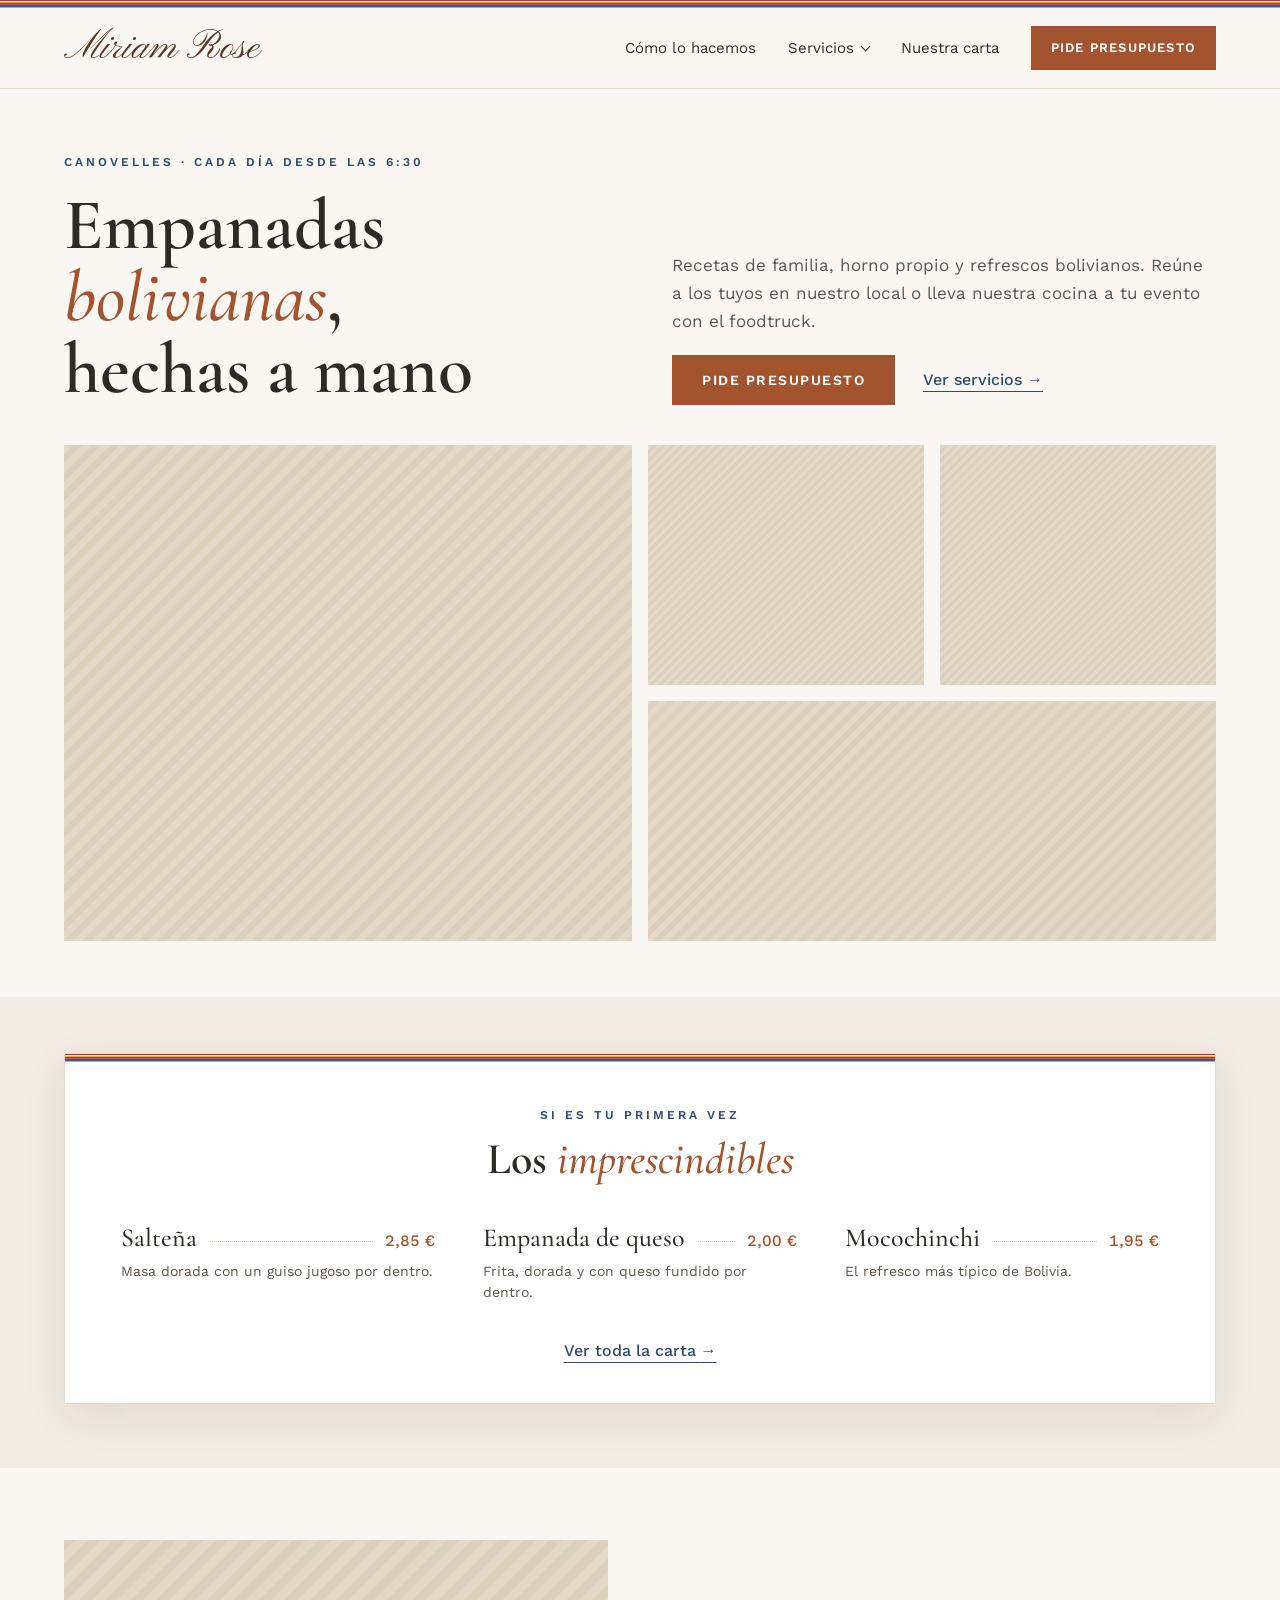
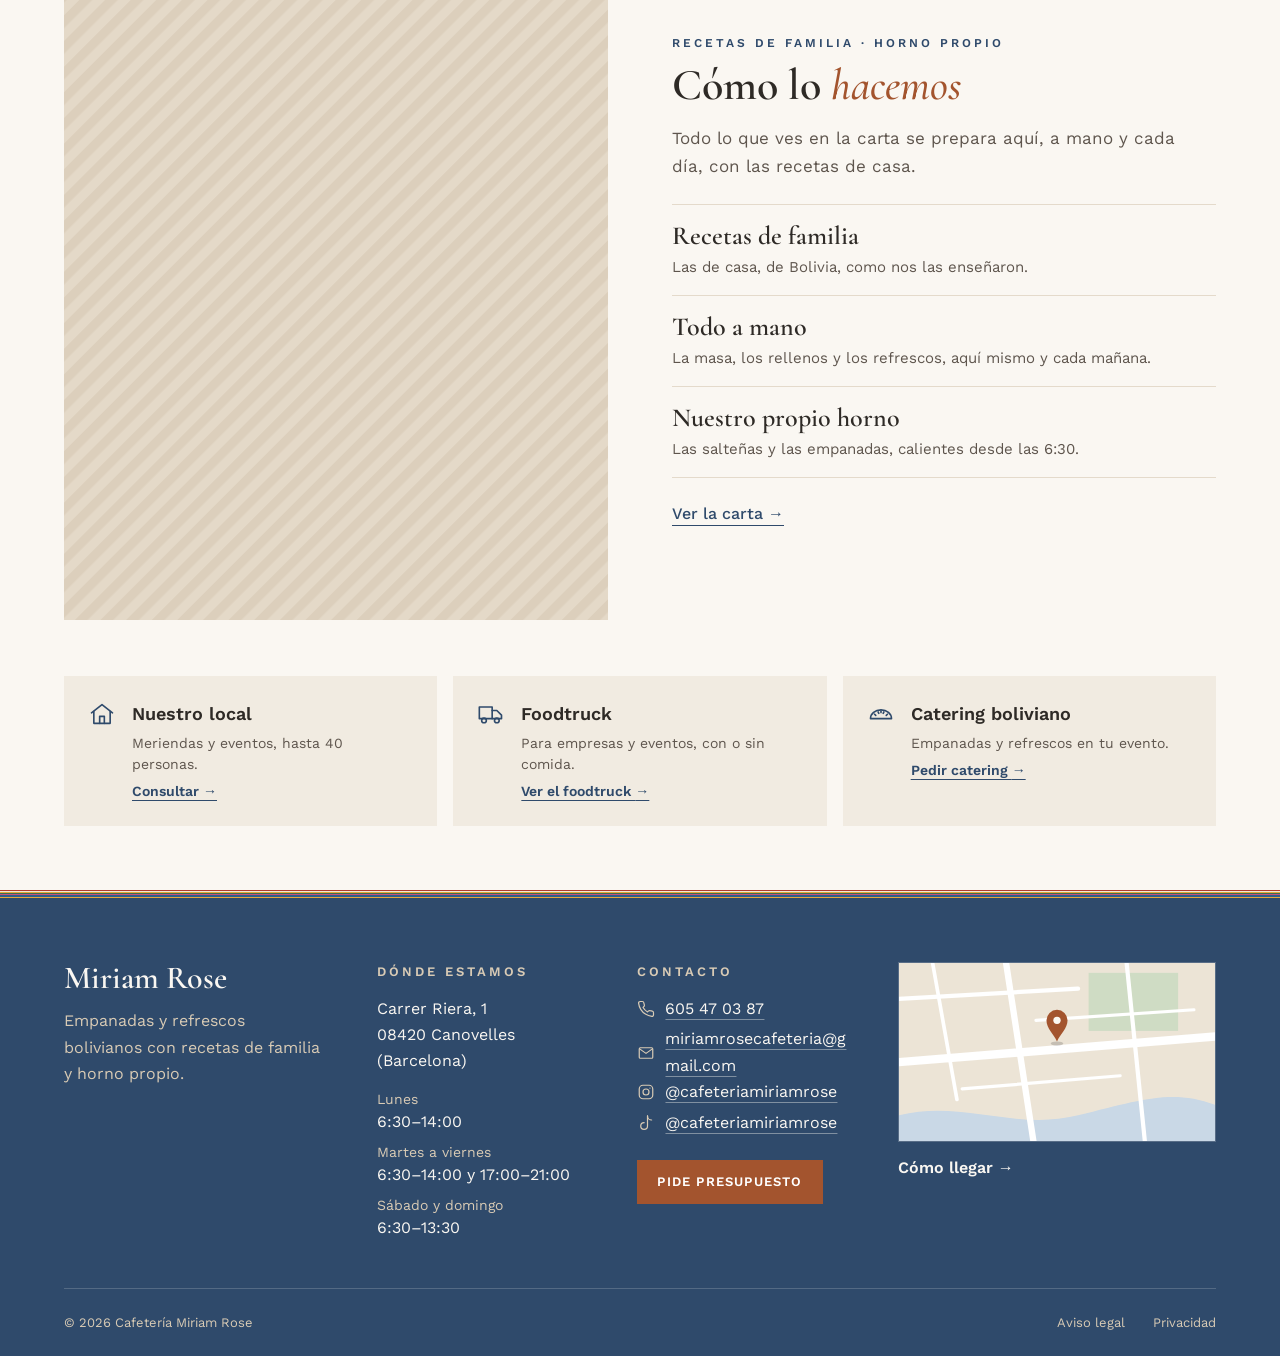
<file: index.html>
<!DOCTYPE html>
<html lang="es">
<head>
    <meta charset="UTF-8">
    <meta name="viewport" content="width=device-width, initial-scale=1.0">
    <meta name="robots" content="noindex">
    <meta name="theme-color" content="#FAF7F2">
    <meta name="color-scheme" content="only light">
    <title>Miriam Rose · Empanadas bolivianas en Canovelles</title>
    <meta name="description" content="Cafetería boliviana en Canovelles: salteñas, empanadas y cuñapés de nuestro horno, refrescos bolivianos y café. Abrimos cada día desde las 6:30.">
    <link rel="stylesheet" href="reset.css">
    <link rel="stylesheet" href="style.css">
    <script src="main.js" defer></script>
</head>
<body>
    <a class="saltar" href="#contenido">Saltar al contenido</a>
    <div class="aguayo" aria-hidden="true"></div>
    <header>
        <div id="header-wrapper">

            <a href="index.html" id="logo" translate="no">Miriam Rose</a>
            <!-- Hamburguesa: solo se ve en tablet y móvil (ver main.js) -->
            <button class="menu-toggle" aria-expanded="false" aria-controls="menu" aria-label="Abrir menú">
                <span></span><span></span><span></span>
            </button>
            <div id="header-nav-wrapper">
                <nav id="menu">
                    <ul role="list">
                        <li><a href="index.html#como-lo-hacemos">Cómo lo hacemos</a></li>
                        <li class="submenu">
                            <!-- Botón (no enlace): abre y cierra la lista de servicios (ver main.js) -->
                            <button class="submenu-toggle" aria-expanded="false" aria-controls="submenu-servicios">Servicios</button>
                            <ul id="submenu-servicios" role="list">
                                <li><a href="local.html">Nuestro local</a></li>
                                <li><a href="foodtruck.html">Foodtruck</a></li>
                                <li><a href="catering.html">Catering</a></li>
                            </ul>
                        </li>
                        <li><a href="carta.html">Nuestra carta</a></li>
                        <li class="presupuesto"><a href="presupuesto.html">Pide presupuesto</a></li>
                    </ul>
                </nav>
            </div>
        </div>
    </header>
    <main id="contenido">
        <div id="main-wrapper">
            <div id="main-container-0">
                <div>
                    <p class="etiqueta">Canovelles · Cada día desde las 6:30</p>
                    <h1>Empanadas <em>bolivianas</em>, hechas a mano</h1>
                </div>
                <div> 
                    <p class="intro">Recetas de familia, horno propio y refrescos bolivianos. Reúne a los tuyos en nuestro local o lleva nuestra cocina a tu evento con el foodtruck.</p>
                    <ul>
                        <li class="presupuesto"><a href="presupuesto.html">Pide presupuesto</a></li>
                        <li class="enlace-servicios"><a href="#main-container-01">Ver servicios <span aria-hidden="true">→</span></a></li>
                    </ul>
                </div>
            </div>
            <div id="mosaico" tabindex="0" role="region" aria-label="Fotos de la cafetería">
                <img src="img/placeholder.svg" alt="Empanadas recién hechas" class="foto-grande" width="1200" height="900" fetchpriority="high">
                <img src="img/placeholder.svg" alt="El horno de la cafetería" width="1200" height="900">
                <img src="img/placeholder.svg" alt="Refrescos bolivianos" width="1200" height="900">
                <img src="img/placeholder.svg" alt="El foodtruck" class="foto-alargada" width="1200" height="900">
            </div>
            <!-- Puntos del carrusel: solo en móvil, los crea main.js -->
            <div id="puntos-mosaico" class="puntos"></div>
            <!-- Los imprescindibles de la carta: en ordenador, un trocito de la hoja de papel; en móvil, tarjetas con foto.
                 Los mismos productos y precios están en carta.html: si cambian, cambiarlos en los dos -->
            <section class="imprescindibles-portada" aria-labelledby="titulo-imprescindibles">
                <div class="tira">
                    <div class="aguayo" aria-hidden="true"></div>
                    <p class="etiqueta">Si es tu primera vez</p>
                    <h2 id="titulo-imprescindibles">Los <em>imprescindibles</em></h2>
                    <ul class="imprescindibles-lista" role="list">
                        <li class="destacado">
                            <img src="img/placeholder.svg" alt="" width="1200" height="900" loading="lazy">
                            <div class="destacado-texto">
                                <div class="destacado-linea"><h3>Salteña</h3><span class="linea-puntos" aria-hidden="true"></span><p class="precio">2,85 €</p></div>
                                <p class="destacado-desc">Masa dorada con un guiso jugoso por dentro.</p>
                            </div>
                        </li>
                        <li class="destacado">
                            <img src="img/placeholder.svg" alt="" width="1200" height="900" loading="lazy">
                            <div class="destacado-texto">
                                <div class="destacado-linea"><h3>Empanada de queso</h3><span class="linea-puntos" aria-hidden="true"></span><p class="precio">2,00 €</p></div>
                                <p class="destacado-desc">Frita, dorada y con queso fundido por dentro.</p>
                            </div>
                        </li>
                        <li class="destacado">
                            <img src="img/placeholder.svg" alt="" width="1200" height="900" loading="lazy">
                            <div class="destacado-texto">
                                <div class="destacado-linea"><h3>Mocochinchi</h3><span class="linea-puntos" aria-hidden="true"></span><p class="precio">1,95 €</p></div>
                                <p class="destacado-desc">El refresco más típico de Bolivia.</p>
                            </div>
                        </li>
                    </ul>
                    <a class="enlace-carta" href="carta.html">Ver toda la carta <span aria-hidden="true">→</span></a>
                </div>
            </section>
            <!-- Cómo lo hacemos (opción C, 02/11): el enlace «Cómo lo hacemos» del menú baja hasta aquí. Textos de ejemplo: que los confirme el cliente -->
            <section id="como-lo-hacemos" aria-labelledby="titulo-como">
                <img src="img/placeholder.svg" alt="" width="1200" height="900" loading="lazy">
                <div>
                    <p class="etiqueta">Recetas de familia · Horno propio</p>
                    <h2 id="titulo-como">Cómo lo <em>hacemos</em></h2>
                    <p class="intro">Todo lo que ves en la carta se prepara aquí, a mano y cada día, con las recetas de casa.</p>
                    <div class="claves">
                        <div class="clave">
                            <h3>Recetas de familia</h3>
                            <p>Las de casa, de Bolivia, como nos las enseñaron.</p>
                        </div>
                        <div class="clave">
                            <h3>Todo a mano</h3>
                            <p>La masa, los rellenos y los refrescos, aquí mismo y cada mañana.</p>
                        </div>
                        <div class="clave">
                            <h3>Nuestro propio horno</h3>
                            <p>Las salteñas y las empanadas, calientes desde las 6:30.</p>
                        </div>
                    </div>
                    <a class="enlace-carta" href="carta.html">Ver la carta <span aria-hidden="true">→</span></a>
                </div>
            </section>
            <div id="main-container-01">
                <div class="tarjeta">
                    <img src="img/iconos/local.svg" alt="" width="28" height="28" loading="lazy">
                    <div class="tarjeta-texto">
                        <h2>Nuestro local</h2>
                        <p>Meriendas y eventos, hasta 40 personas.</p>
                        <a href="local.html">Consultar <span aria-hidden="true">→</span></a>
                    </div>
                </div>
                <div class="tarjeta">
                    <img src="img/iconos/foodtruck.svg" alt="" width="28" height="28" loading="lazy">
                    <div class="tarjeta-texto">
                        <h2>Foodtruck</h2>
                        <p>Para empresas y eventos, con o sin comida.</p>
                        <a href="foodtruck.html">Ver el foodtruck <span aria-hidden="true">→</span></a>
                    </div>
                </div>
                <div class="tarjeta">
                    <img src="img/iconos/catering.svg" alt="" width="28" height="28" loading="lazy">
                    <div class="tarjeta-texto">
                        <h2>Catering boliviano</h2>
                        <p>Empanadas y refrescos en tu evento.</p>
                        <a href="catering.html">Pedir catering <span aria-hidden="true">→</span></a>
                    </div>
                </div>
            </div>
        </div>

    </main>
    <div class="aguayo" aria-hidden="true"></div>
    <footer>
        <div id="footer-wrapper">
            <div id="footer-container-0">
                <div id="sobre-nosotros">
                    <p class="footer-marca" translate="no">Miriam Rose</p>
                    <p>Empanadas y refrescos bolivianos con recetas de familia y horno propio.</p>
                </div>
                <div id="donde-estamos">
                    <h2>Dónde estamos</h2>
                    <address>Carrer Riera, 1<br>08420 Canovelles (Barcelona)</address>
                    <dl class="horario">
                        <dt>Lunes</dt>
                        <dd><span>6:30–14:00</span></dd>
                        <dt>Martes a viernes</dt>
                        <dd><span>6:30–14:00</span> y <span>17:00–21:00</span></dd>
                        <dt>Sábado y domingo</dt>
                        <dd><span>6:30–13:30</span></dd>
                    </dl>
                </div>
                <div id="contacto">
                    <h2>Contacto</h2>
                    <p>
                        <a href="tel:+34605470387" class="con-icono"><img src="img/iconos/telefono.svg" alt="" width="18" height="18" loading="lazy">605 47 03 87</a><br>
                        <a href="mailto:miriamrosecafeteria@gmail.com" class="con-icono"><img src="img/iconos/correo.svg" alt="" width="18" height="18" loading="lazy">miriamrosecafeteria@gmail.com</a><br>
                        <a href="https://www.instagram.com/cafeteriamiriamrose/" target="_blank" rel="noopener" class="con-icono"><img src="img/iconos/instagram.svg" alt="Instagram:" width="18" height="18" loading="lazy">@cafeteriamiriamrose<span class="sr-only"> (se abre en otra pestaña)</span></a><br>
                        <a href="https://www.tiktok.com/@cafeteriamiriamrose" target="_blank" rel="noopener" class="con-icono"><img src="img/iconos/tiktok.svg" alt="TikTok:" width="18" height="18" loading="lazy">@cafeteriamiriamrose<span class="sr-only"> (se abre en otra pestaña)</span></a>
                    </p>
                    <p class="presupuesto"><a href="presupuesto.html">Pide presupuesto</a></p>
                </div>
                <div id="mapa">
                    <!-- Toda la columna es un solo enlace: la imagen y el texto llevan a Google Maps -->
                    <a href="https://www.google.com/maps/search/?api=1&query=Cafeteria%20Miriam%20Rose%2C%20Carrer%20Riera%201%2C%20Canovelles" target="_blank" rel="noopener">
                        <img src="img/mapa-provisional.svg" alt="Mapa de la zona de la cafetería" width="600" height="360" loading="lazy">
                        <span>Cómo llegar <span aria-hidden="true">→</span><span class="sr-only"> (se abre en otra pestaña)</span></span>
                    </a>
                </div>
            </div>
            <div id="copyright-container">
                <small>&copy; 2026 Cafetería <span translate="no">Miriam Rose</span></small>
                <ul role="list">
                    <li><a href="aviso-legal.html">Aviso legal</a></li>
                    <li><a href="politica-privacidad.html">Privacidad</a></li>
                </ul>
            </div>
        </div>
    </footer>
</body>
</html>
</file>
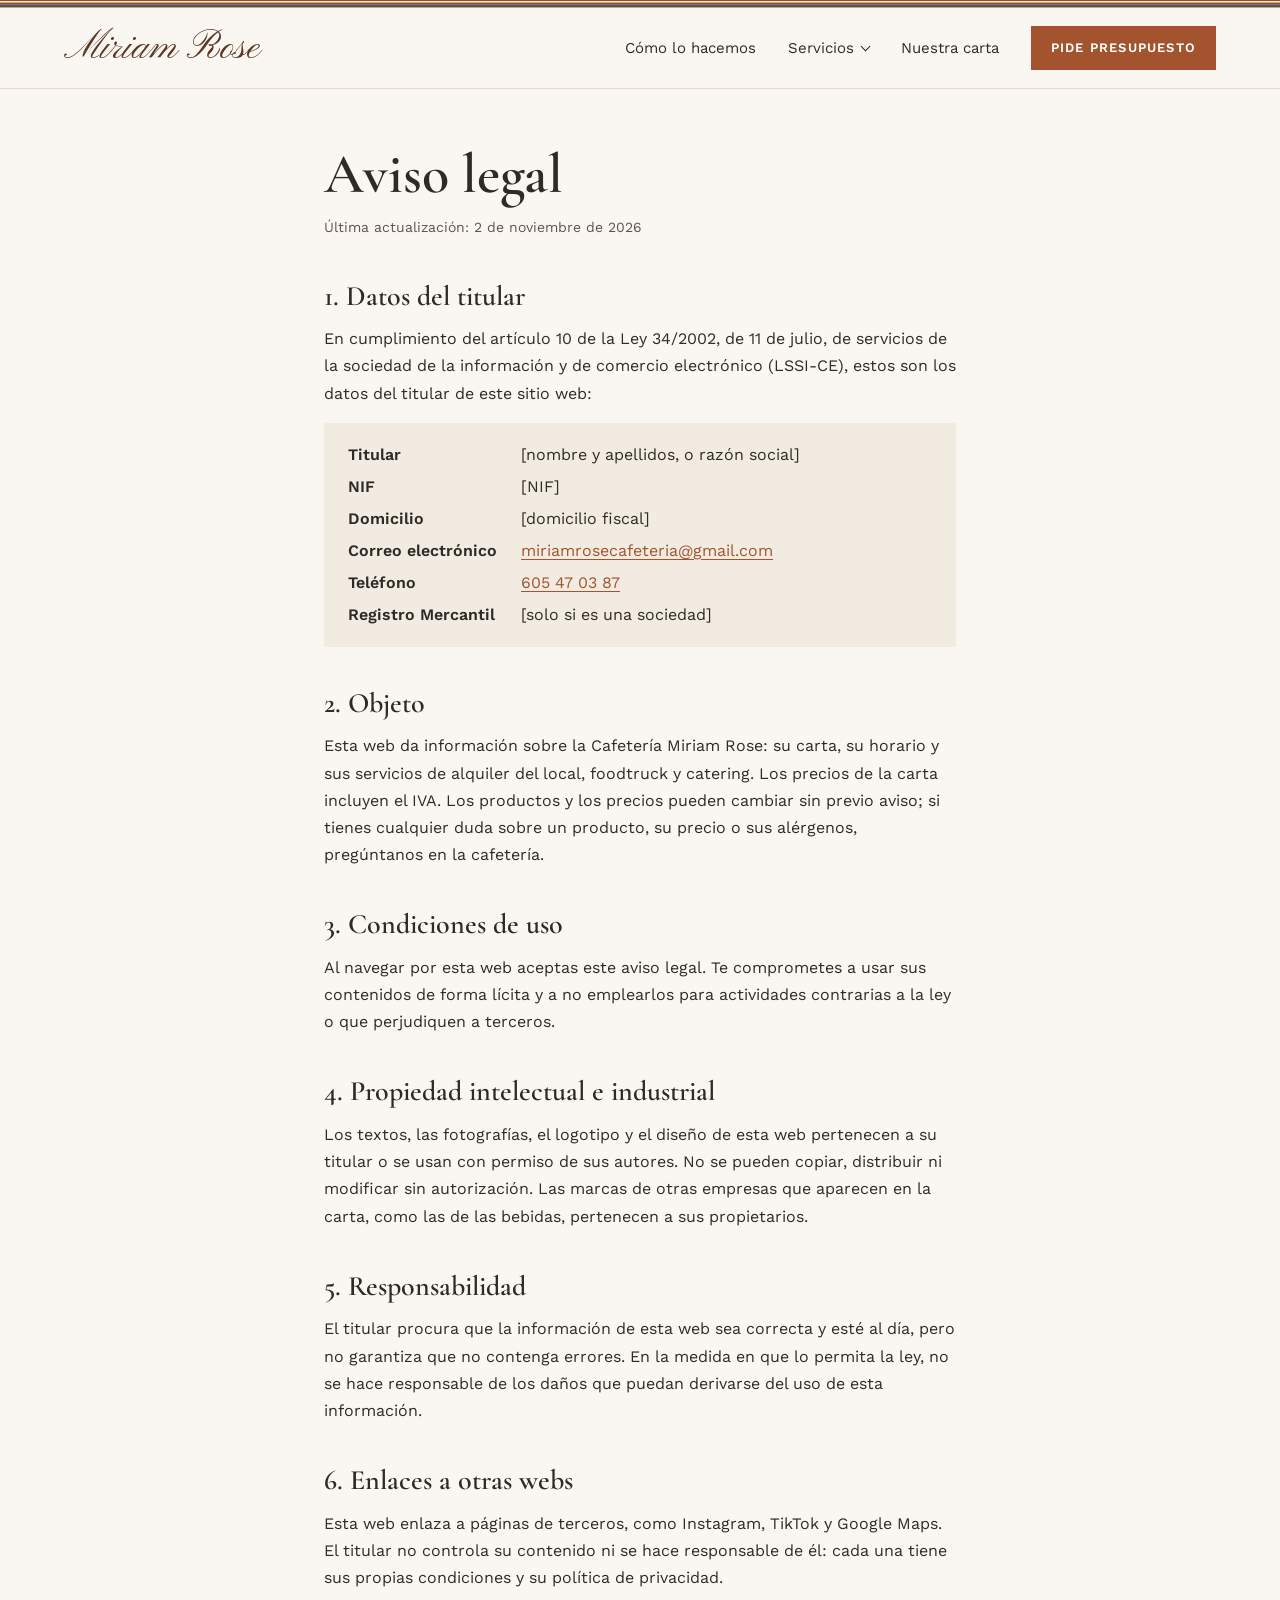
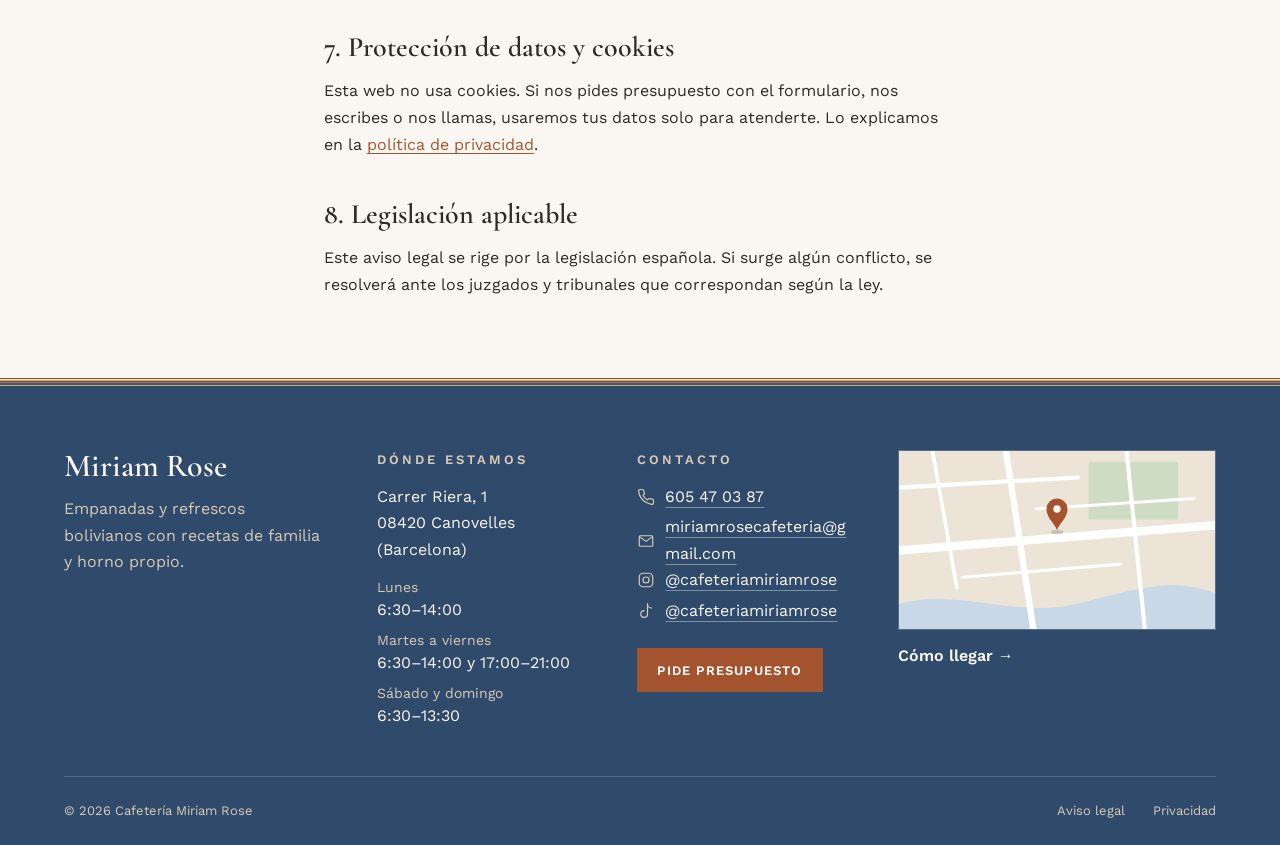
<file: aviso-legal.html>
<!DOCTYPE html>
<html lang="es">
<head>
    <meta charset="UTF-8">
    <meta name="viewport" content="width=device-width, initial-scale=1.0">
    <meta name="robots" content="noindex">
    <meta name="theme-color" content="#FAF7F2">
    <meta name="color-scheme" content="only light">
    <title>Aviso legal · Miriam Rose, Canovelles</title>
    <meta name="description" content="Aviso legal de la Cafetería Miriam Rose, en Canovelles: datos del titular, condiciones de uso, propiedad intelectual y legislación aplicable.">
    <link rel="stylesheet" href="reset.css">
    <link rel="stylesheet" href="style.css">
    <link rel="stylesheet" href="legal.css">
    <script src="main.js" defer></script>
</head>
<body>
    <a class="saltar" href="#contenido">Saltar al contenido</a>
    <div class="aguayo" aria-hidden="true"></div>
    <header>
        <div id="header-wrapper">

            <a href="index.html" id="logo" translate="no">Miriam Rose</a>
            <!-- Hamburguesa: solo se ve en tablet y móvil (ver main.js) -->
            <button class="menu-toggle" aria-expanded="false" aria-controls="menu" aria-label="Abrir menú">
                <span></span><span></span><span></span>
            </button>
            <div id="header-nav-wrapper">
                <nav id="menu">
                    <ul role="list">
                        <li><a href="index.html#como-lo-hacemos">Cómo lo hacemos</a></li>
                        <li class="submenu">
                            <!-- Botón (no enlace): abre y cierra la lista de servicios (ver main.js) -->
                            <button class="submenu-toggle" aria-expanded="false" aria-controls="submenu-servicios">Servicios</button>
                            <ul id="submenu-servicios" role="list">
                                <li><a href="local.html">Nuestro local</a></li>
                                <li><a href="foodtruck.html">Foodtruck</a></li>
                                <li><a href="catering.html">Catering</a></li>
                            </ul>
                        </li>
                        <li><a href="carta.html">Nuestra carta</a></li>
                        <li class="presupuesto"><a href="presupuesto.html">Pide presupuesto</a></li>
                    </ul>
                </nav>
            </div>
        </div>
    </header>
    <main id="contenido">
        <article class="legal">
            <h1>Aviso legal</h1>
            <p class="legal-fecha">Última actualización: 2 de noviembre de 2026</p>
            <section>
                <h2>1. Datos del titular</h2>
                <p>En cumplimiento del artículo 10 de la Ley 34/2002, de 11 de julio, de servicios de la sociedad de la información y de comercio electrónico (LSSI-CE), estos son los datos del titular de este sitio web:</p>
                <dl class="legal-datos">
                    <dt>Titular</dt>
                    <dd>[nombre y apellidos, o razón social]</dd>
                    <dt>NIF</dt>
                    <dd>[NIF]</dd>
                    <dt>Domicilio</dt>
                    <dd>[domicilio fiscal]</dd>
                    <dt>Correo electrónico</dt>
                    <dd><a href="mailto:miriamrosecafeteria@gmail.com">miriamrosecafeteria@gmail.com</a></dd>
                    <dt>Teléfono</dt>
                    <dd><a href="tel:+34605470387">605 47 03 87</a></dd>
                    <dt>Registro Mercantil</dt>
                    <dd>[solo si es una sociedad]</dd>
                </dl>
            </section>
            <section>
                <h2>2. Objeto</h2>
                <p>Esta web da información sobre la Cafetería Miriam Rose: su carta, su horario y sus servicios de alquiler del local, foodtruck y catering. Los precios de la carta incluyen el IVA. Los productos y los precios pueden cambiar sin previo aviso; si tienes cualquier duda sobre un producto, su precio o sus alérgenos, pregúntanos en la cafetería.</p>
            </section>
            <section>
                <h2>3. Condiciones de uso</h2>
                <p>Al navegar por esta web aceptas este aviso legal. Te comprometes a usar sus contenidos de forma lícita y a no emplearlos para actividades contrarias a la ley o que perjudiquen a terceros.</p>
            </section>
            <section>
                <h2>4. Propiedad intelectual e industrial</h2>
                <p>Los textos, las fotografías, el logotipo y el diseño de esta web pertenecen a su titular o se usan con permiso de sus autores. No se pueden copiar, distribuir ni modificar sin autorización. Las marcas de otras empresas que aparecen en la carta, como las de las bebidas, pertenecen a sus propietarios.</p>
            </section>
            <section>
                <h2>5. Responsabilidad</h2>
                <p>El titular procura que la información de esta web sea correcta y esté al día, pero no garantiza que no contenga errores. En la medida en que lo permita la ley, no se hace responsable de los daños que puedan derivarse del uso de esta información.</p>
            </section>
            <section>
                <h2>6. Enlaces a otras webs</h2>
                <p>Esta web enlaza a páginas de terceros, como Instagram, TikTok y Google Maps. El titular no controla su contenido ni se hace responsable de él: cada una tiene sus propias condiciones y su política de privacidad.</p>
            </section>
            <section>
                <h2>7. Protección de datos y cookies</h2>
                <p>Esta web no usa cookies. Si nos pides presupuesto con el formulario, nos escribes o nos llamas, usaremos tus datos solo para atenderte. Lo explicamos en la <a href="politica-privacidad.html">política de privacidad</a>.</p>
            </section>
            <section>
                <h2>8. Legislación aplicable</h2>
                <p>Este aviso legal se rige por la legislación española. Si surge algún conflicto, se resolverá ante los juzgados y tribunales que correspondan según la ley.</p>
            </section>
        </article>
    </main>
    <div class="aguayo" aria-hidden="true"></div>
    <footer>
        <div id="footer-wrapper">
            <div id="footer-container-0">
                <div id="sobre-nosotros">
                    <p class="footer-marca" translate="no">Miriam Rose</p>
                    <p>Empanadas y refrescos bolivianos con recetas de familia y horno propio.</p>
                </div>
                <div id="donde-estamos">
                    <h2>Dónde estamos</h2>
                    <address>Carrer Riera, 1<br>08420 Canovelles (Barcelona)</address>
                    <dl class="horario">
                        <dt>Lunes</dt>
                        <dd><span>6:30–14:00</span></dd>
                        <dt>Martes a viernes</dt>
                        <dd><span>6:30–14:00</span> y <span>17:00–21:00</span></dd>
                        <dt>Sábado y domingo</dt>
                        <dd><span>6:30–13:30</span></dd>
                    </dl>
                </div>
                <div id="contacto">
                    <h2>Contacto</h2>
                    <p>
                        <a href="tel:+34605470387" class="con-icono"><img src="img/iconos/telefono.svg" alt="" width="18" height="18" loading="lazy">605 47 03 87</a><br>
                        <a href="mailto:miriamrosecafeteria@gmail.com" class="con-icono"><img src="img/iconos/correo.svg" alt="" width="18" height="18" loading="lazy">miriamrosecafeteria@gmail.com</a><br>
                        <a href="https://www.instagram.com/cafeteriamiriamrose/" target="_blank" rel="noopener" class="con-icono"><img src="img/iconos/instagram.svg" alt="Instagram:" width="18" height="18" loading="lazy">@cafeteriamiriamrose<span class="sr-only"> (se abre en otra pestaña)</span></a><br>
                        <a href="https://www.tiktok.com/@cafeteriamiriamrose" target="_blank" rel="noopener" class="con-icono"><img src="img/iconos/tiktok.svg" alt="TikTok:" width="18" height="18" loading="lazy">@cafeteriamiriamrose<span class="sr-only"> (se abre en otra pestaña)</span></a>
                    </p>
                    <p class="presupuesto"><a href="presupuesto.html">Pide presupuesto</a></p>
                </div>
                <div id="mapa">
                    <!-- Toda la columna es un solo enlace: la imagen y el texto llevan a Google Maps -->
                    <a href="https://www.google.com/maps/search/?api=1&query=Cafeteria%20Miriam%20Rose%2C%20Carrer%20Riera%201%2C%20Canovelles" target="_blank" rel="noopener">
                        <img src="img/mapa-provisional.svg" alt="Mapa de la zona de la cafetería" width="600" height="360" loading="lazy">
                        <span>Cómo llegar <span aria-hidden="true">→</span><span class="sr-only"> (se abre en otra pestaña)</span></span>
                    </a>
                </div>
            </div>
            <div id="copyright-container">
                <small>&copy; 2026 Cafetería <span translate="no">Miriam Rose</span></small>
                <ul role="list">
                    <li><a href="aviso-legal.html" aria-current="page">Aviso legal</a></li>
                    <li><a href="politica-privacidad.html">Privacidad</a></li>
                </ul>
            </div>
        </div>
    </footer>
</body>
</html>
</file>
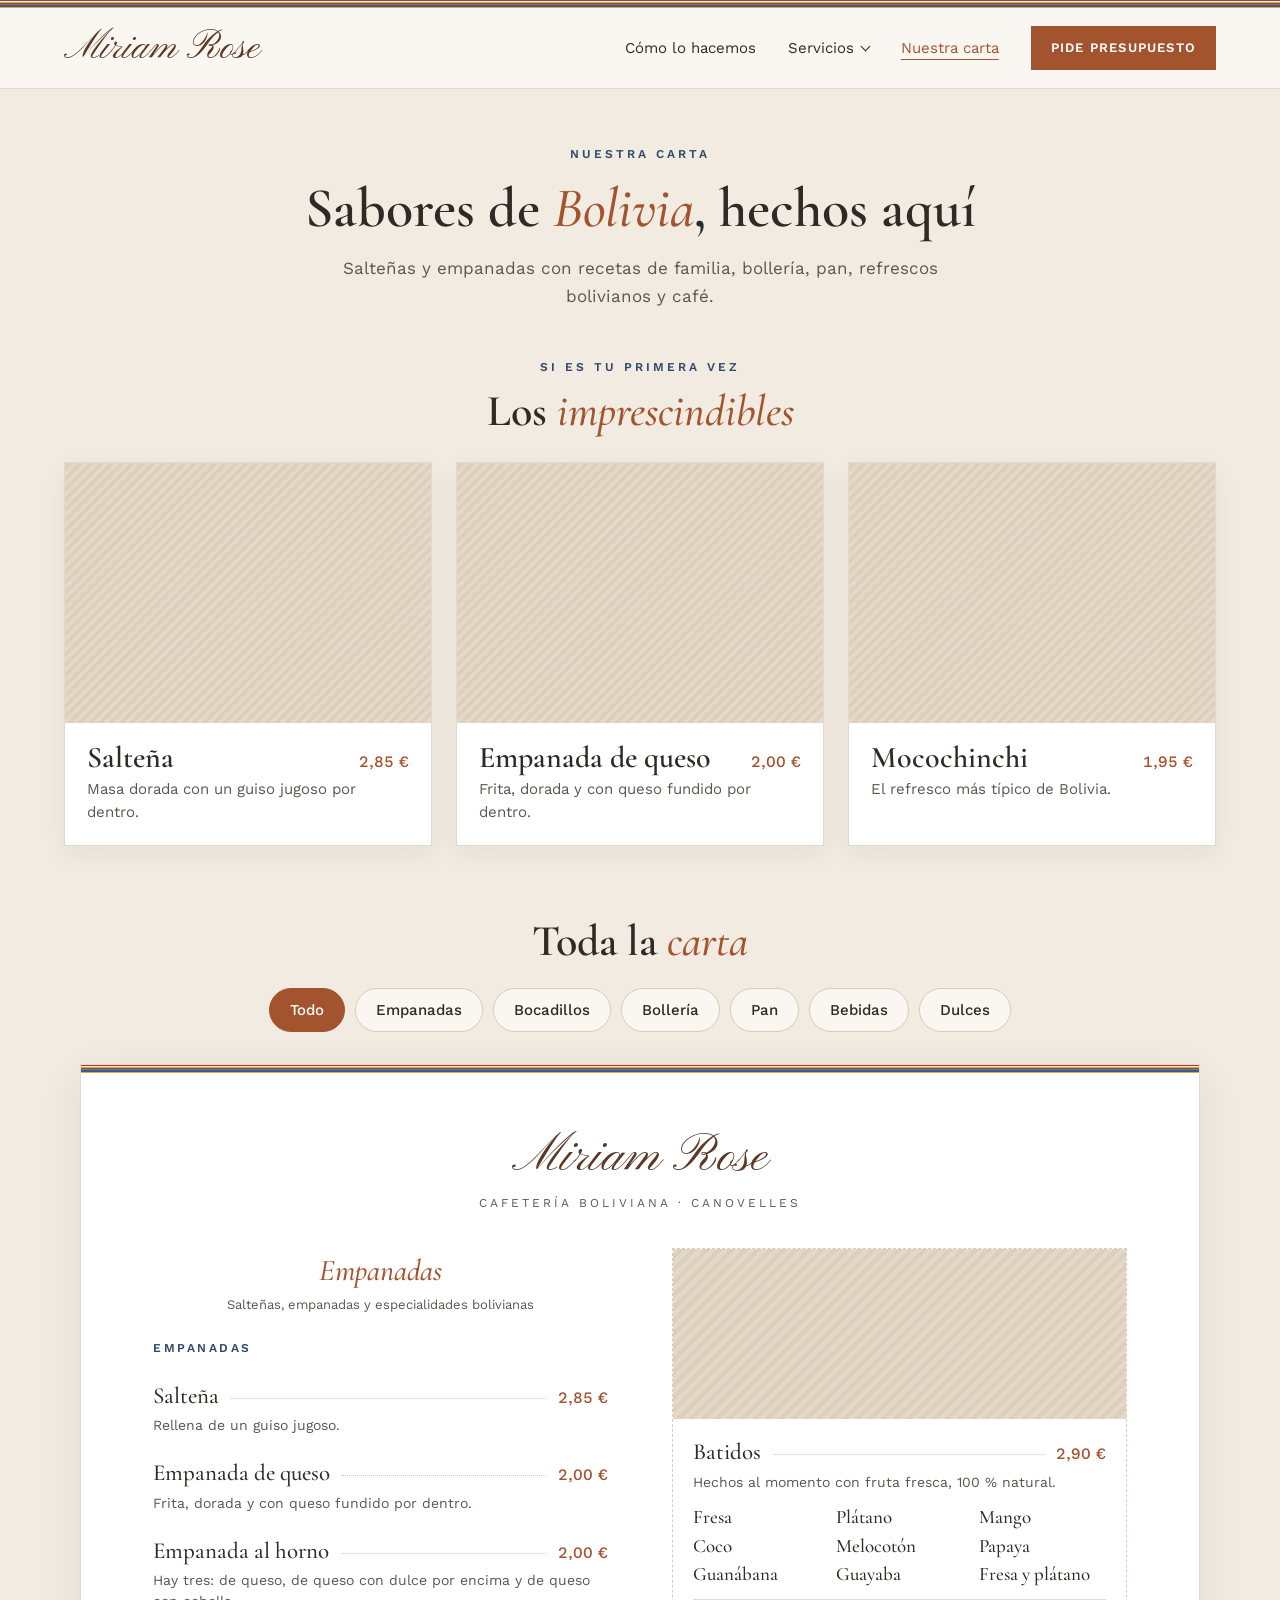
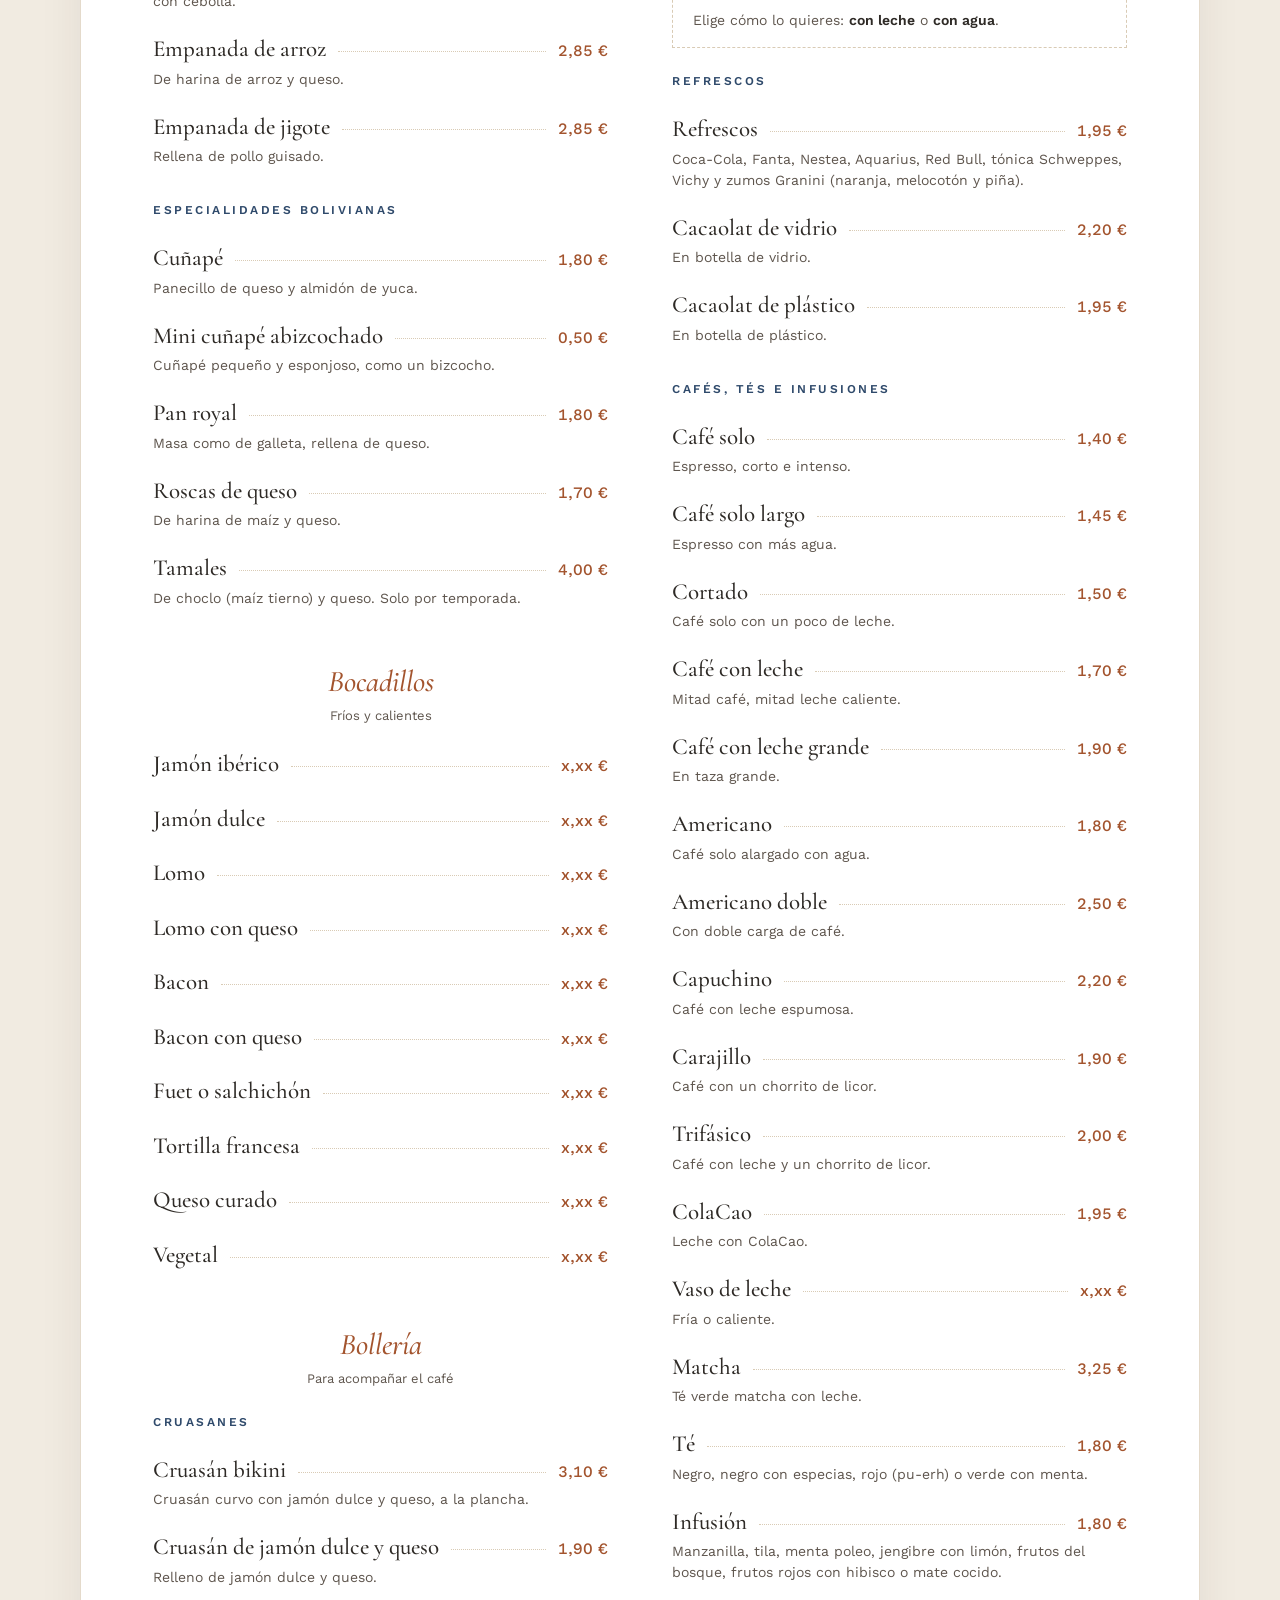
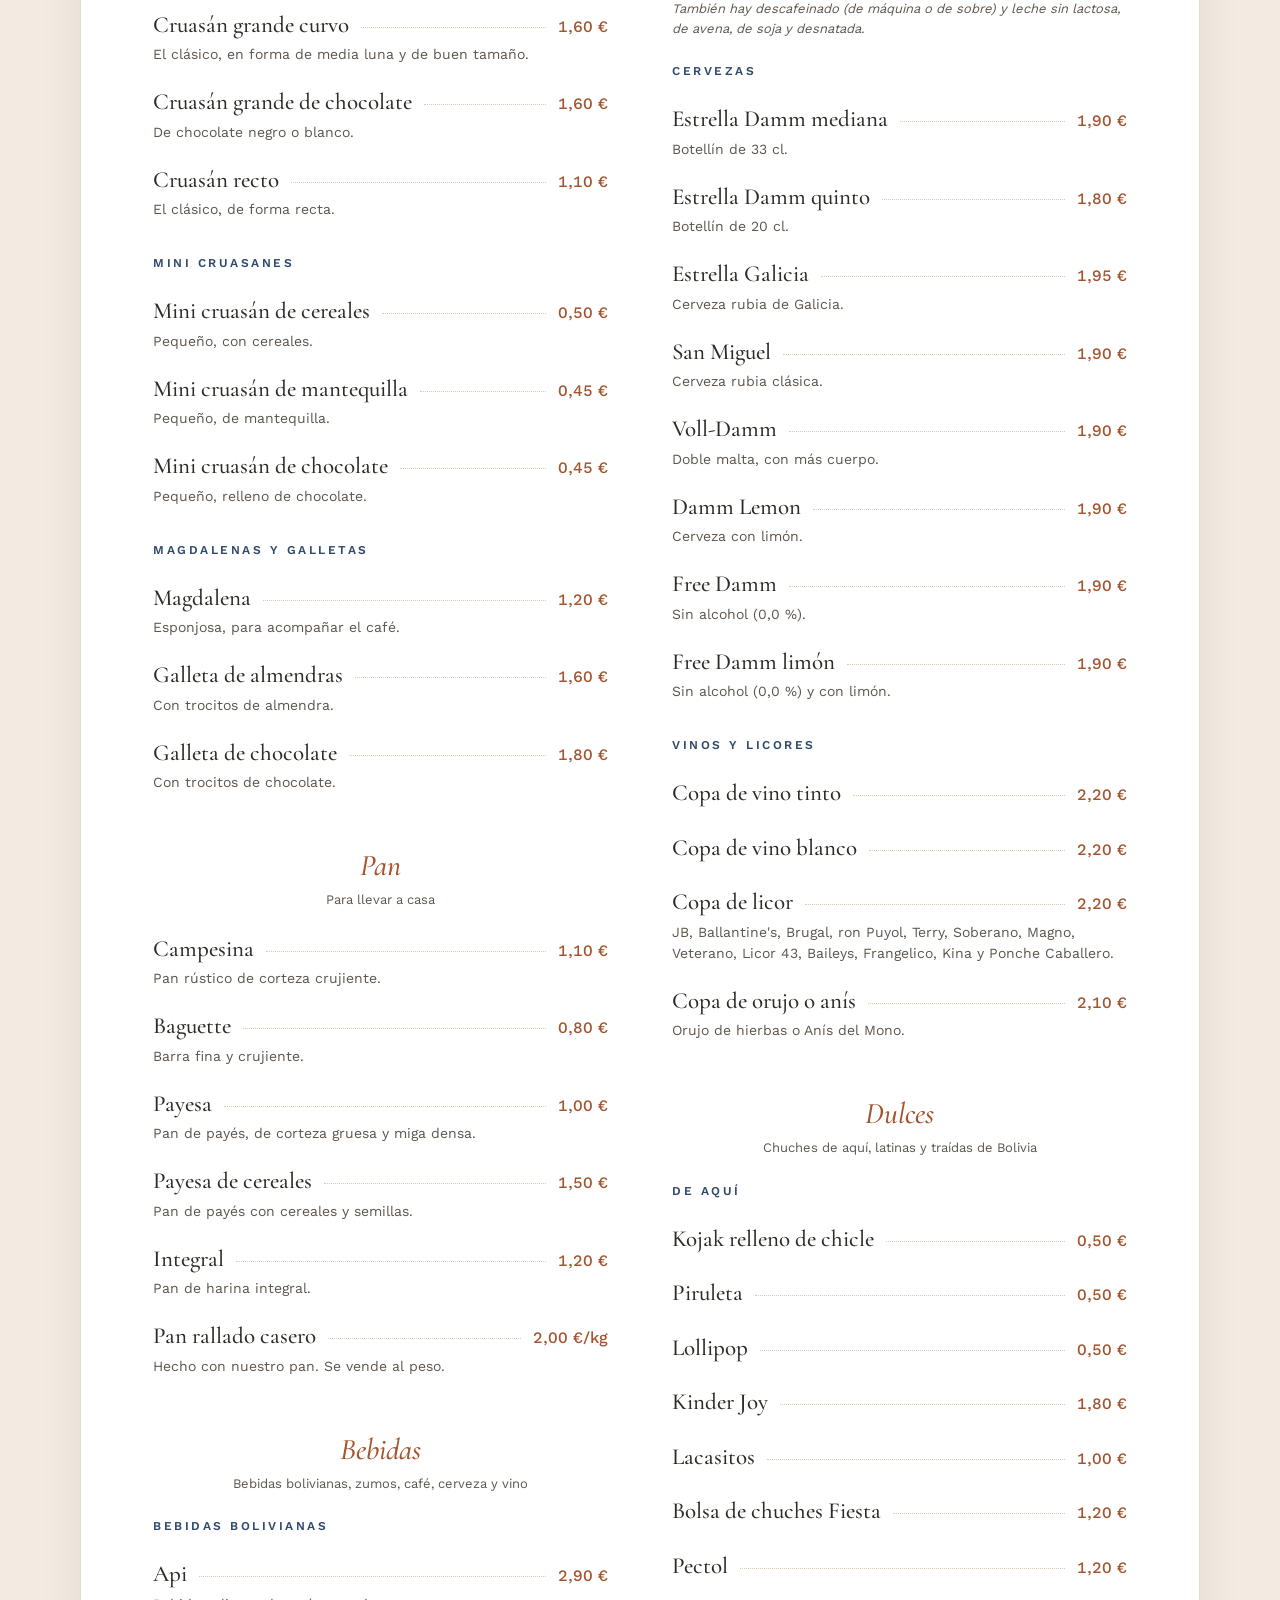
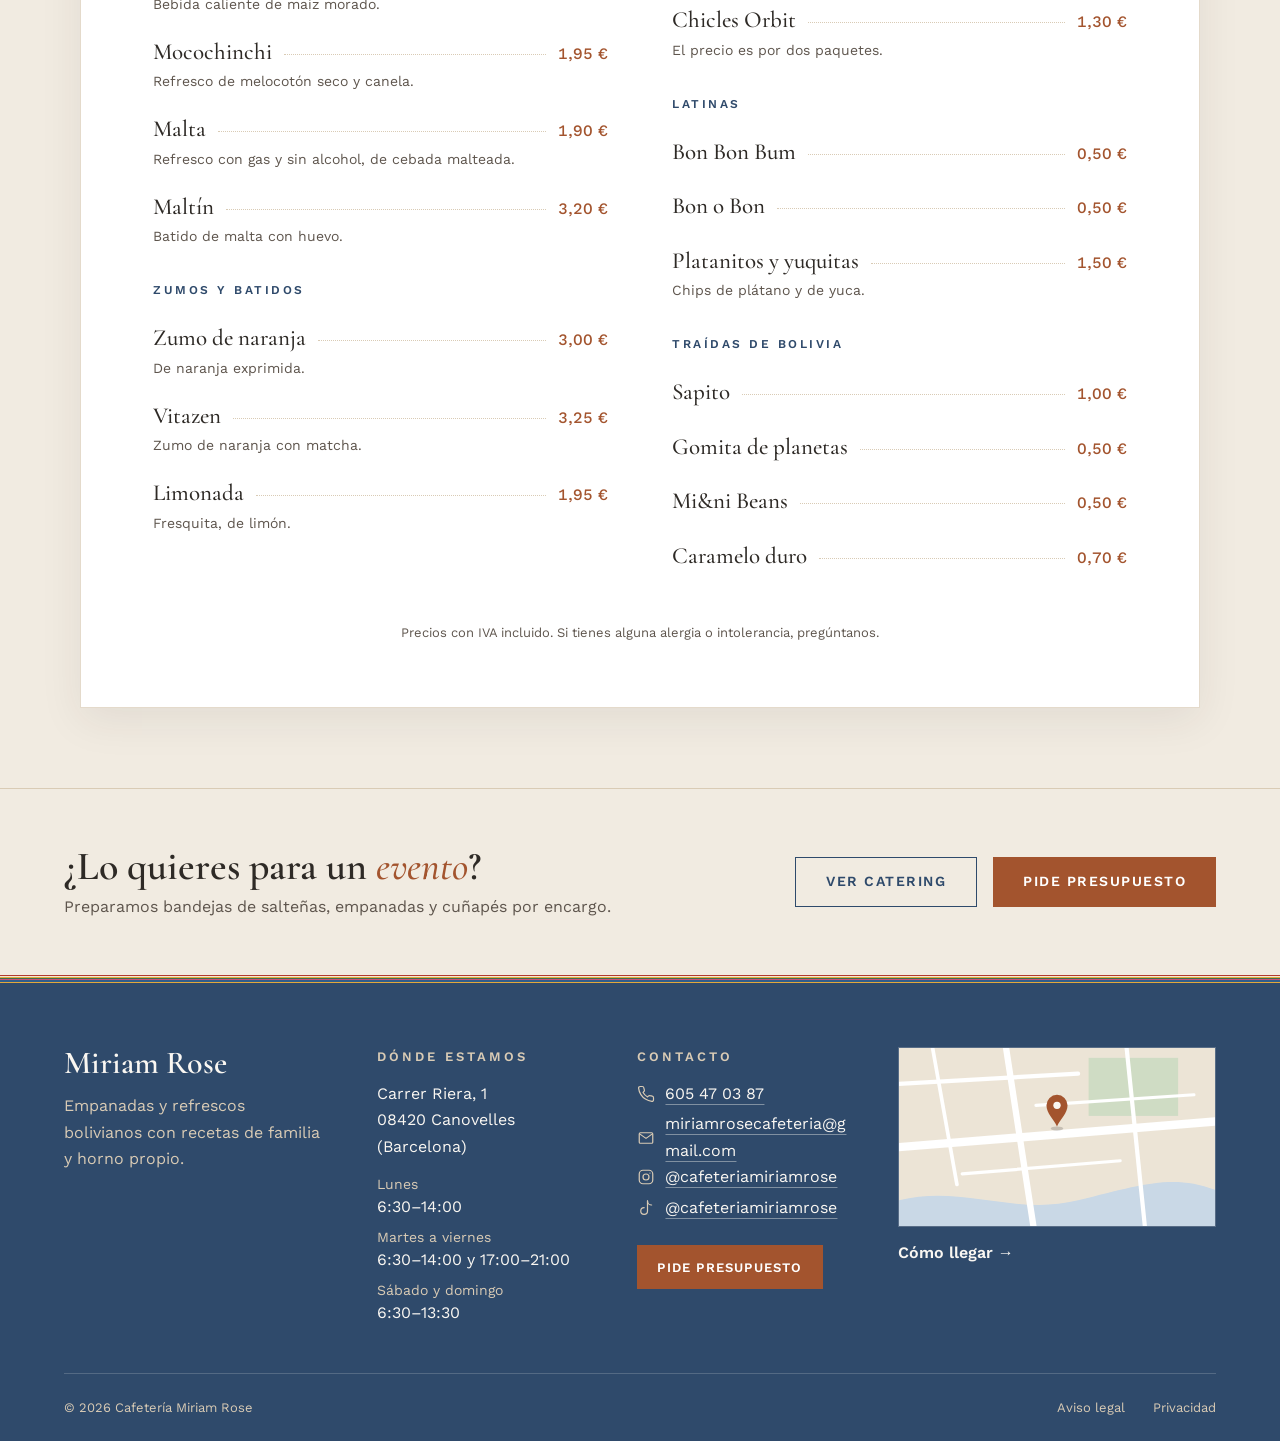
<file: carta.html>
<!DOCTYPE html>
<html lang="es">
<head>
    <meta charset="UTF-8">
    <meta name="viewport" content="width=device-width, initial-scale=1.0">
    <meta name="robots" content="noindex">
    <meta name="theme-color" content="#FAF7F2">
    <meta name="color-scheme" content="only light">
    <title>Nuestra carta · Miriam Rose, Canovelles</title>
    <meta name="description" content="La carta de Miriam Rose en Canovelles: salteñas, empanadas y cuñapés, bollería, pan, refrescos bolivianos y café, con recetas de familia.">
    <link rel="stylesheet" href="reset.css">
    <link rel="stylesheet" href="style.css">
    <link rel="stylesheet" href="servicio.css">
    <link rel="stylesheet" href="carta.css">
    <script src="main.js" defer></script>
    <script src="carta.js" defer></script>
</head>
<body>
    <a class="saltar" href="#contenido">Saltar al contenido</a>
    <div class="aguayo" aria-hidden="true"></div>
    <header>
        <div id="header-wrapper">

            <a href="index.html" id="logo" translate="no">Miriam Rose</a>
            <!-- Hamburguesa: solo se ve en tablet y móvil (ver main.js) -->
            <button class="menu-toggle" aria-expanded="false" aria-controls="menu" aria-label="Abrir menú">
                <span></span><span></span><span></span>
            </button>
            <div id="header-nav-wrapper">
                <nav id="menu">
                    <ul role="list">
                        <li><a href="index.html#como-lo-hacemos">Cómo lo hacemos</a></li>
                        <li class="submenu">
                            <!-- Botón (no enlace): abre y cierra la lista de servicios (ver main.js) -->
                            <button class="submenu-toggle" aria-expanded="false" aria-controls="submenu-servicios">Servicios</button>
                            <ul id="submenu-servicios" role="list">
                                <li><a href="local.html">Nuestro local</a></li>
                                <li><a href="foodtruck.html">Foodtruck</a></li>
                                <li><a href="catering.html">Catering</a></li>
                            </ul>
                        </li>
                        <li><a href="carta.html" aria-current="page">Nuestra carta</a></li>
                        <li class="presupuesto"><a href="presupuesto.html">Pide presupuesto</a></li>
                    </ul>
                </nav>
            </div>
        </div>
    </header>
    <main id="contenido">
        <div id="carta-fondo">
            <div id="carta-wrapper">
                <div id="carta-cabecera">
                    <p class="etiqueta">Nuestra carta</p>
                    <h1>Sabores de <em>Bolivia</em>, hechos aquí</h1>
                    <p class="intro">Salteñas y empanadas con recetas de familia, bollería, pan, refrescos bolivianos y café.</p>
                </div>

                <!-- Carta real del cliente (07/10). Los "x,xx €" son productos sin precio todavía: pedírselo al cliente -->
                <!-- Recomendados: un grupo por filtro; carta.js enseña el del botón pulsado (sin JavaScript se ve el de "todo") -->
                <section id="imprescindibles" aria-label="Recomendados">
                    <div class="recomendados-grupo" data-categoria="todo">
                        <p class="etiqueta">Si es tu primera vez</p>
                        <h2>Los <em>imprescindibles</em></h2>
                        <div class="imprescindibles-lista">
                            <article class="destacado">
                                <img src="img/placeholder.svg" alt="" width="1200" height="900">
                                <div class="destacado-texto">
                                    <div class="destacado-linea">
                                        <h3>Salteña</h3>
                                        <p class="precio">2,85 €</p>
                                    </div>
                                    <p class="destacado-desc">Masa dorada con un guiso jugoso por dentro.</p>
                                </div>
                            </article>
                            <article class="destacado">
                                <img src="img/placeholder.svg" alt="" width="1200" height="900">
                                <div class="destacado-texto">
                                    <div class="destacado-linea">
                                        <h3>Empanada de queso</h3>
                                        <p class="precio">2,00 €</p>
                                    </div>
                                    <p class="destacado-desc">Frita, dorada y con queso fundido por dentro.</p>
                                </div>
                            </article>
                            <article class="destacado">
                                <img src="img/placeholder.svg" alt="" width="1200" height="900">
                                <div class="destacado-texto">
                                    <div class="destacado-linea">
                                        <h3>Mocochinchi</h3>
                                        <p class="precio">1,95 €</p>
                                    </div>
                                    <p class="destacado-desc">El refresco más típico de Bolivia.</p>
                                </div>
                            </article>
                        </div>
                    </div>
                    <div class="recomendados-grupo" data-categoria="empanadas" hidden>
                        <p class="etiqueta">Recomendados</p>
                        <h2>Nuestras mejores <em>empanadas</em></h2>
                        <div class="imprescindibles-lista">
                            <article class="destacado">
                                <img src="img/placeholder.svg" alt="" width="1200" height="900" loading="lazy">
                                <div class="destacado-texto">
                                    <div class="destacado-linea">
                                        <h3>Empanada de queso</h3>
                                        <p class="precio">2,00 €</p>
                                    </div>
                                    <p class="destacado-desc">Frita, dorada y con queso fundido por dentro.</p>
                                </div>
                            </article>
                            <article class="destacado">
                                <img src="img/placeholder.svg" alt="" width="1200" height="900" loading="lazy">
                                <div class="destacado-texto">
                                    <div class="destacado-linea">
                                        <h3>Cuñapé</h3>
                                        <p class="precio">1,80 €</p>
                                    </div>
                                    <p class="destacado-desc">Crujiente por fuera y tierno por dentro.</p>
                                </div>
                            </article>
                            <article class="destacado">
                                <img src="img/placeholder.svg" alt="" width="1200" height="900" loading="lazy">
                                <div class="destacado-texto">
                                    <div class="destacado-linea">
                                        <h3>Salteña</h3>
                                        <p class="precio">2,85 €</p>
                                    </div>
                                    <p class="destacado-desc">Masa dorada con un guiso jugoso por dentro.</p>
                                </div>
                            </article>
                        </div>
                    </div>
                    <div class="recomendados-grupo" data-categoria="bolleria" hidden>
                        <p class="etiqueta">Recomendado</p>
                        <h2>Para acompañar el <em>café</em></h2>
                        <div class="imprescindibles-lista">
                            <article class="destacado">
                                <img src="img/placeholder.svg" alt="" width="1200" height="900" loading="lazy">
                                <div class="destacado-texto">
                                    <div class="destacado-linea">
                                        <h3>Cruasán bikini</h3>
                                        <p class="precio">3,10 €</p>
                                    </div>
                                    <p class="destacado-desc">Cruasán curvo con jamón dulce y queso, a la plancha.</p>
                                </div>
                            </article>
                        </div>
                    </div>
                    <div class="recomendados-grupo" data-categoria="pan" hidden>
                        <p class="etiqueta">Recomendado</p>
                        <h2>Nuestro <em>pan</em> favorito</h2>
                        <div class="imprescindibles-lista">
                            <article class="destacado">
                                <img src="img/placeholder.svg" alt="" width="1200" height="900" loading="lazy">
                                <div class="destacado-texto">
                                    <div class="destacado-linea">
                                        <h3>Campesina</h3>
                                        <p class="precio">1,10 €</p>
                                    </div>
                                    <p class="destacado-desc">Pan rústico de corteza crujiente.</p>
                                </div>
                            </article>
                        </div>
                    </div>
                    <div class="recomendados-grupo" data-categoria="bebidas" hidden>
                        <p class="etiqueta">Recomendados</p>
                        <h2>Nuestras <em>bebidas</em></h2>
                        <div class="imprescindibles-lista">
                            <article class="destacado">
                                <img src="img/placeholder.svg" alt="" width="1200" height="900" loading="lazy">
                                <div class="destacado-texto">
                                    <div class="destacado-linea">
                                        <h3>Api</h3>
                                        <p class="precio">2,90 €</p>
                                    </div>
                                    <p class="destacado-desc">Bebida caliente de maíz morado.</p>
                                </div>
                            </article>
                            <article class="destacado">
                                <img src="img/placeholder.svg" alt="" width="1200" height="900" loading="lazy">
                                <div class="destacado-texto">
                                    <div class="destacado-linea">
                                        <h3>Mocochinchi</h3>
                                        <p class="precio">1,95 €</p>
                                    </div>
                                    <p class="destacado-desc">El refresco más típico de Bolivia.</p>
                                </div>
                            </article>
                            <article class="destacado">
                                <img src="img/placeholder.svg" alt="" width="1200" height="900" loading="lazy">
                                <div class="destacado-texto">
                                    <div class="destacado-linea">
                                        <h3>Vitazen</h3>
                                        <p class="precio">3,25 €</p>
                                    </div>
                                    <p class="destacado-desc">Zumo de naranja con matcha.</p>
                                </div>
                            </article>
                        </div>
                    </div>
                </section>

                <section id="toda-la-carta" aria-labelledby="titulo-carta">
                    <h2 id="titulo-carta">Toda la <em>carta</em></h2>

                    <!-- Filtros: van ocultos (hidden); el JavaScript los enseña y filtra las secciones -->
                    <div class="filtros" role="group" aria-label="Filtrar la carta por sección" hidden>
                        <button type="button" data-filtro="todo" aria-pressed="true">Todo</button>
                        <button type="button" data-filtro="empanadas" aria-pressed="false">Empanadas</button>
                        <button type="button" data-filtro="bocadillos" aria-pressed="false">Bocadillos</button>
                        <button type="button" data-filtro="bolleria" aria-pressed="false">Bollería</button>
                        <button type="button" data-filtro="pan" aria-pressed="false">Pan</button>
                        <button type="button" data-filtro="bebidas" aria-pressed="false">Bebidas</button>
                        <button type="button" data-filtro="dulces" aria-pressed="false">Dulces</button>
                    </div>
                    <p id="aviso-filtro" class="sr-only" aria-live="polite"></p>

                    <div class="papel">
                        <div class="aguayo" aria-hidden="true"></div>
                        <div class="papel-cabecera">
                            <p class="papel-marca" translate="no">Miriam Rose</p>
                            <p class="papel-sub">Cafetería boliviana · Canovelles</p>
                        </div>

                        <section class="carta-seccion" data-categoria="empanadas" aria-labelledby="titulo-empanadas">
                            <h3 id="titulo-empanadas">Empanadas</h3>
                            <p class="carta-sub">Salteñas, empanadas y especialidades bolivianas</p>
                            <h4>Empanadas</h4>
                            <ul class="productos" role="list">
                                <li class="producto">
                                    <p class="producto-linea"><span class="producto-nombre">Salteña</span><span class="linea-puntos" aria-hidden="true"></span><span class="precio">2,85 €</span></p>
                                    <p class="producto-desc">Rellena de un guiso jugoso.</p>
                                </li>
                                <li class="producto">
                                    <p class="producto-linea"><span class="producto-nombre">Empanada de queso</span><span class="linea-puntos" aria-hidden="true"></span><span class="precio">2,00 €</span></p>
                                    <p class="producto-desc">Frita, dorada y con queso fundido por dentro.</p>
                                </li>
                                <li class="producto">
                                    <p class="producto-linea"><span class="producto-nombre">Empanada al horno</span><span class="linea-puntos" aria-hidden="true"></span><span class="precio">2,00 €</span></p>
                                    <p class="producto-desc">Hay tres: de queso, de queso con dulce por encima y de queso con cebolla.</p>
                                </li>
                                <li class="producto">
                                    <p class="producto-linea"><span class="producto-nombre">Empanada de arroz</span><span class="linea-puntos" aria-hidden="true"></span><span class="precio">2,85 €</span></p>
                                    <p class="producto-desc">De harina de arroz y queso.</p>
                                </li>
                                <li class="producto">
                                    <p class="producto-linea"><span class="producto-nombre">Empanada de jigote</span><span class="linea-puntos" aria-hidden="true"></span><span class="precio">2,85 €</span></p>
                                    <p class="producto-desc">Rellena de pollo guisado.</p>
                                </li>
                            </ul>
                            <h4>Especialidades bolivianas</h4>
                            <ul class="productos" role="list">
                                <li class="producto">
                                    <p class="producto-linea"><span class="producto-nombre">Cuñapé</span><span class="linea-puntos" aria-hidden="true"></span><span class="precio">1,80 €</span></p>
                                    <p class="producto-desc">Panecillo de queso y almidón de yuca.</p>
                                </li>
                                <li class="producto">
                                    <p class="producto-linea"><span class="producto-nombre">Mini cuñapé abizcochado</span><span class="linea-puntos" aria-hidden="true"></span><span class="precio">0,50 €</span></p>
                                    <p class="producto-desc">Cuñapé pequeño y esponjoso, como un bizcocho.</p>
                                </li>
                                <li class="producto">
                                    <p class="producto-linea"><span class="producto-nombre">Pan royal</span><span class="linea-puntos" aria-hidden="true"></span><span class="precio">1,80 €</span></p>
                                    <p class="producto-desc">Masa como de galleta, rellena de queso.</p>
                                </li>
                                <li class="producto">
                                    <p class="producto-linea"><span class="producto-nombre">Roscas de queso</span><span class="linea-puntos" aria-hidden="true"></span><span class="precio">1,70 €</span></p>
                                    <p class="producto-desc">De harina de maíz y queso.</p>
                                </li>
                                <li class="producto">
                                    <p class="producto-linea"><span class="producto-nombre">Tamales</span><span class="linea-puntos" aria-hidden="true"></span><span class="precio">4,00 €</span></p>
                                    <p class="producto-desc">De choclo (maíz tierno) y queso. Solo por temporada.</p>
                                </li>
                            </ul>
                        </section>

                        <!-- Bocadillos de la pizarra del local (24/10): faltan los precios, pedírselos al cliente -->
                        <section class="carta-seccion" data-categoria="bocadillos" aria-labelledby="titulo-bocadillos">
                            <h3 id="titulo-bocadillos">Bocadillos</h3>
                            <p class="carta-sub">Fríos y calientes</p>
                            <ul class="productos" role="list">
                                <li class="producto">
                                    <p class="producto-linea"><span class="producto-nombre">Jamón ibérico</span><span class="linea-puntos" aria-hidden="true"></span><span class="precio">x,xx €</span></p>
                                </li>
                                <li class="producto">
                                    <p class="producto-linea"><span class="producto-nombre">Jamón dulce</span><span class="linea-puntos" aria-hidden="true"></span><span class="precio">x,xx €</span></p>
                                </li>
                                <li class="producto">
                                    <p class="producto-linea"><span class="producto-nombre">Lomo</span><span class="linea-puntos" aria-hidden="true"></span><span class="precio">x,xx €</span></p>
                                </li>
                                <li class="producto">
                                    <p class="producto-linea"><span class="producto-nombre">Lomo con queso</span><span class="linea-puntos" aria-hidden="true"></span><span class="precio">x,xx €</span></p>
                                </li>
                                <li class="producto">
                                    <p class="producto-linea"><span class="producto-nombre">Bacon</span><span class="linea-puntos" aria-hidden="true"></span><span class="precio">x,xx €</span></p>
                                </li>
                                <li class="producto">
                                    <p class="producto-linea"><span class="producto-nombre">Bacon con queso</span><span class="linea-puntos" aria-hidden="true"></span><span class="precio">x,xx €</span></p>
                                </li>
                                <li class="producto">
                                    <p class="producto-linea"><span class="producto-nombre">Fuet o salchichón</span><span class="linea-puntos" aria-hidden="true"></span><span class="precio">x,xx €</span></p>
                                </li>
                                <li class="producto">
                                    <p class="producto-linea"><span class="producto-nombre">Tortilla francesa</span><span class="linea-puntos" aria-hidden="true"></span><span class="precio">x,xx €</span></p>
                                </li>
                                <li class="producto">
                                    <p class="producto-linea"><span class="producto-nombre">Queso curado</span><span class="linea-puntos" aria-hidden="true"></span><span class="precio">x,xx €</span></p>
                                </li>
                                <li class="producto">
                                    <p class="producto-linea"><span class="producto-nombre">Vegetal</span><span class="linea-puntos" aria-hidden="true"></span><span class="precio">x,xx €</span></p>
                                </li>
                            </ul>
                        </section>

                        <section class="carta-seccion" data-categoria="bolleria" aria-labelledby="titulo-bolleria">
                            <h3 id="titulo-bolleria">Bollería</h3>
                            <p class="carta-sub">Para acompañar el café</p>
                            <h4>Cruasanes</h4>
                            <ul class="productos" role="list">
                                <li class="producto">
                                    <p class="producto-linea"><span class="producto-nombre">Cruasán bikini</span><span class="linea-puntos" aria-hidden="true"></span><span class="precio">3,10 €</span></p>
                                    <p class="producto-desc">Cruasán curvo con jamón dulce y queso, a la plancha.</p>
                                </li>
                                <li class="producto">
                                    <p class="producto-linea"><span class="producto-nombre">Cruasán de jamón dulce y queso</span><span class="linea-puntos" aria-hidden="true"></span><span class="precio">1,90 €</span></p>
                                    <p class="producto-desc">Relleno de jamón dulce y queso.</p>
                                </li>
                                <li class="producto">
                                    <p class="producto-linea"><span class="producto-nombre">Cruasán grande curvo</span><span class="linea-puntos" aria-hidden="true"></span><span class="precio">1,60 €</span></p>
                                    <p class="producto-desc">El clásico, en forma de media luna y de buen tamaño.</p>
                                </li>
                                <li class="producto">
                                    <p class="producto-linea"><span class="producto-nombre">Cruasán grande de chocolate</span><span class="linea-puntos" aria-hidden="true"></span><span class="precio">1,60 €</span></p>
                                    <p class="producto-desc">De chocolate negro o blanco.</p>
                                </li>
                                <li class="producto">
                                    <p class="producto-linea"><span class="producto-nombre">Cruasán recto</span><span class="linea-puntos" aria-hidden="true"></span><span class="precio">1,10 €</span></p>
                                    <p class="producto-desc">El clásico, de forma recta.</p>
                                </li>
                            </ul>
                            <h4>Mini cruasanes</h4>
                            <!-- El cliente habla de una oferta en los minis: preguntar cuál es -->
                            <ul class="productos" role="list">
                                <li class="producto">
                                    <p class="producto-linea"><span class="producto-nombre">Mini cruasán de cereales</span><span class="linea-puntos" aria-hidden="true"></span><span class="precio">0,50 €</span></p>
                                    <p class="producto-desc">Pequeño, con cereales.</p>
                                </li>
                                <li class="producto">
                                    <p class="producto-linea"><span class="producto-nombre">Mini cruasán de mantequilla</span><span class="linea-puntos" aria-hidden="true"></span><span class="precio">0,45 €</span></p>
                                    <p class="producto-desc">Pequeño, de mantequilla.</p>
                                </li>
                                <li class="producto">
                                    <p class="producto-linea"><span class="producto-nombre">Mini cruasán de chocolate</span><span class="linea-puntos" aria-hidden="true"></span><span class="precio">0,45 €</span></p>
                                    <p class="producto-desc">Pequeño, relleno de chocolate.</p>
                                </li>
                            </ul>
                            <h4>Magdalenas y galletas</h4>
                            <ul class="productos" role="list">
                                <li class="producto">
                                    <p class="producto-linea"><span class="producto-nombre">Magdalena</span><span class="linea-puntos" aria-hidden="true"></span><span class="precio">1,20 €</span></p>
                                    <p class="producto-desc">Esponjosa, para acompañar el café.</p>
                                </li>
                                <li class="producto">
                                    <p class="producto-linea"><span class="producto-nombre">Galleta de almendras</span><span class="linea-puntos" aria-hidden="true"></span><span class="precio">1,60 €</span></p>
                                    <p class="producto-desc">Con trocitos de almendra.</p>
                                </li>
                                <li class="producto">
                                    <p class="producto-linea"><span class="producto-nombre">Galleta de chocolate</span><span class="linea-puntos" aria-hidden="true"></span><span class="precio">1,80 €</span></p>
                                    <p class="producto-desc">Con trocitos de chocolate.</p>
                                </li>
                            </ul>
                        </section>

                        <section class="carta-seccion" data-categoria="pan" aria-labelledby="titulo-pan">
                            <h3 id="titulo-pan">Pan</h3>
                            <p class="carta-sub">Para llevar a casa</p>
                            <ul class="productos" role="list">
                                <li class="producto">
                                    <p class="producto-linea"><span class="producto-nombre">Campesina</span><span class="linea-puntos" aria-hidden="true"></span><span class="precio">1,10 €</span></p>
                                    <p class="producto-desc">Pan rústico de corteza crujiente.</p>
                                </li>
                                <li class="producto">
                                    <p class="producto-linea"><span class="producto-nombre">Baguette</span><span class="linea-puntos" aria-hidden="true"></span><span class="precio">0,80 €</span></p>
                                    <p class="producto-desc">Barra fina y crujiente.</p>
                                </li>
                                <li class="producto">
                                    <p class="producto-linea"><span class="producto-nombre">Payesa</span><span class="linea-puntos" aria-hidden="true"></span><span class="precio">1,00 €</span></p>
                                    <p class="producto-desc">Pan de payés, de corteza gruesa y miga densa.</p>
                                </li>
                                <li class="producto">
                                    <p class="producto-linea"><span class="producto-nombre">Payesa de cereales</span><span class="linea-puntos" aria-hidden="true"></span><span class="precio">1,50 €</span></p>
                                    <p class="producto-desc">Pan de payés con cereales y semillas.</p>
                                </li>
                                <li class="producto">
                                    <p class="producto-linea"><span class="producto-nombre">Integral</span><span class="linea-puntos" aria-hidden="true"></span><span class="precio">1,20 €</span></p>
                                    <p class="producto-desc">Pan de harina integral.</p>
                                </li>
                                <li class="producto">
                                    <p class="producto-linea"><span class="producto-nombre">Pan rallado casero</span><span class="linea-puntos" aria-hidden="true"></span><span class="precio">2,00 €/kg</span></p>
                                    <p class="producto-desc">Hecho con nuestro pan. Se vende al peso.</p>
                                </li>
                            </ul>
                        </section>

                        <section class="carta-seccion" data-categoria="bebidas" aria-labelledby="titulo-bebidas">
                            <h3 id="titulo-bebidas">Bebidas</h3>
                            <p class="carta-sub">Bebidas bolivianas, zumos, café, cerveza y vino</p>
                            <h4>Bebidas bolivianas</h4>
                            <ul class="productos" role="list">
                                <li class="producto">
                                    <p class="producto-linea"><span class="producto-nombre">Api</span><span class="linea-puntos" aria-hidden="true"></span><span class="precio">2,90 €</span></p>
                                    <p class="producto-desc">Bebida caliente de maíz morado.</p>
                                </li>
                                <li class="producto">
                                    <p class="producto-linea"><span class="producto-nombre">Mocochinchi</span><span class="linea-puntos" aria-hidden="true"></span><span class="precio">1,95 €</span></p>
                                    <p class="producto-desc">Refresco de melocotón seco y canela.</p>
                                </li>
                                <li class="producto">
                                    <p class="producto-linea"><span class="producto-nombre">Malta</span><span class="linea-puntos" aria-hidden="true"></span><span class="precio">1,90 €</span></p>
                                    <p class="producto-desc">Refresco con gas y sin alcohol, de cebada malteada.</p>
                                </li>
                                <li class="producto">
                                    <p class="producto-linea"><span class="producto-nombre">Maltín</span><span class="linea-puntos" aria-hidden="true"></span><span class="precio">3,20 €</span></p>
                                    <p class="producto-desc">Batido de malta con huevo.</p>
                                </li>
                            </ul>
                            <h4>Zumos y batidos</h4>
                            <ul class="productos" role="list">
                                <li class="producto">
                                    <p class="producto-linea"><span class="producto-nombre">Zumo de naranja</span><span class="linea-puntos" aria-hidden="true"></span><span class="precio">3,00 €</span></p>
                                    <p class="producto-desc">De naranja exprimida.</p>
                                </li>
                                <li class="producto">
                                    <p class="producto-linea"><span class="producto-nombre">Vitazen</span><span class="linea-puntos" aria-hidden="true"></span><span class="precio">3,25 €</span></p>
                                    <p class="producto-desc">Zumo de naranja con matcha.</p>
                                </li>
                                <li class="producto">
                                    <p class="producto-linea"><span class="producto-nombre">Limonada</span><span class="linea-puntos" aria-hidden="true"></span><span class="precio">1,95 €</span></p>
                                    <p class="producto-desc">Fresquita, de limón.</p>
                                </li>
                                <!-- Batidos (diseño 2, lo eligió el cliente el 27/10): recuadro con foto y sabores (estilos en carta.css) -->
                                <li class="producto batidos">
                                    <img src="img/placeholder.svg" alt="" width="1200" height="900" loading="lazy" class="batidos-foto">
                                    <p class="producto-linea"><span class="producto-nombre">Batidos</span><span class="linea-puntos" aria-hidden="true"></span><span class="precio">2,90 €</span></p>
                                    <p class="producto-desc">Hechos al momento con fruta fresca, 100 % natural.</p>
                                    <ul class="sabores" role="list" aria-label="Sabores">
                                        <li>Fresa</li>
                                        <li>Plátano</li>
                                        <li>Mango</li>
                                        <li>Coco</li>
                                        <li>Melocotón</li>
                                        <li>Papaya</li>
                                        <li>Guanábana</li>
                                        <li>Guayaba</li>
                                        <li>Fresa y plátano</li>
                                    </ul>
                                    <p class="batidos-eleccion">Elige cómo lo quieres: <strong>con leche</strong> o <strong>con agua</strong>.</p>
                                </li>
                            </ul>
                            <h4>Refrescos</h4>
                            <ul class="productos" role="list">
                                <li class="producto">
                                    <p class="producto-linea"><span class="producto-nombre">Refrescos</span><span class="linea-puntos" aria-hidden="true"></span><span class="precio">1,95 €</span></p>
                                    <p class="producto-desc">Coca-Cola, Fanta, Nestea, Aquarius, Red Bull, tónica Schweppes, Vichy y zumos Granini (naranja, melocotón y piña).</p>
                                </li>
                                <li class="producto">
                                    <p class="producto-linea"><span class="producto-nombre">Cacaolat de vidrio</span><span class="linea-puntos" aria-hidden="true"></span><span class="precio">2,20 €</span></p>
                                    <p class="producto-desc">En botella de vidrio.</p>
                                </li>
                                <li class="producto">
                                    <p class="producto-linea"><span class="producto-nombre">Cacaolat de plástico</span><span class="linea-puntos" aria-hidden="true"></span><span class="precio">1,95 €</span></p>
                                    <p class="producto-desc">En botella de plástico.</p>
                                </li>
                            </ul>
                            <h4>Cafés, tés e infusiones</h4>
                            <ul class="productos" role="list">
                                <li class="producto">
                                    <p class="producto-linea"><span class="producto-nombre">Café solo</span><span class="linea-puntos" aria-hidden="true"></span><span class="precio">1,40 €</span></p>
                                    <p class="producto-desc">Espresso, corto e intenso.</p>
                                </li>
                                <li class="producto">
                                    <p class="producto-linea"><span class="producto-nombre">Café solo largo</span><span class="linea-puntos" aria-hidden="true"></span><span class="precio">1,45 €</span></p>
                                    <p class="producto-desc">Espresso con más agua.</p>
                                </li>
                                <li class="producto">
                                    <p class="producto-linea"><span class="producto-nombre">Cortado</span><span class="linea-puntos" aria-hidden="true"></span><span class="precio">1,50 €</span></p>
                                    <p class="producto-desc">Café solo con un poco de leche.</p>
                                </li>
                                <li class="producto">
                                    <p class="producto-linea"><span class="producto-nombre">Café con leche</span><span class="linea-puntos" aria-hidden="true"></span><span class="precio">1,70 €</span></p>
                                    <p class="producto-desc">Mitad café, mitad leche caliente.</p>
                                </li>
                                <li class="producto">
                                    <p class="producto-linea"><span class="producto-nombre">Café con leche grande</span><span class="linea-puntos" aria-hidden="true"></span><span class="precio">1,90 €</span></p>
                                    <p class="producto-desc">En taza grande.</p>
                                </li>
                                <li class="producto">
                                    <p class="producto-linea"><span class="producto-nombre">Americano</span><span class="linea-puntos" aria-hidden="true"></span><span class="precio">1,80 €</span></p>
                                    <p class="producto-desc">Café solo alargado con agua.</p>
                                </li>
                                <li class="producto">
                                    <p class="producto-linea"><span class="producto-nombre">Americano doble</span><span class="linea-puntos" aria-hidden="true"></span><span class="precio">2,50 €</span></p>
                                    <p class="producto-desc">Con doble carga de café.</p>
                                </li>
                                <li class="producto">
                                    <p class="producto-linea"><span class="producto-nombre">Capuchino</span><span class="linea-puntos" aria-hidden="true"></span><span class="precio">2,20 €</span></p>
                                    <p class="producto-desc">Café con leche espumosa.</p>
                                </li>
                                <li class="producto">
                                    <p class="producto-linea"><span class="producto-nombre">Carajillo</span><span class="linea-puntos" aria-hidden="true"></span><span class="precio">1,90 €</span></p>
                                    <p class="producto-desc">Café con un chorrito de licor.</p>
                                </li>
                                <li class="producto">
                                    <p class="producto-linea"><span class="producto-nombre">Trifásico</span><span class="linea-puntos" aria-hidden="true"></span><span class="precio">2,00 €</span></p>
                                    <p class="producto-desc">Café con leche y un chorrito de licor.</p>
                                </li>
                                <li class="producto">
                                    <p class="producto-linea"><span class="producto-nombre">ColaCao</span><span class="linea-puntos" aria-hidden="true"></span><span class="precio">1,95 €</span></p>
                                    <p class="producto-desc">Leche con ColaCao.</p>
                                </li>
                                <li class="producto">
                                    <p class="producto-linea"><span class="producto-nombre">Vaso de leche</span><span class="linea-puntos" aria-hidden="true"></span><span class="precio">x,xx €</span></p>
                                    <p class="producto-desc">Fría o caliente.</p>
                                </li>
                                <li class="producto">
                                    <p class="producto-linea"><span class="producto-nombre">Matcha</span><span class="linea-puntos" aria-hidden="true"></span><span class="precio">3,25 €</span></p>
                                    <p class="producto-desc">Té verde matcha con leche.</p>
                                </li>
                                <li class="producto">
                                    <p class="producto-linea"><span class="producto-nombre">Té</span><span class="linea-puntos" aria-hidden="true"></span><span class="precio">1,80 €</span></p>
                                    <p class="producto-desc">Negro, negro con especias, rojo (pu-erh) o verde con menta.</p>
                                </li>
                                <li class="producto">
                                    <p class="producto-linea"><span class="producto-nombre">Infusión</span><span class="linea-puntos" aria-hidden="true"></span><span class="precio">1,80 €</span></p>
                                    <p class="producto-desc">Manzanilla, tila, menta poleo, jengibre con limón, frutos del bosque, frutos rojos con hibisco o mate cocido.</p>
                                </li>
                            </ul>
                            <p class="carta-nota">También hay descafeinado (de máquina o de sobre) y leche sin lactosa, de avena, de soja y desnatada.</p>
                            <h4>Cervezas</h4>
                            <ul class="productos" role="list">
                                <li class="producto">
                                    <p class="producto-linea"><span class="producto-nombre">Estrella Damm mediana</span><span class="linea-puntos" aria-hidden="true"></span><span class="precio">1,90 €</span></p>
                                    <p class="producto-desc">Botellín de 33 cl.</p>
                                </li>
                                <li class="producto">
                                    <p class="producto-linea"><span class="producto-nombre">Estrella Damm quinto</span><span class="linea-puntos" aria-hidden="true"></span><span class="precio">1,80 €</span></p>
                                    <p class="producto-desc">Botellín de 20 cl.</p>
                                </li>
                                <li class="producto">
                                    <p class="producto-linea"><span class="producto-nombre">Estrella Galicia</span><span class="linea-puntos" aria-hidden="true"></span><span class="precio">1,95 €</span></p>
                                    <p class="producto-desc">Cerveza rubia de Galicia.</p>
                                </li>
                                <li class="producto">
                                    <p class="producto-linea"><span class="producto-nombre">San Miguel</span><span class="linea-puntos" aria-hidden="true"></span><span class="precio">1,90 €</span></p>
                                    <p class="producto-desc">Cerveza rubia clásica.</p>
                                </li>
                                <li class="producto">
                                    <p class="producto-linea"><span class="producto-nombre">Voll-Damm</span><span class="linea-puntos" aria-hidden="true"></span><span class="precio">1,90 €</span></p>
                                    <p class="producto-desc">Doble malta, con más cuerpo.</p>
                                </li>
                                <li class="producto">
                                    <p class="producto-linea"><span class="producto-nombre">Damm Lemon</span><span class="linea-puntos" aria-hidden="true"></span><span class="precio">1,90 €</span></p>
                                    <p class="producto-desc">Cerveza con limón.</p>
                                </li>
                                <li class="producto">
                                    <p class="producto-linea"><span class="producto-nombre">Free Damm</span><span class="linea-puntos" aria-hidden="true"></span><span class="precio">1,90 €</span></p>
                                    <p class="producto-desc">Sin alcohol (0,0 %).</p>
                                </li>
                                <li class="producto">
                                    <p class="producto-linea"><span class="producto-nombre">Free Damm limón</span><span class="linea-puntos" aria-hidden="true"></span><span class="precio">1,90 €</span></p>
                                    <p class="producto-desc">Sin alcohol (0,0 %) y con limón.</p>
                                </li>
                            </ul>
                            <h4>Vinos y licores</h4>
                            <ul class="productos" role="list">
                                <li class="producto">
                                    <p class="producto-linea"><span class="producto-nombre">Copa de vino tinto</span><span class="linea-puntos" aria-hidden="true"></span><span class="precio">2,20 €</span></p>
                                </li>
                                <li class="producto">
                                    <p class="producto-linea"><span class="producto-nombre">Copa de vino blanco</span><span class="linea-puntos" aria-hidden="true"></span><span class="precio">2,20 €</span></p>
                                </li>
                                <li class="producto">
                                    <p class="producto-linea"><span class="producto-nombre">Copa de licor</span><span class="linea-puntos" aria-hidden="true"></span><span class="precio">2,20 €</span></p>
                                    <p class="producto-desc">JB, Ballantine's, Brugal, ron Puyol, Terry, Soberano, Magno, Veterano, Licor 43, Baileys, Frangelico, Kina y Ponche Caballero.</p>
                                </li>
                                <li class="producto">
                                    <p class="producto-linea"><span class="producto-nombre">Copa de orujo o anís</span><span class="linea-puntos" aria-hidden="true"></span><span class="precio">2,10 €</span></p>
                                    <p class="producto-desc">Orujo de hierbas o Anís del Mono.</p>
                                </li>
                            </ul>
                        </section>

                        <!-- Dulces (24/10): la lista y los precios son del cliente -->
                        <section class="carta-seccion" data-categoria="dulces" aria-labelledby="titulo-dulces">
                            <h3 id="titulo-dulces">Dulces</h3>
                            <p class="carta-sub">Chuches de aquí, latinas y traídas de Bolivia</p>
                            <h4>De aquí</h4>
                            <ul class="productos" role="list">
                                <li class="producto">
                                    <p class="producto-linea"><span class="producto-nombre">Kojak relleno de chicle</span><span class="linea-puntos" aria-hidden="true"></span><span class="precio">0,50 €</span></p>
                                </li>
                                <li class="producto">
                                    <p class="producto-linea"><span class="producto-nombre">Piruleta</span><span class="linea-puntos" aria-hidden="true"></span><span class="precio">0,50 €</span></p>
                                </li>
                                <li class="producto">
                                    <p class="producto-linea"><span class="producto-nombre">Lollipop</span><span class="linea-puntos" aria-hidden="true"></span><span class="precio">0,50 €</span></p>
                                </li>
                                <li class="producto">
                                    <p class="producto-linea"><span class="producto-nombre">Kinder Joy</span><span class="linea-puntos" aria-hidden="true"></span><span class="precio">1,80 €</span></p>
                                </li>
                                <li class="producto">
                                    <p class="producto-linea"><span class="producto-nombre">Lacasitos</span><span class="linea-puntos" aria-hidden="true"></span><span class="precio">1,00 €</span></p>
                                </li>
                                <li class="producto">
                                    <p class="producto-linea"><span class="producto-nombre">Bolsa de chuches Fiesta</span><span class="linea-puntos" aria-hidden="true"></span><span class="precio">1,20 €</span></p>
                                </li>
                                <li class="producto">
                                    <p class="producto-linea"><span class="producto-nombre">Pectol</span><span class="linea-puntos" aria-hidden="true"></span><span class="precio">1,20 €</span></p>
                                </li>
                                <li class="producto">
                                    <p class="producto-linea"><span class="producto-nombre">Chicles Orbit</span><span class="linea-puntos" aria-hidden="true"></span><span class="precio">1,30 €</span></p>
                                    <p class="producto-desc">El precio es por dos paquetes.</p>
                                </li>
                            </ul>
                            <h4>Latinas</h4>
                            <ul class="productos" role="list">
                                <li class="producto">
                                    <p class="producto-linea"><span class="producto-nombre">Bon Bon Bum</span><span class="linea-puntos" aria-hidden="true"></span><span class="precio">0,50 €</span></p>
                                </li>
                                <li class="producto">
                                    <p class="producto-linea"><span class="producto-nombre">Bon o Bon</span><span class="linea-puntos" aria-hidden="true"></span><span class="precio">0,50 €</span></p>
                                </li>
                                <li class="producto">
                                    <p class="producto-linea"><span class="producto-nombre">Platanitos y yuquitas</span><span class="linea-puntos" aria-hidden="true"></span><span class="precio">1,50 €</span></p>
                                    <p class="producto-desc">Chips de plátano y de yuca.</p>
                                </li>
                            </ul>
                            <h4>Traídas de Bolivia</h4>
                            <ul class="productos" role="list">
                                <li class="producto">
                                    <p class="producto-linea"><span class="producto-nombre">Sapito</span><span class="linea-puntos" aria-hidden="true"></span><span class="precio">1,00 €</span></p>
                                </li>
                                <li class="producto">
                                    <p class="producto-linea"><span class="producto-nombre">Gomita de planetas</span><span class="linea-puntos" aria-hidden="true"></span><span class="precio">0,50 €</span></p>
                                </li>
                                <li class="producto">
                                    <p class="producto-linea"><span class="producto-nombre">Mi&amp;ni Beans</span><span class="linea-puntos" aria-hidden="true"></span><span class="precio">0,50 €</span></p>
                                </li>
                                <li class="producto">
                                    <p class="producto-linea"><span class="producto-nombre">Caramelo duro</span><span class="linea-puntos" aria-hidden="true"></span><span class="precio">0,70 €</span></p>
                                </li>
                            </ul>
                        </section>

                        <p class="carta-aviso">Precios con IVA incluido. Si tienes alguna alergia o intolerancia, pregúntanos.</p>
                    </div>
                </section>
            </div>
        </div>

        <!-- Franja final: mismo bloque que en local.html (sus estilos están en servicio.css) -->
        <section id="cta">
            <div>
                <h2>¿Lo quieres para un <em>evento</em>?</h2>
                <p>Preparamos bandejas de salteñas, empanadas y cuñapés por encargo.</p>
            </div>
            <div>
                <ul id="cta-botones">
                    <li class="llamar"><a href="catering.html">Ver catering</a></li>
                    <li class="presupuesto"><a href="presupuesto.html">Pide presupuesto</a></li>
                </ul>
            </div>
        </section>
    </main>
    <div class="aguayo" aria-hidden="true"></div>
    <footer>
        <div id="footer-wrapper">
            <div id="footer-container-0">
                <div id="sobre-nosotros">
                    <p class="footer-marca" translate="no">Miriam Rose</p>
                    <p>Empanadas y refrescos bolivianos con recetas de familia y horno propio.</p>
                </div>
                <div id="donde-estamos">
                    <h2>Dónde estamos</h2>
                    <address>Carrer Riera, 1<br>08420 Canovelles (Barcelona)</address>
                    <dl class="horario">
                        <dt>Lunes</dt>
                        <dd><span>6:30–14:00</span></dd>
                        <dt>Martes a viernes</dt>
                        <dd><span>6:30–14:00</span> y <span>17:00–21:00</span></dd>
                        <dt>Sábado y domingo</dt>
                        <dd><span>6:30–13:30</span></dd>
                    </dl>
                </div>
                <div id="contacto">
                    <h2>Contacto</h2>
                    <p>
                        <a href="tel:+34605470387" class="con-icono"><img src="img/iconos/telefono.svg" alt="" width="18" height="18" loading="lazy">605 47 03 87</a><br>
                        <a href="mailto:miriamrosecafeteria@gmail.com" class="con-icono"><img src="img/iconos/correo.svg" alt="" width="18" height="18" loading="lazy">miriamrosecafeteria@gmail.com</a><br>
                        <a href="https://www.instagram.com/cafeteriamiriamrose/" target="_blank" rel="noopener" class="con-icono"><img src="img/iconos/instagram.svg" alt="Instagram:" width="18" height="18" loading="lazy">@cafeteriamiriamrose<span class="sr-only"> (se abre en otra pestaña)</span></a><br>
                        <a href="https://www.tiktok.com/@cafeteriamiriamrose" target="_blank" rel="noopener" class="con-icono"><img src="img/iconos/tiktok.svg" alt="TikTok:" width="18" height="18" loading="lazy">@cafeteriamiriamrose<span class="sr-only"> (se abre en otra pestaña)</span></a>
                    </p>
                    <p class="presupuesto"><a href="presupuesto.html">Pide presupuesto</a></p>
                </div>
                <div id="mapa">
                    <!-- Toda la columna es un solo enlace: la imagen y el texto llevan a Google Maps -->
                    <a href="https://www.google.com/maps/search/?api=1&query=Cafeteria%20Miriam%20Rose%2C%20Carrer%20Riera%201%2C%20Canovelles" target="_blank" rel="noopener">
                        <img src="img/mapa-provisional.svg" alt="Mapa de la zona de la cafetería" width="600" height="360" loading="lazy">
                        <span>Cómo llegar <span aria-hidden="true">→</span><span class="sr-only"> (se abre en otra pestaña)</span></span>
                    </a>
                </div>
            </div>
            <div id="copyright-container">
                <small>&copy; 2026 Cafetería <span translate="no">Miriam Rose</span></small>
                <ul role="list">
                    <li><a href="aviso-legal.html">Aviso legal</a></li>
                    <li><a href="politica-privacidad.html">Privacidad</a></li>
                </ul>
            </div>
        </div>
    </footer>
</body>
</html>
</file>
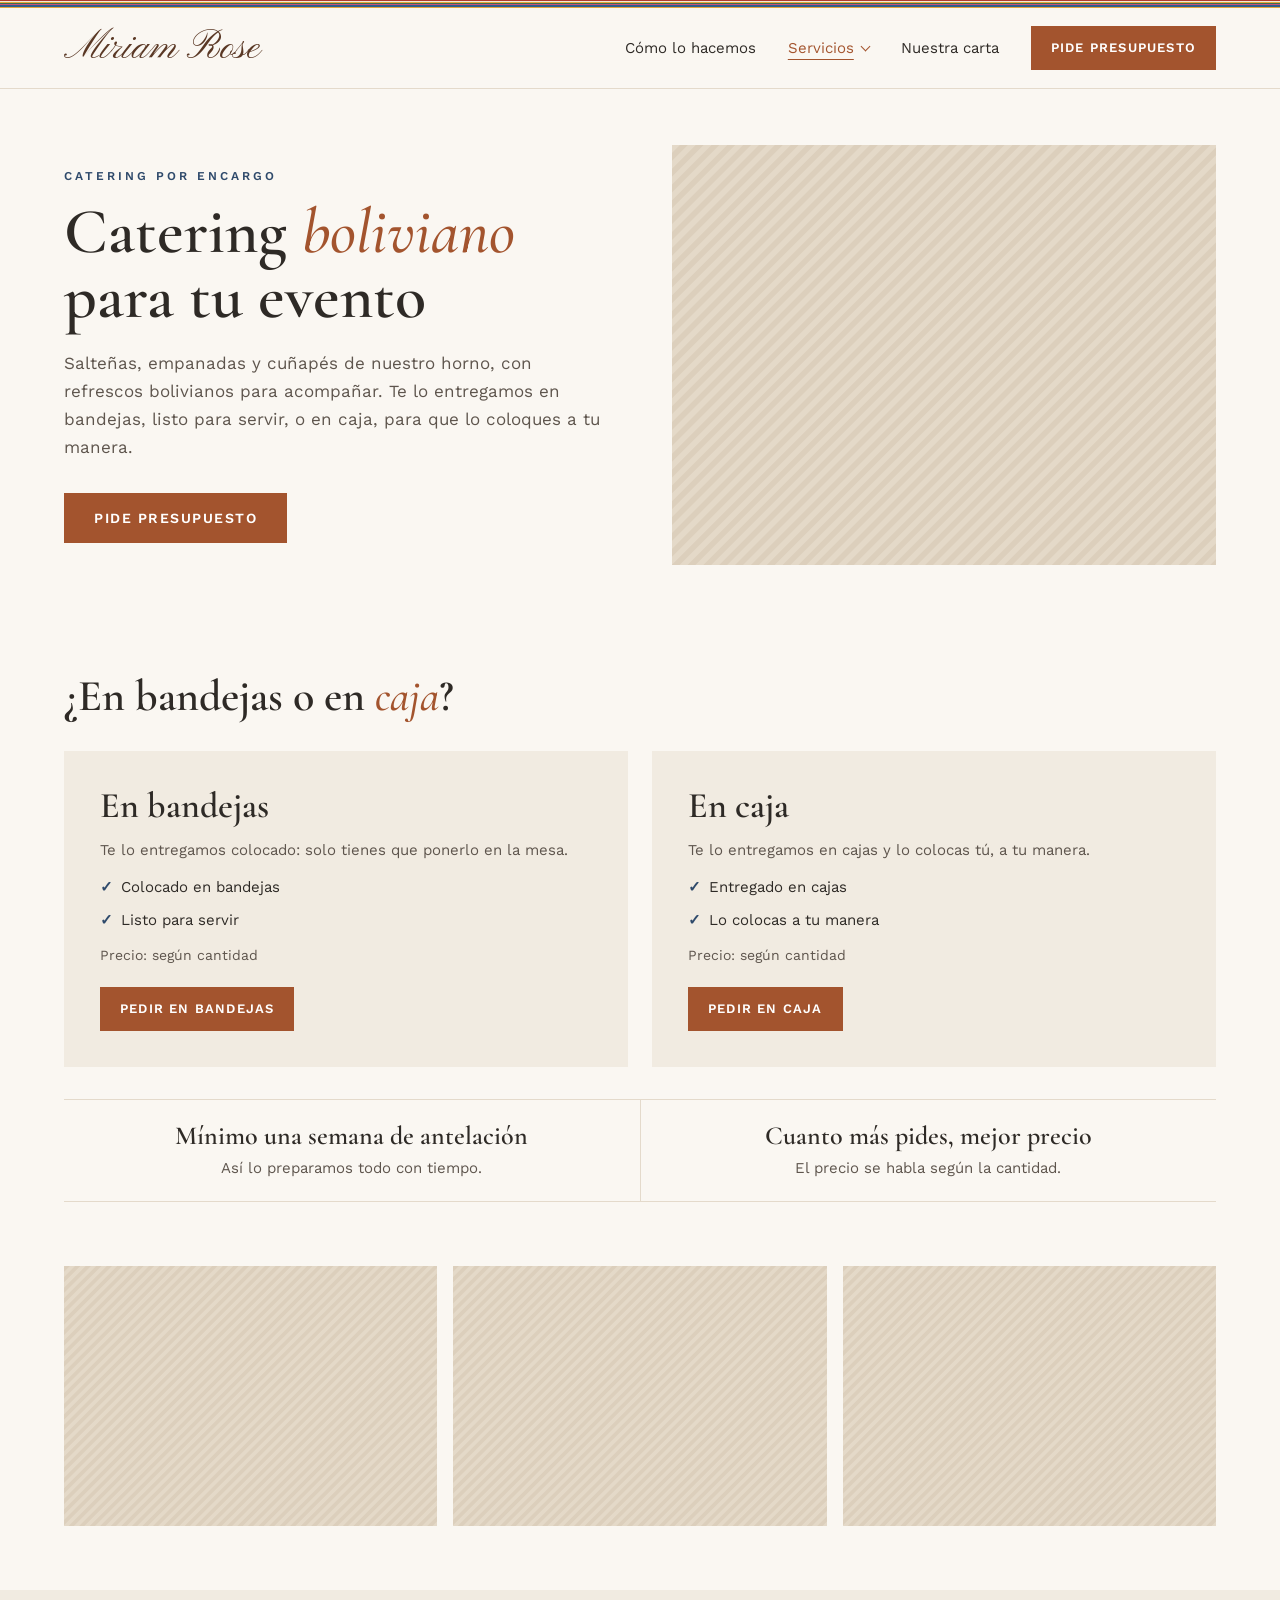
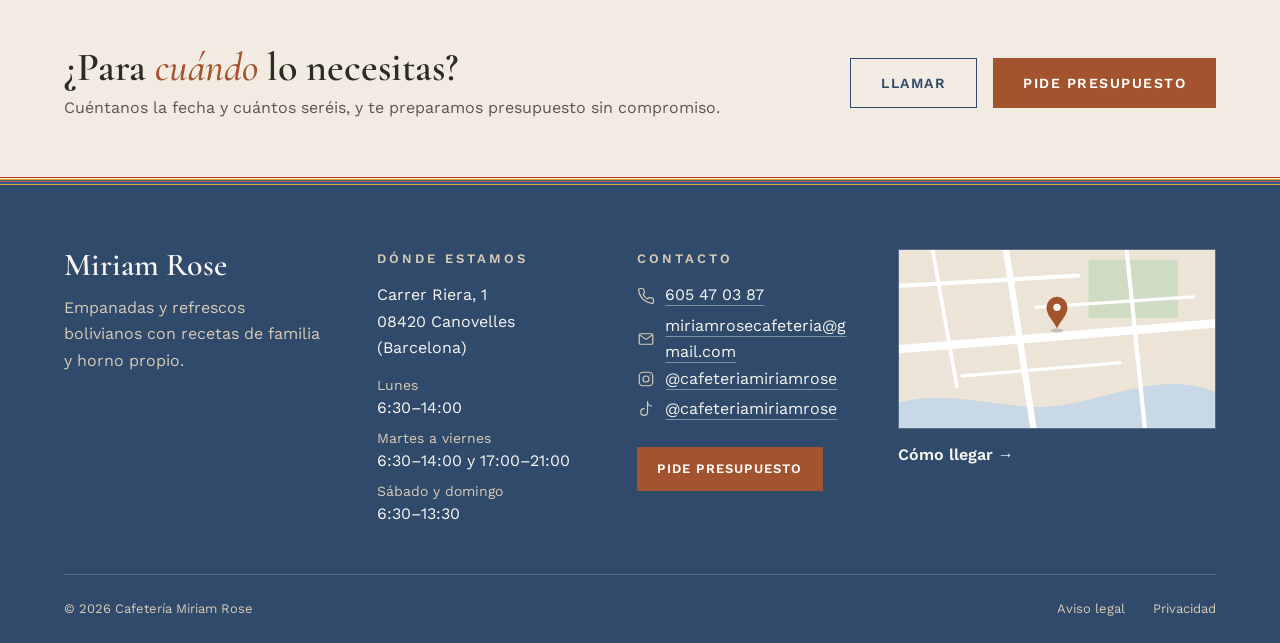
<file: catering.html>
<!DOCTYPE html>
<html lang="es">
<head>
    <meta charset="UTF-8">
    <meta name="viewport" content="width=device-width, initial-scale=1.0">
    <meta name="robots" content="noindex">
    <meta name="theme-color" content="#FAF7F2">
    <meta name="color-scheme" content="only light">
    <title>Catering boliviano por encargo · Miriam Rose, Canovelles</title>
    <meta name="description" content="Catering boliviano por encargo en Canovelles: salteñas, empanadas y cuñapés en bandejas o en caja. Pídelo con una semana de antelación.">
    <link rel="stylesheet" href="reset.css">
    <link rel="stylesheet" href="style.css">
    <link rel="stylesheet" href="servicio.css">
    <link rel="stylesheet" href="catering.css">
    <script src="main.js" defer></script>
</head>
<body>
    <a class="saltar" href="#contenido">Saltar al contenido</a>
    <div class="aguayo" aria-hidden="true"></div>
    <header>
        <div id="header-wrapper">

            <a href="index.html" id="logo" translate="no">Miriam Rose</a>
            <!-- Hamburguesa: solo se ve en tablet y móvil (ver main.js) -->
            <button class="menu-toggle" aria-expanded="false" aria-controls="menu" aria-label="Abrir menú">
                <span></span><span></span><span></span>
            </button>
            <div id="header-nav-wrapper">
                <nav id="menu">
                    <ul role="list">
                        <li><a href="index.html#como-lo-hacemos">Cómo lo hacemos</a></li>
                        <li class="submenu">
                            <!-- Botón (no enlace): abre y cierra la lista de servicios (ver main.js) -->
                            <button class="submenu-toggle" aria-expanded="false" aria-controls="submenu-servicios">Servicios</button>
                            <ul id="submenu-servicios" role="list">
                                <li><a href="local.html">Nuestro local</a></li>
                                <li><a href="foodtruck.html">Foodtruck</a></li>
                                <li><a href="catering.html" aria-current="page">Catering</a></li>
                            </ul>
                        </li>
                        <li><a href="carta.html">Nuestra carta</a></li>
                        <li class="presupuesto"><a href="presupuesto.html">Pide presupuesto</a></li>
                    </ul>
                </nav>
            </div>
        </div>
    </header>
    <main id="contenido">
        <!-- Cabecera A1 (27/10): el texto a la izquierda y la foto al lado; el cliente no quería la foto detrás del título -->
        <div id="catering-cabecera">
            <div>
                <p class="etiqueta">Catering por encargo</p>
                <h1>Catering <em>boliviano</em> para tu evento</h1>
                <p class="intro">Salteñas, empanadas y cuñapés de nuestro horno, con refrescos bolivianos para acompañar. Te lo entregamos en bandejas, listo para servir, o en caja, para que lo coloques a tu manera.</p>
                <p class="presupuesto"><a href="presupuesto.html?servicio=catering">Pide presupuesto</a></p>
            </div>
            <img src="img/placeholder.svg" alt="" width="1200" height="900">
        </div>
        <section id="opciones-wrapper">
            <h2>¿En bandejas o en <em>caja</em>?</h2>
            <div id="opciones-lista">
                <article class="opcion">
                    <h3>En bandejas</h3>
                    <p>Te lo entregamos colocado: solo tienes que ponerlo en la mesa.</p>
                    <ul>
                        <li>Colocado en bandejas</li>
                        <li>Listo para servir</li>
                    </ul>
                    <p class="precio">Precio: según cantidad</p>
                    <p class="presupuesto"><a href="presupuesto.html?servicio=catering&amp;entrega=bandejas">Pedir en bandejas</a></p>
                </article>
                <article class="opcion">
                    <h3>En caja</h3>
                    <p>Te lo entregamos en cajas y lo colocas tú, a tu manera.</p>
                    <ul>
                        <li>Entregado en cajas</li>
                        <li>Lo colocas a tu manera</li>
                    </ul>
                    <p class="precio">Precio: según cantidad</p>
                    <p class="presupuesto"><a href="presupuesto.html?servicio=catering&amp;entrega=caja">Pedir en caja</a></p>
                </article>
            </div>
            <!-- Las condiciones del cliente, en una fila debajo de las tarjetas (estilos en catering.css) -->
            <div class="condiciones">
                <div class="condicion">
                    <h3>Mínimo una semana de antelación</h3>
                    <p>Así lo preparamos todo con tiempo.</p>
                </div>
                <div class="condicion">
                    <h3>Cuanto más pides, mejor precio</h3>
                    <p>El precio se habla según la cantidad.</p>
                </div>
            </div>
        </section>
        <section id="galeria">
            <div class="imagen-con-texto">
                <img src="img/placeholder.svg" alt="" width="1200" height="900" loading="lazy">
                <p class="texto-imagen"></p>
            </div>
            <div class="imagen-con-texto">
                <img src="img/placeholder.svg" alt="" width="1200" height="900" loading="lazy">
                <p class="texto-imagen"></p>
            </div>
            <div class="imagen-con-texto">
                <img src="img/placeholder.svg" alt="" width="1200" height="900" loading="lazy">
                <p class="texto-imagen"></p>
            </div>
        </section>
        <section id="cta">
            <div>
                <h2>¿Para <em>cuándo</em> lo necesitas?</h2>
                <p>Cuéntanos la fecha y cuántos seréis, y te preparamos presupuesto sin compromiso.</p>
            </div>
            <div>
                <ul id="cta-botones">
                    <li class="llamar"><a href="tel:+34605470387">Llamar</a></li>
                    <li class="presupuesto"><a href="presupuesto.html?servicio=catering">Pide presupuesto</a></li>
                </ul>
            </div>
        </section>
    </main>
    <div class="aguayo" aria-hidden="true"></div>
    <footer>
        <div id="footer-wrapper">
            <div id="footer-container-0">
                <div id="sobre-nosotros">
                    <p class="footer-marca" translate="no">Miriam Rose</p>
                    <p>Empanadas y refrescos bolivianos con recetas de familia y horno propio.</p>
                </div>
                <div id="donde-estamos">
                    <h2>Dónde estamos</h2>
                    <address>Carrer Riera, 1<br>08420 Canovelles (Barcelona)</address>
                    <dl class="horario">
                        <dt>Lunes</dt>
                        <dd><span>6:30–14:00</span></dd>
                        <dt>Martes a viernes</dt>
                        <dd><span>6:30–14:00</span> y <span>17:00–21:00</span></dd>
                        <dt>Sábado y domingo</dt>
                        <dd><span>6:30–13:30</span></dd>
                    </dl>
                </div>
                <div id="contacto">
                    <h2>Contacto</h2>
                    <p>
                        <a href="tel:+34605470387" class="con-icono"><img src="img/iconos/telefono.svg" alt="" width="18" height="18" loading="lazy">605 47 03 87</a><br>
                        <a href="mailto:miriamrosecafeteria@gmail.com" class="con-icono"><img src="img/iconos/correo.svg" alt="" width="18" height="18" loading="lazy">miriamrosecafeteria@gmail.com</a><br>
                        <a href="https://www.instagram.com/cafeteriamiriamrose/" target="_blank" rel="noopener" class="con-icono"><img src="img/iconos/instagram.svg" alt="Instagram:" width="18" height="18" loading="lazy">@cafeteriamiriamrose<span class="sr-only"> (se abre en otra pestaña)</span></a><br>
                        <a href="https://www.tiktok.com/@cafeteriamiriamrose" target="_blank" rel="noopener" class="con-icono"><img src="img/iconos/tiktok.svg" alt="TikTok:" width="18" height="18" loading="lazy">@cafeteriamiriamrose<span class="sr-only"> (se abre en otra pestaña)</span></a>
                    </p>
                    <p class="presupuesto"><a href="presupuesto.html">Pide presupuesto</a></p>
                </div>
                <div id="mapa">
                    <!-- Toda la columna es un solo enlace: la imagen y el texto llevan a Google Maps -->
                    <a href="https://www.google.com/maps/search/?api=1&query=Cafeteria%20Miriam%20Rose%2C%20Carrer%20Riera%201%2C%20Canovelles" target="_blank" rel="noopener">
                        <img src="img/mapa-provisional.svg" alt="Mapa de la zona de la cafetería" width="600" height="360" loading="lazy">
                        <span>Cómo llegar <span aria-hidden="true">→</span><span class="sr-only"> (se abre en otra pestaña)</span></span>
                    </a>
                </div>
            </div>
            <div id="copyright-container">
                <small>&copy; 2026 Cafetería <span translate="no">Miriam Rose</span></small>
                <ul role="list">
                    <li><a href="aviso-legal.html">Aviso legal</a></li>
                    <li><a href="politica-privacidad.html">Privacidad</a></li>
                </ul>
            </div>
        </div>
    </footer>
</body>
</html>
</file>
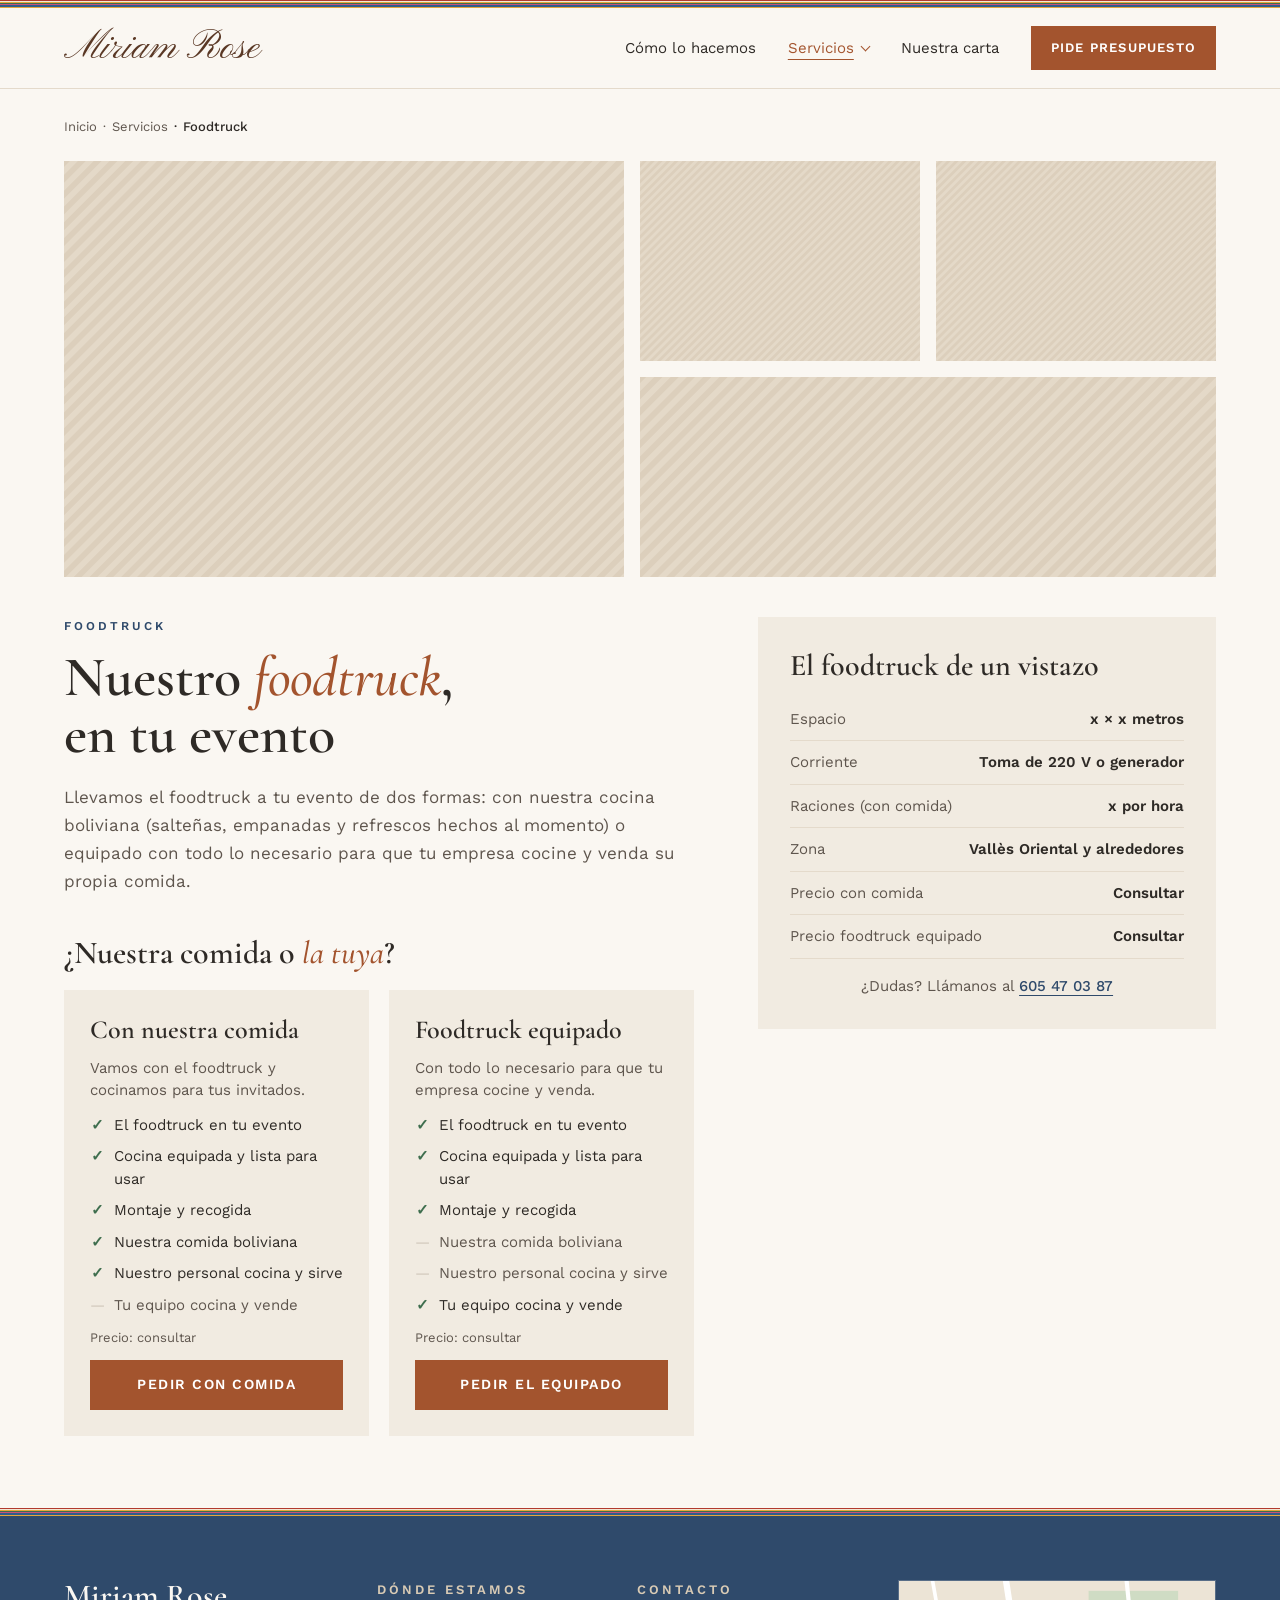
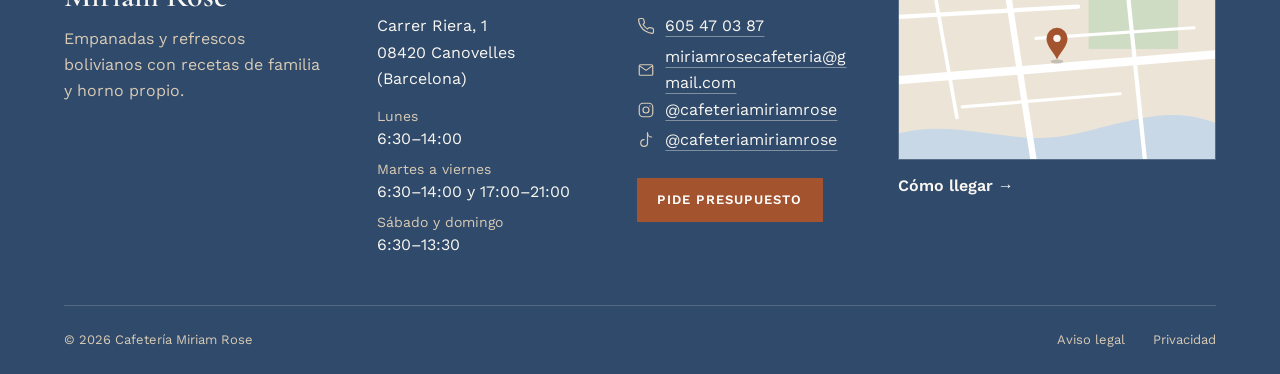
<file: foodtruck.html>
<!DOCTYPE html>
<html lang="es">
<head>
    <meta charset="UTF-8">
    <meta name="viewport" content="width=device-width, initial-scale=1.0">
    <meta name="robots" content="noindex">
    <meta name="theme-color" content="#FAF7F2">
    <meta name="color-scheme" content="only light">
    <title>Foodtruck para eventos · Miriam Rose, Canovelles</title>
    <meta name="description" content="Nuestro foodtruck en tu evento: con nuestra cocina boliviana o equipado para que tu empresa cocine y venda su comida. Desde Canovelles (Barcelona).">
    <link rel="stylesheet" href="reset.css">
    <link rel="stylesheet" href="style.css">
    <link rel="stylesheet" href="foodtruck.css">
    <script src="main.js" defer></script>
</head>
<body>
    <a class="saltar" href="#contenido">Saltar al contenido</a>
    <div class="aguayo" aria-hidden="true"></div>
    <header>
        <div id="header-wrapper">

            <a href="index.html" id="logo" translate="no">Miriam Rose</a>
            <!-- Hamburguesa: solo se ve en tablet y móvil (ver main.js) -->
            <button class="menu-toggle" aria-expanded="false" aria-controls="menu" aria-label="Abrir menú">
                <span></span><span></span><span></span>
            </button>
            <div id="header-nav-wrapper">
                <nav id="menu">
                    <ul role="list">
                        <li><a href="index.html#como-lo-hacemos">Cómo lo hacemos</a></li>
                        <li class="submenu">
                            <!-- Botón (no enlace): abre y cierra la lista de servicios (ver main.js) -->
                            <button class="submenu-toggle" aria-expanded="false" aria-controls="submenu-servicios">Servicios</button>
                            <ul id="submenu-servicios" role="list">
                                <li><a href="local.html">Nuestro local</a></li>
                                <li><a href="foodtruck.html" aria-current="page">Foodtruck</a></li>
                                <li><a href="catering.html">Catering</a></li>
                            </ul>
                        </li>
                        <li><a href="carta.html">Nuestra carta</a></li>
                        <li class="presupuesto"><a href="presupuesto.html">Pide presupuesto</a></li>
                    </ul>
                </nav>
            </div>
        </div>
    </header>
    <main id="contenido">
        <div id="main-wrapper">
            <div id="content-01">
                <nav class="migas" aria-label="Estás en">
                    <ol role="list">
                        <li><a href="index.html">Inicio</a></li>
                        <li>Servicios</li>
                        <li aria-current="page">Foodtruck</li>
                    </ol>
                </nav>
                <div id="mosaico-foodtruck">
                    <img src="img/placeholder.svg" class="img-grande" alt="" width="1200" height="900" fetchpriority="high">
                    <img src="img/placeholder.svg" alt="" width="1200" height="900">
                    <img src="img/placeholder.svg" alt="" width="1200" height="900">
                    <img src="img/placeholder.svg" class="img-larga" alt="" width="1200" height="900">
                </div>
            </div>
            <div id="content-02">
                <div id="foodtruck-texto">
                    <p class="etiqueta">Foodtruck</p>
                    <h1>Nuestro <em>foodtruck</em>, en tu evento</h1>
                    <p class="intro">Llevamos el foodtruck a tu evento de dos formas: con nuestra cocina boliviana (salteñas, empanadas y refrescos hechos al momento) o equipado con todo lo necesario para que tu empresa cocine y venda su propia comida.</p>

                    <h2>¿Nuestra comida o <em>la tuya</em>?</h2>
                    <!-- El ✓ y la raya de cada fila los pone el CSS (.si y .no) -->
                    <div class="opciones">
                        <article class="opcion-tarjeta">
                            <h3>Con nuestra comida</h3>
                            <p class="opcion-desc">Vamos con el foodtruck y cocinamos para tus invitados.</p>
                            <ul class="ticks" role="list">
                                <li class="si">El foodtruck en tu evento</li>
                                <li class="si">Cocina equipada y lista para usar</li>
                                <li class="si">Montaje y recogida</li>
                                <li class="si">Nuestra comida boliviana</li>
                                <li class="si">Nuestro personal cocina y sirve</li>
                                <li class="no"><span class="sr-only">No incluye: </span>Tu equipo cocina y vende</li>
                            </ul>
                            <p class="opcion-precio">Precio: consultar</p>
                            <p class="presupuesto"><a href="presupuesto.html?servicio=foodtruck">Pedir con comida</a></p>
                        </article>
                        <article class="opcion-tarjeta">
                            <h3>Foodtruck equipado</h3>
                            <p class="opcion-desc">Con todo lo necesario para que tu empresa cocine y venda.</p>
                            <ul class="ticks" role="list">
                                <li class="si">El foodtruck en tu evento</li>
                                <li class="si">Cocina equipada y lista para usar</li>
                                <li class="si">Montaje y recogida</li>
                                <li class="no"><span class="sr-only">No incluye: </span>Nuestra comida boliviana</li>
                                <li class="no"><span class="sr-only">No incluye: </span>Nuestro personal cocina y sirve</li>
                                <li class="si">Tu equipo cocina y vende</li>
                            </ul>
                            <p class="opcion-precio">Precio: consultar</p>
                            <p class="presupuesto"><a href="presupuesto.html?servicio=foodtruck">Pedir el equipado</a></p>
                        </article>
                    </div>
                </div>

                <!-- DATOS DE EJEMPLO: pedir al cliente el espacio, la corriente, las raciones y la zona -->
                <aside id="ficha" aria-labelledby="titulo-ficha">
                    <h2 id="titulo-ficha">El foodtruck de un vistazo</h2>
                    <dl>
                        <div><dt>Espacio</dt><dd>x × x metros</dd></div>
                        <div><dt>Corriente</dt><dd>Toma de 220&nbsp;V o generador</dd></div>
                        <div><dt>Raciones (con comida)</dt><dd>x por hora</dd></div>
                        <div><dt>Zona</dt><dd>Vallès Oriental y alrededores</dd></div>
                        <div><dt>Precio con comida</dt><dd>Consultar</dd></div>
                        <div><dt>Precio foodtruck equipado</dt><dd>Consultar</dd></div>
                    </dl>
                    <!-- Sin botón: ya lo tiene cada tarjeta de opción -->
                    <p class="ficha-llamar">¿Dudas? Llámanos al <a href="tel:+34605470387">605 47 03 87</a></p>
                </aside>
            </div>
        </div>
    </main>
    <div class="aguayo" aria-hidden="true"></div>
    <footer>
        <div id="footer-wrapper">
            <div id="footer-container-0">
                <div id="sobre-nosotros">
                    <p class="footer-marca" translate="no">Miriam Rose</p>
                    <p>Empanadas y refrescos bolivianos con recetas de familia y horno propio.</p>
                </div>
                <div id="donde-estamos">
                    <h2>Dónde estamos</h2>
                    <address>Carrer Riera, 1<br>08420 Canovelles (Barcelona)</address>
                    <dl class="horario">
                        <dt>Lunes</dt>
                        <dd><span>6:30–14:00</span></dd>
                        <dt>Martes a viernes</dt>
                        <dd><span>6:30–14:00</span> y <span>17:00–21:00</span></dd>
                        <dt>Sábado y domingo</dt>
                        <dd><span>6:30–13:30</span></dd>
                    </dl>
                </div>
                <div id="contacto">
                    <h2>Contacto</h2>
                    <p>
                        <a href="tel:+34605470387" class="con-icono"><img src="img/iconos/telefono.svg" alt="" width="18" height="18" loading="lazy">605 47 03 87</a><br>
                        <a href="mailto:miriamrosecafeteria@gmail.com" class="con-icono"><img src="img/iconos/correo.svg" alt="" width="18" height="18" loading="lazy">miriamrosecafeteria@gmail.com</a><br>
                        <a href="https://www.instagram.com/cafeteriamiriamrose/" target="_blank" rel="noopener" class="con-icono"><img src="img/iconos/instagram.svg" alt="Instagram:" width="18" height="18" loading="lazy">@cafeteriamiriamrose<span class="sr-only"> (se abre en otra pestaña)</span></a><br>
                        <a href="https://www.tiktok.com/@cafeteriamiriamrose" target="_blank" rel="noopener" class="con-icono"><img src="img/iconos/tiktok.svg" alt="TikTok:" width="18" height="18" loading="lazy">@cafeteriamiriamrose<span class="sr-only"> (se abre en otra pestaña)</span></a>
                    </p>
                    <p class="presupuesto"><a href="presupuesto.html">Pide presupuesto</a></p>
                </div>
                <div id="mapa">
                    <!-- Toda la columna es un solo enlace: la imagen y el texto llevan a Google Maps -->
                    <a href="https://www.google.com/maps/search/?api=1&query=Cafeteria%20Miriam%20Rose%2C%20Carrer%20Riera%201%2C%20Canovelles" target="_blank" rel="noopener">
                        <img src="img/mapa-provisional.svg" alt="Mapa de la zona de la cafetería" width="600" height="360" loading="lazy">
                        <span>Cómo llegar <span aria-hidden="true">→</span><span class="sr-only"> (se abre en otra pestaña)</span></span>
                    </a>
                </div>
            </div>
            <div id="copyright-container">
                <small>&copy; 2026 Cafetería <span translate="no">Miriam Rose</span></small>
                <ul role="list">
                    <li><a href="aviso-legal.html">Aviso legal</a></li>
                    <li><a href="politica-privacidad.html">Privacidad</a></li>
                </ul>
            </div>
        </div>
    </footer>
</body>
</html>
</file>
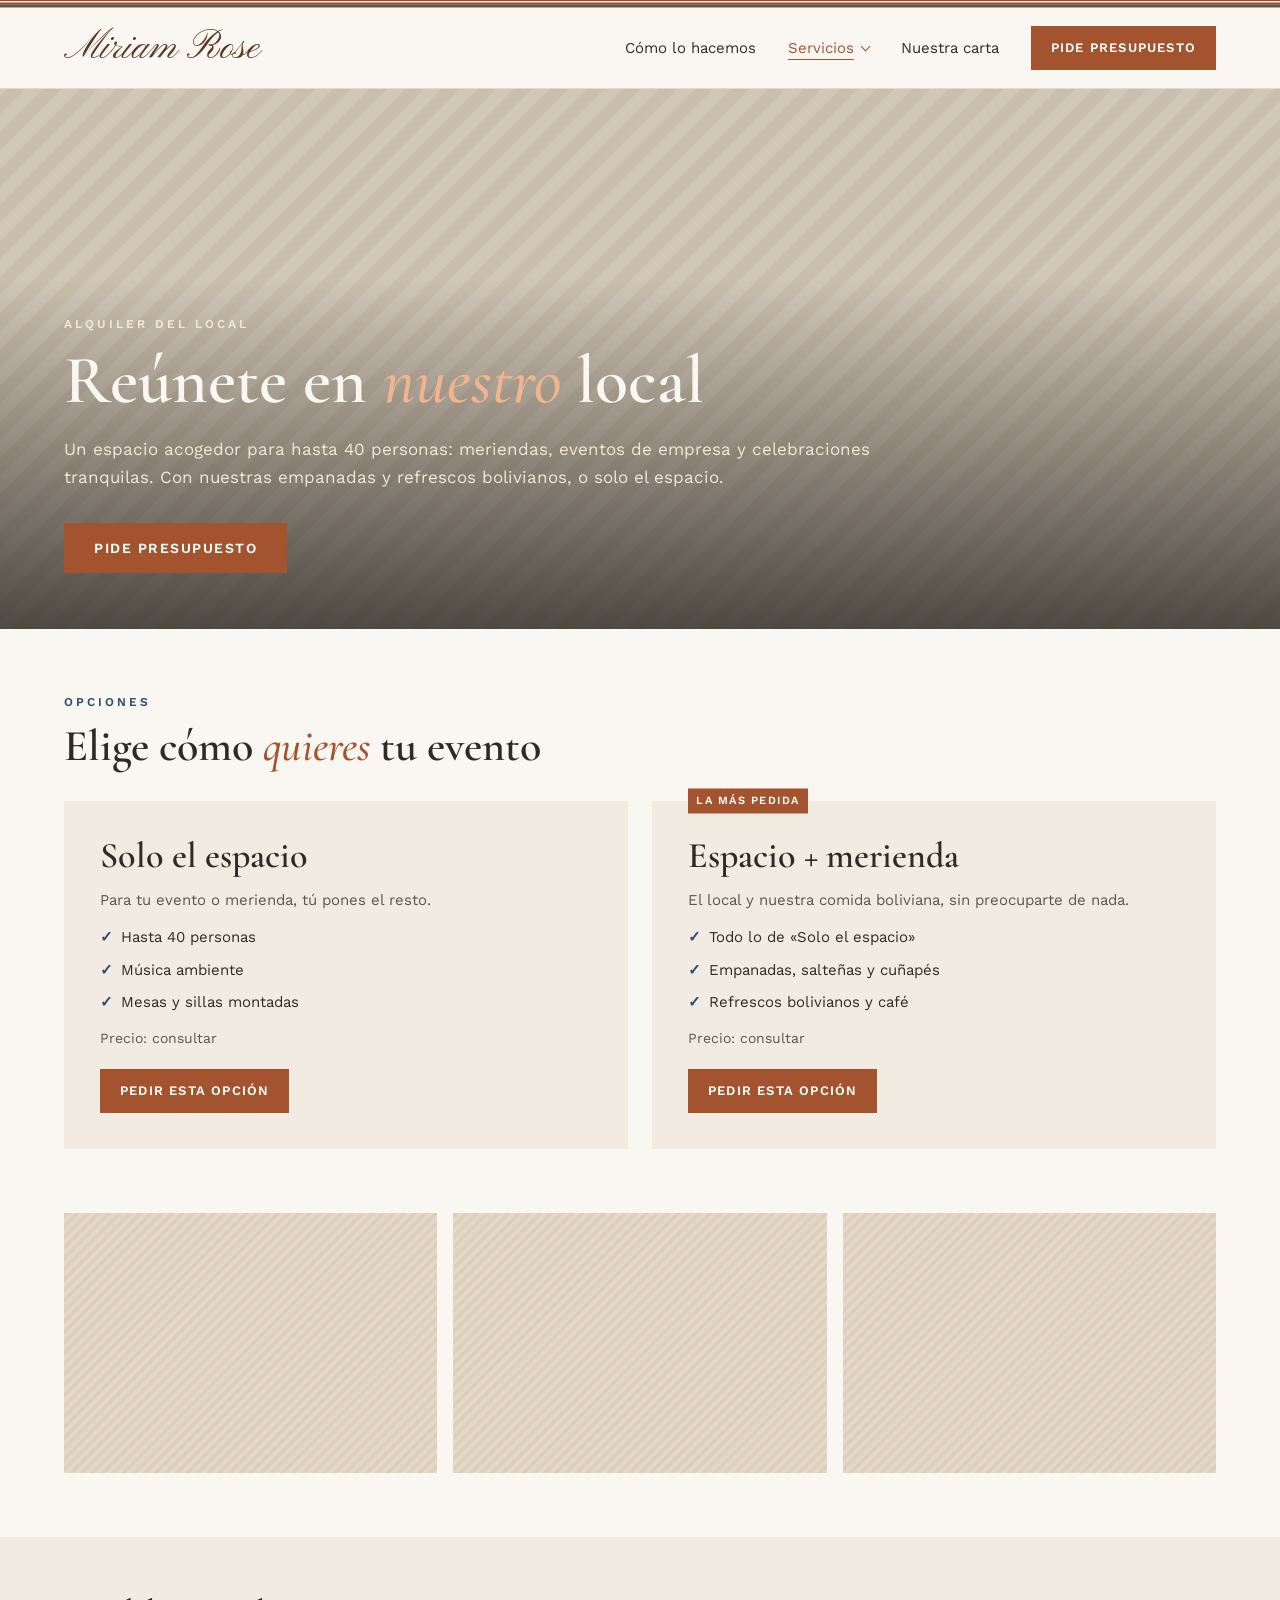
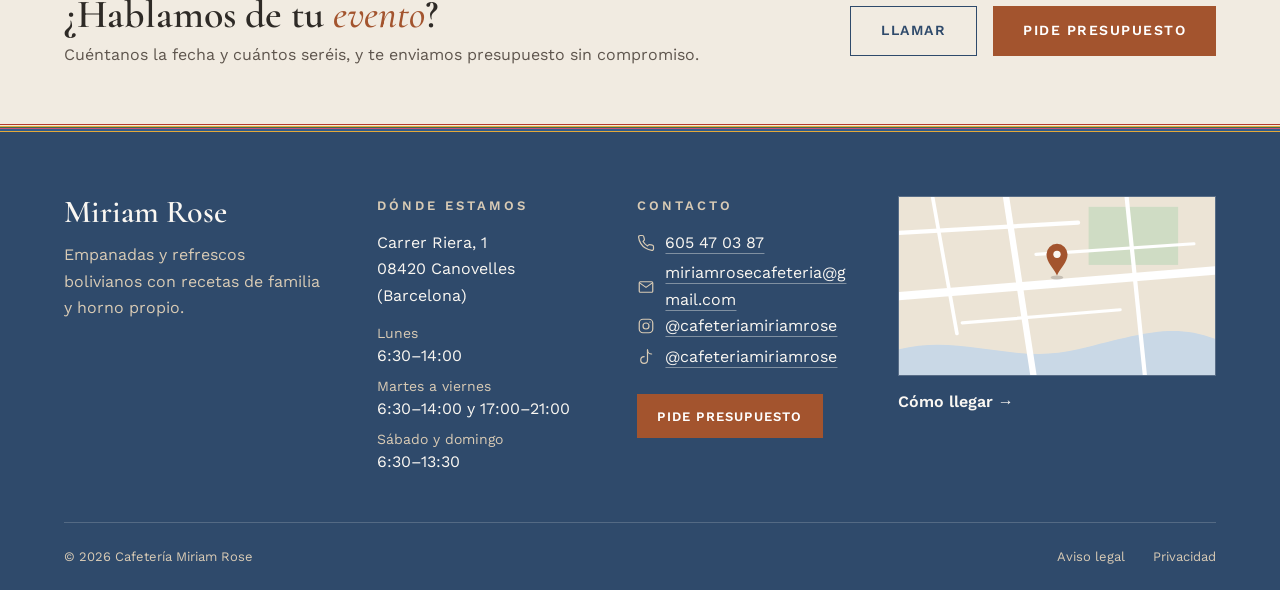
<file: local.html>
<!DOCTYPE html>
<html lang="es">
<head>
    <meta charset="UTF-8">
    <meta name="viewport" content="width=device-width, initial-scale=1.0">
    <meta name="robots" content="noindex">
    <meta name="theme-color" content="#FAF7F2">
    <meta name="color-scheme" content="only light">
    <title>Alquiler del local · Miriam Rose, Canovelles</title>
    <meta name="description" content="Alquila nuestro local en Canovelles para meriendas y eventos de hasta 40 personas: solo el espacio o con nuestra comida boliviana. Pide presupuesto.">
    <link rel="stylesheet" href="reset.css">
    <link rel="stylesheet" href="style.css">
    <link rel="stylesheet" href="servicio.css">
    <script src="main.js" defer></script>
</head>
<body>
    <a class="saltar" href="#contenido">Saltar al contenido</a>
    <div class="aguayo" aria-hidden="true"></div>
    <header>
        <div id="header-wrapper">

            <a href="index.html" id="logo" translate="no">Miriam Rose</a>
            <!-- Hamburguesa: solo se ve en tablet y móvil (ver main.js) -->
            <button class="menu-toggle" aria-expanded="false" aria-controls="menu" aria-label="Abrir menú">
                <span></span><span></span><span></span>
            </button>
            <div id="header-nav-wrapper">
                <nav id="menu">
                    <ul role="list">
                        <li><a href="index.html#como-lo-hacemos">Cómo lo hacemos</a></li>
                        <li class="submenu">
                            <!-- Botón (no enlace): abre y cierra la lista de servicios (ver main.js) -->
                            <button class="submenu-toggle" aria-expanded="false" aria-controls="submenu-servicios">Servicios</button>
                            <ul id="submenu-servicios" role="list">
                                <li><a href="local.html" aria-current="page">Nuestro local</a></li>
                                <li><a href="foodtruck.html">Foodtruck</a></li>
                                <li><a href="catering.html">Catering</a></li>
                            </ul>
                        </li>
                        <li><a href="carta.html">Nuestra carta</a></li>
                        <li class="presupuesto"><a href="presupuesto.html">Pide presupuesto</a></li>
                    </ul>
                </nav>
            </div>
        </div>
    </header>
    <main id="contenido">
        <div id="main-wrapper-local">
            <div id="hero-container">
                <p class="etiqueta">Alquiler del local</p>
                <h1>Reúnete en <em>nuestro</em> local</h1>
                <p class="intro">Un espacio acogedor para hasta 40 personas: meriendas, eventos de empresa y celebraciones tranquilas. Con nuestras empanadas y refrescos bolivianos, o solo el espacio.</p>
                <p class="presupuesto"><a href="presupuesto.html?servicio=local">Pide presupuesto</a></p>
            </div>
        </div>
        <section id="opciones-wrapper">
            <p class="etiqueta">Opciones</p>
            <h2>Elige cómo <em>quieres</em> tu evento</h2>
            <div id="opciones-lista">
                <article class="opcion">
                    <h3>Solo el espacio</h3>
                    <p>Para tu evento o merienda, tú pones el resto.</p>
                    <ul>
                        <li>Hasta 40 personas</li>
                        <li>Música ambiente</li>
                        <li>Mesas y sillas montadas</li>
                    </ul>
                    <p class="precio">Precio: consultar</p>
                    <p class="presupuesto"><a href="presupuesto.html?servicio=local">Pedir esta opción</a></p>
                </article>
                <article class="opcion">
                    <p class="insignia">La más pedida</p>
                    <h3>Espacio + merienda</h3>
                    <p>El local y nuestra comida boliviana, sin preocuparte de nada.</p>
                    <ul>
                        <li>Todo lo de «Solo el espacio»</li>
                        <li>Empanadas, salteñas y cuñapés</li>
                        <li>Refrescos bolivianos y café</li>
                    </ul>
                    <p class="precio">Precio: consultar</p>
                    <p class="presupuesto"><a href="presupuesto.html?servicio=local">Pedir esta opción</a></p>
                </article>
            </div>
        </section>
        <section id="galeria">
            <div class="imagen-con-texto">
                <img src="img/placeholder.svg" alt="" width="1200" height="900" loading="lazy">
                <p class="texto-imagen"></p>
            </div>
              <div class="imagen-con-texto">
                <img src="img/placeholder.svg" alt="" width="1200" height="900" loading="lazy">
                <p class="texto-imagen"></p>
            </div>
              <div class="imagen-con-texto">
                <img src="img/placeholder.svg" alt="" width="1200" height="900" loading="lazy">
                <p class="texto-imagen"></p>
            </div>
        </section>
        <section id="cta">
            <div>
                <h2>¿Hablamos de tu <em>evento</em>?</h2>
                <p>Cuéntanos la fecha y cuántos seréis, y te enviamos presupuesto sin compromiso.</p>
            </div>
            <div>
                <ul id="cta-botones">
                    <li class="llamar"><a href="tel:+34605470387">Llamar</a></li>
                    <li class="presupuesto"><a href="presupuesto.html?servicio=local">Pide presupuesto</a></li>
                </ul>
            </div>
        </section>
    </main>
    <div class="aguayo" aria-hidden="true"></div>
    <footer>
        <div id="footer-wrapper">
            <div id="footer-container-0">
                <div id="sobre-nosotros">
                    <p class="footer-marca" translate="no">Miriam Rose</p>
                    <p>Empanadas y refrescos bolivianos con recetas de familia y horno propio.</p>
                </div>
                <div id="donde-estamos">
                    <h2>Dónde estamos</h2>
                    <address>Carrer Riera, 1<br>08420 Canovelles (Barcelona)</address>
                    <dl class="horario">
                        <dt>Lunes</dt>
                        <dd><span>6:30–14:00</span></dd>
                        <dt>Martes a viernes</dt>
                        <dd><span>6:30–14:00</span> y <span>17:00–21:00</span></dd>
                        <dt>Sábado y domingo</dt>
                        <dd><span>6:30–13:30</span></dd>
                    </dl>
                </div>
                <div id="contacto">
                    <h2>Contacto</h2>
                    <p>
                        <a href="tel:+34605470387" class="con-icono"><img src="img/iconos/telefono.svg" alt="" width="18" height="18" loading="lazy">605 47 03 87</a><br>
                        <a href="mailto:miriamrosecafeteria@gmail.com" class="con-icono"><img src="img/iconos/correo.svg" alt="" width="18" height="18" loading="lazy">miriamrosecafeteria@gmail.com</a><br>
                        <a href="https://www.instagram.com/cafeteriamiriamrose/" target="_blank" rel="noopener" class="con-icono"><img src="img/iconos/instagram.svg" alt="Instagram:" width="18" height="18" loading="lazy">@cafeteriamiriamrose<span class="sr-only"> (se abre en otra pestaña)</span></a><br>
                        <a href="https://www.tiktok.com/@cafeteriamiriamrose" target="_blank" rel="noopener" class="con-icono"><img src="img/iconos/tiktok.svg" alt="TikTok:" width="18" height="18" loading="lazy">@cafeteriamiriamrose<span class="sr-only"> (se abre en otra pestaña)</span></a>
                    </p>
                    <p class="presupuesto"><a href="presupuesto.html">Pide presupuesto</a></p>
                </div>
                <div id="mapa">
                    <!-- Toda la columna es un solo enlace: la imagen y el texto llevan a Google Maps -->
                    <a href="https://www.google.com/maps/search/?api=1&query=Cafeteria%20Miriam%20Rose%2C%20Carrer%20Riera%201%2C%20Canovelles" target="_blank" rel="noopener">
                        <img src="img/mapa-provisional.svg" alt="Mapa de la zona de la cafetería" width="600" height="360" loading="lazy">
                        <span>Cómo llegar <span aria-hidden="true">→</span><span class="sr-only"> (se abre en otra pestaña)</span></span>
                    </a>
                </div>
            </div>
            <div id="copyright-container">
                <small>&copy; 2026 Cafetería <span translate="no">Miriam Rose</span></small>
                <ul role="list">
                    <li><a href="aviso-legal.html">Aviso legal</a></li>
                    <li><a href="politica-privacidad.html">Privacidad</a></li>
                </ul>
            </div>
        </div>
    </footer>
</body>
</html>
</file>
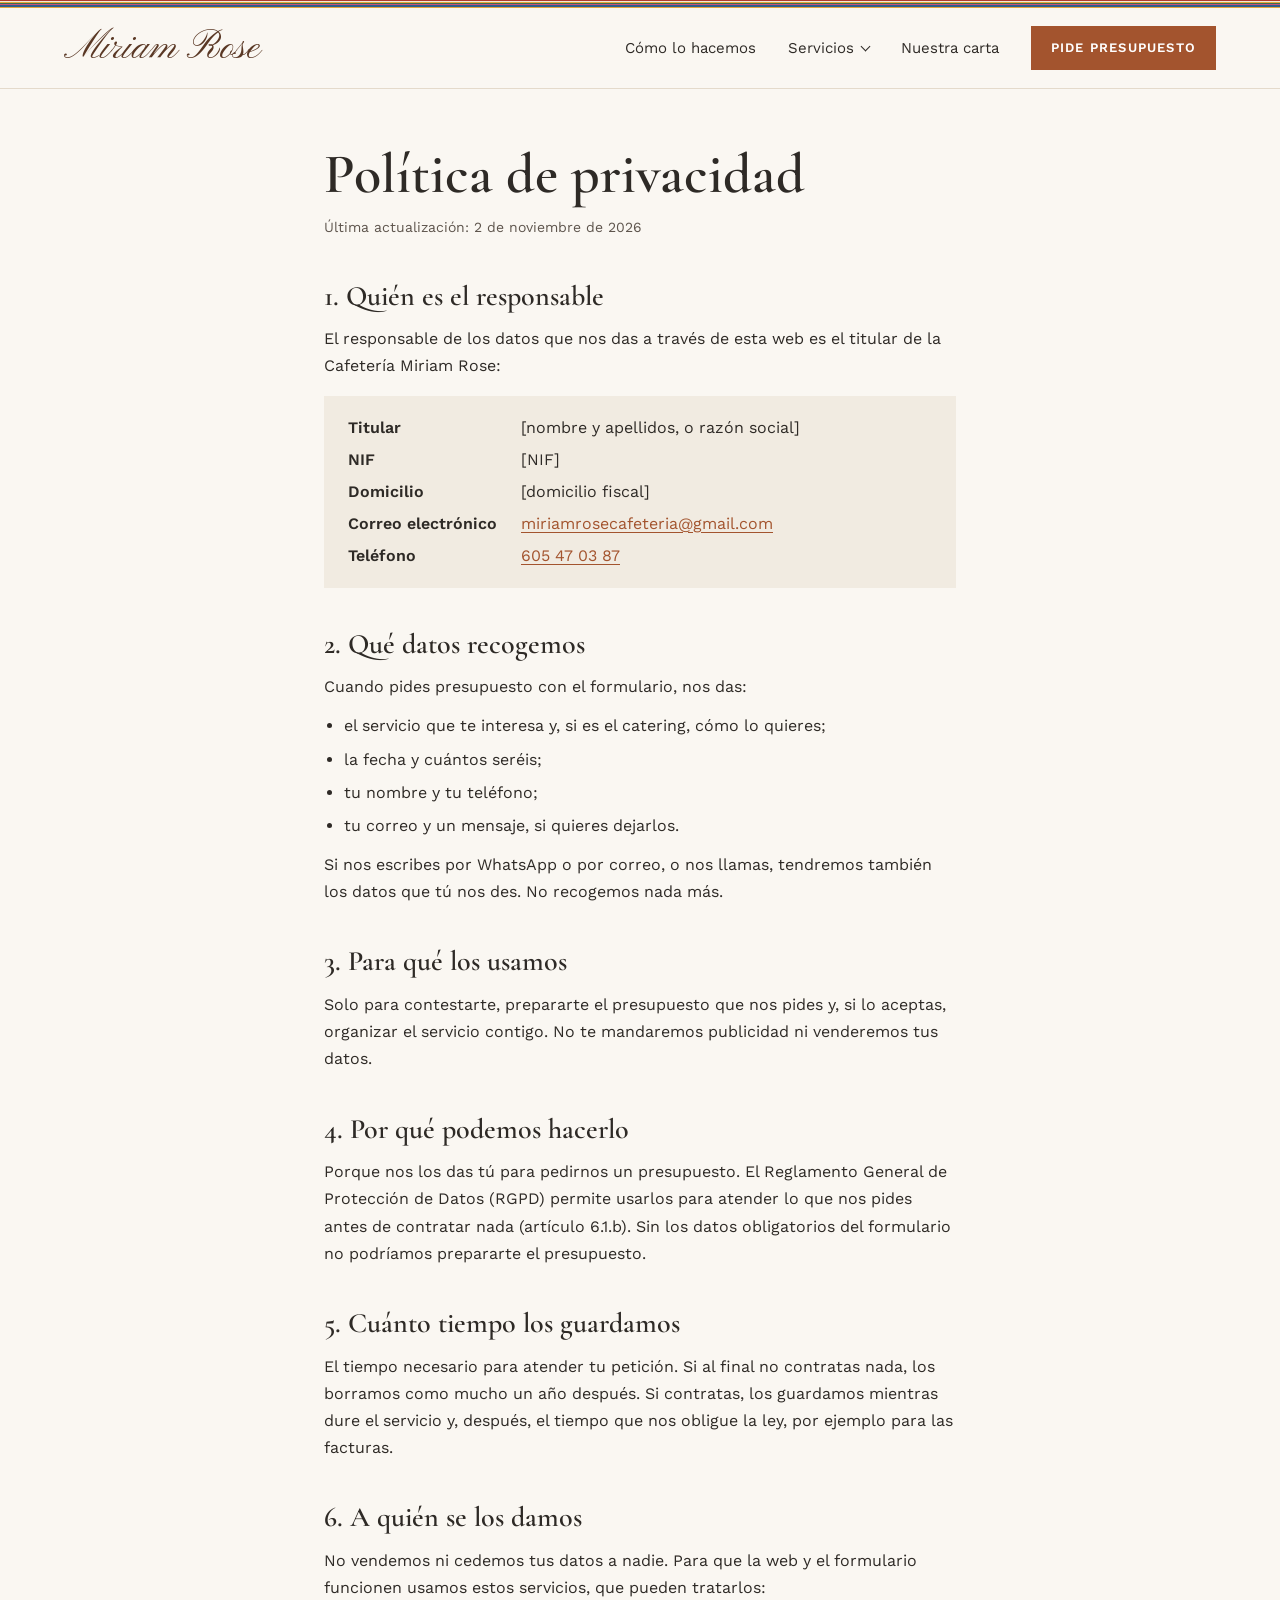
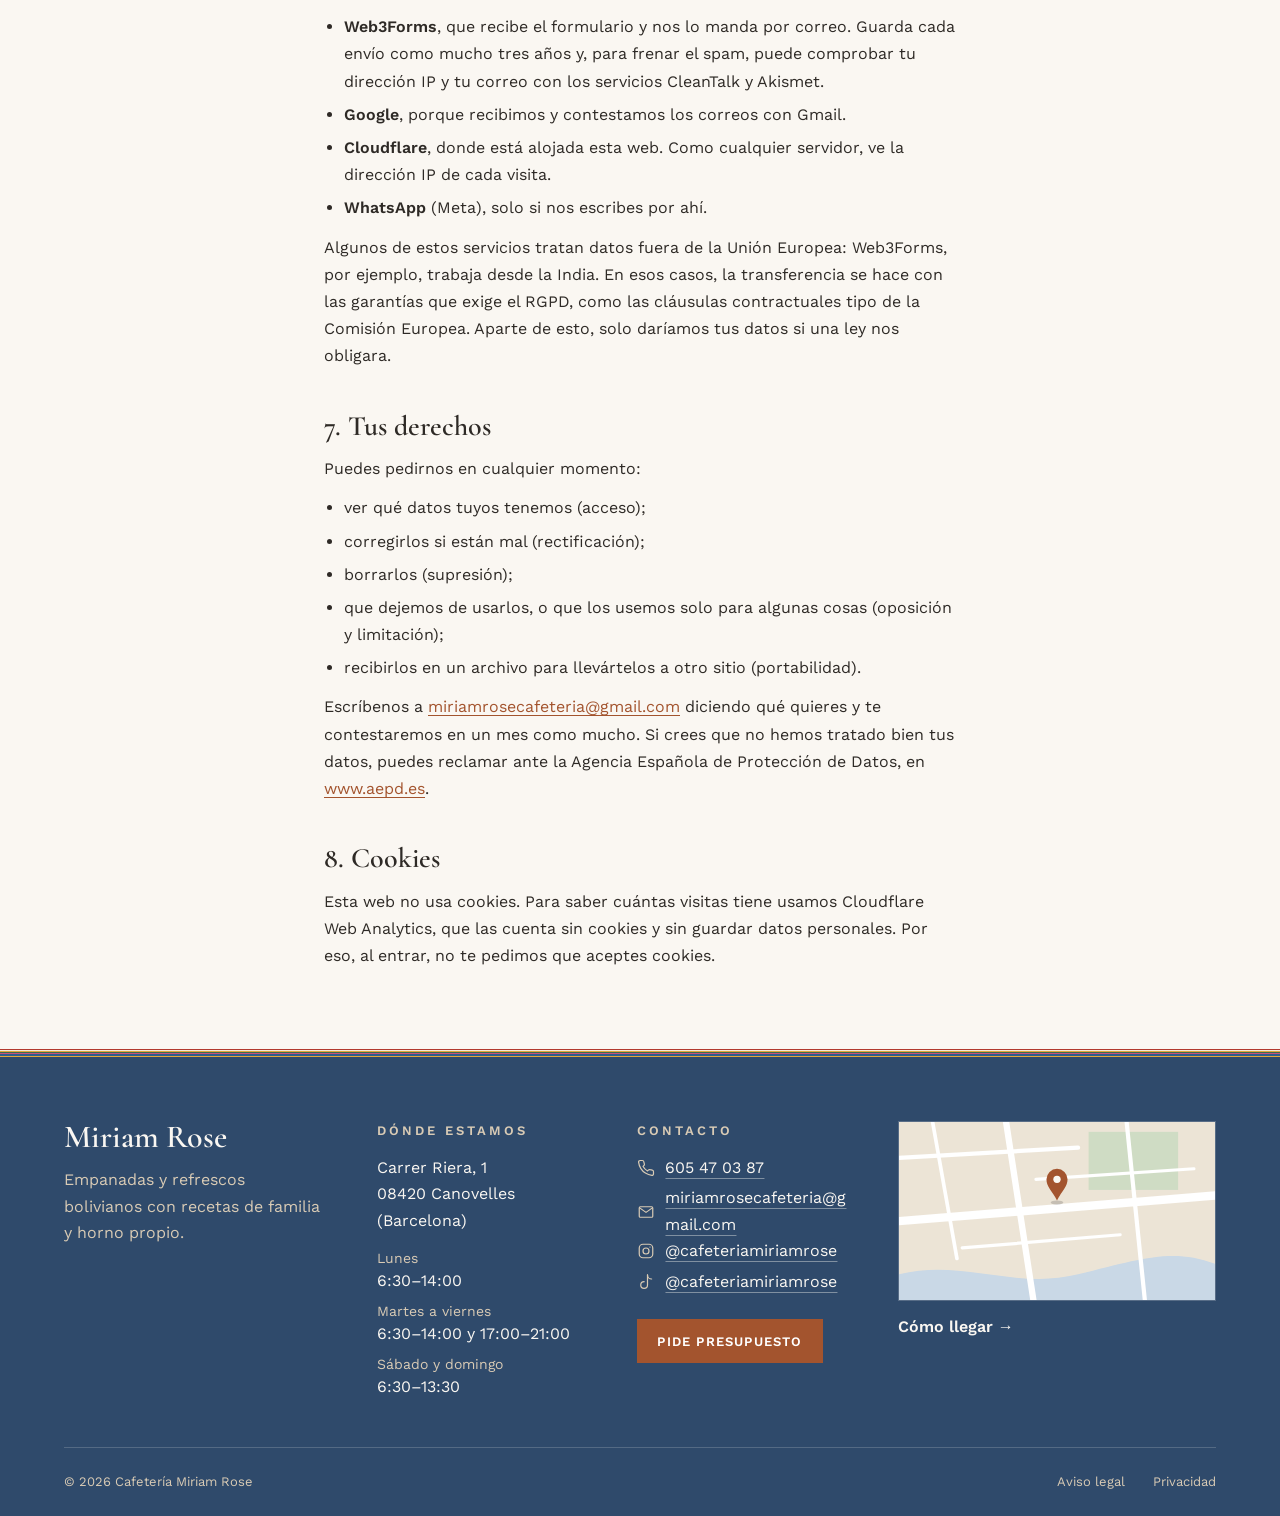
<file: politica-privacidad.html>
<!DOCTYPE html>
<html lang="es">
<head>
    <meta charset="UTF-8">
    <meta name="viewport" content="width=device-width, initial-scale=1.0">
    <meta name="robots" content="noindex">
    <meta name="theme-color" content="#FAF7F2">
    <meta name="color-scheme" content="only light">
    <title>Política de privacidad · Miriam Rose, Canovelles</title>
    <meta name="description" content="Política de privacidad de la Cafetería Miriam Rose (Canovelles): qué datos recogemos cuando pides presupuesto, para qué los usamos y cuáles son tus derechos.">
    <link rel="stylesheet" href="reset.css">
    <link rel="stylesheet" href="style.css">
    <link rel="stylesheet" href="legal.css">
    <script src="main.js" defer></script>
</head>
<body>
    <a class="saltar" href="#contenido">Saltar al contenido</a>
    <div class="aguayo" aria-hidden="true"></div>
    <header>
        <div id="header-wrapper">

            <a href="index.html" id="logo" translate="no">Miriam Rose</a>
            <!-- Hamburguesa: solo se ve en tablet y móvil (ver main.js) -->
            <button class="menu-toggle" aria-expanded="false" aria-controls="menu" aria-label="Abrir menú">
                <span></span><span></span><span></span>
            </button>
            <div id="header-nav-wrapper">
                <nav id="menu">
                    <ul role="list">
                        <li><a href="index.html#como-lo-hacemos">Cómo lo hacemos</a></li>
                        <li class="submenu">
                            <!-- Botón (no enlace): abre y cierra la lista de servicios (ver main.js) -->
                            <button class="submenu-toggle" aria-expanded="false" aria-controls="submenu-servicios">Servicios</button>
                            <ul id="submenu-servicios" role="list">
                                <li><a href="local.html">Nuestro local</a></li>
                                <li><a href="foodtruck.html">Foodtruck</a></li>
                                <li><a href="catering.html">Catering</a></li>
                            </ul>
                        </li>
                        <li><a href="carta.html">Nuestra carta</a></li>
                        <li class="presupuesto"><a href="presupuesto.html">Pide presupuesto</a></li>
                    </ul>
                </nav>
            </div>
        </div>
    </header>
    <main id="contenido">
        <article class="legal">
            <h1>Política de privacidad</h1>
            <p class="legal-fecha">Última actualización: 2 de noviembre de 2026</p>
            <section>
                <h2>1. Quién es el responsable</h2>
                <p>El responsable de los datos que nos das a través de esta web es el titular de la Cafetería Miriam Rose:</p>
                <dl class="legal-datos">
                    <dt>Titular</dt>
                    <dd>[nombre y apellidos, o razón social]</dd>
                    <dt>NIF</dt>
                    <dd>[NIF]</dd>
                    <dt>Domicilio</dt>
                    <dd>[domicilio fiscal]</dd>
                    <dt>Correo electrónico</dt>
                    <dd><a href="mailto:miriamrosecafeteria@gmail.com">miriamrosecafeteria@gmail.com</a></dd>
                    <dt>Teléfono</dt>
                    <dd><a href="tel:+34605470387">605 47 03 87</a></dd>
                </dl>
            </section>
            <section>
                <h2>2. Qué datos recogemos</h2>
                <p>Cuando pides presupuesto con el formulario, nos das:</p>
                <ul>
                    <li>el servicio que te interesa y, si es el catering, cómo lo quieres;</li>
                    <li>la fecha y cuántos seréis;</li>
                    <li>tu nombre y tu teléfono;</li>
                    <li>tu correo y un mensaje, si quieres dejarlos.</li>
                </ul>
                <p>Si nos escribes por WhatsApp o por correo, o nos llamas, tendremos también los datos que tú nos des. No recogemos nada más.</p>
            </section>
            <section>
                <h2>3. Para qué los usamos</h2>
                <p>Solo para contestarte, prepararte el presupuesto que nos pides y, si lo aceptas, organizar el servicio contigo. No te mandaremos publicidad ni venderemos tus datos.</p>
            </section>
            <section>
                <h2>4. Por qué podemos hacerlo</h2>
                <p>Porque nos los das tú para pedirnos un presupuesto. El Reglamento General de Protección de Datos (RGPD) permite usarlos para atender lo que nos pides antes de contratar nada (artículo 6.1.b). Sin los datos obligatorios del formulario no podríamos prepararte el presupuesto.</p>
            </section>
            <section>
                <h2>5. Cuánto tiempo los guardamos</h2>
                <p>El tiempo necesario para atender tu petición. Si al final no contratas nada, los borramos como mucho un año después. Si contratas, los guardamos mientras dure el servicio y, después, el tiempo que nos obligue la ley, por ejemplo para las facturas.</p>
            </section>
            <section>
                <h2>6. A quién se los damos</h2>
                <p>No vendemos ni cedemos tus datos a nadie. Para que la web y el formulario funcionen usamos estos servicios, que pueden tratarlos:</p>
                <ul>
                    <li><strong>Web3Forms</strong>, que recibe el formulario y nos lo manda por correo. Guarda cada envío como mucho tres años y, para frenar el spam, puede comprobar tu dirección IP y tu correo con los servicios CleanTalk y Akismet.</li>
                    <li><strong>Google</strong>, porque recibimos y contestamos los correos con Gmail.</li>
                    <li><strong>Cloudflare</strong>, donde está alojada esta web. Como cualquier servidor, ve la dirección IP de cada visita.</li>
                    <li><strong>WhatsApp</strong> (Meta), solo si nos escribes por ahí.</li>
                </ul>
                <p>Algunos de estos servicios tratan datos fuera de la Unión Europea: Web3Forms, por ejemplo, trabaja desde la India. En esos casos, la transferencia se hace con las garantías que exige el RGPD, como las cláusulas contractuales tipo de la Comisión Europea. Aparte de esto, solo daríamos tus datos si una ley nos obligara.</p>
            </section>
            <section>
                <h2>7. Tus derechos</h2>
                <p>Puedes pedirnos en cualquier momento:</p>
                <ul>
                    <li>ver qué datos tuyos tenemos (acceso);</li>
                    <li>corregirlos si están mal (rectificación);</li>
                    <li>borrarlos (supresión);</li>
                    <li>que dejemos de usarlos, o que los usemos solo para algunas cosas (oposición y limitación);</li>
                    <li>recibirlos en un archivo para llevártelos a otro sitio (portabilidad).</li>
                </ul>
                <p>Escríbenos a <a href="mailto:miriamrosecafeteria@gmail.com">miriamrosecafeteria@gmail.com</a> diciendo qué quieres y te contestaremos en un mes como mucho. Si crees que no hemos tratado bien tus datos, puedes reclamar ante la Agencia Española de Protección de Datos, en <a href="https://www.aepd.es" target="_blank" rel="noopener">www.aepd.es<span class="sr-only"> (se abre en otra pestaña)</span></a>.</p>
            </section>
            <section>
                <h2>8. Cookies</h2>
                <p>Esta web no usa cookies. Para saber cuántas visitas tiene usamos Cloudflare Web Analytics, que las cuenta sin cookies y sin guardar datos personales. Por eso, al entrar, no te pedimos que aceptes cookies.</p>
            </section>
        </article>
    </main>
    <div class="aguayo" aria-hidden="true"></div>
    <footer>
        <div id="footer-wrapper">
            <div id="footer-container-0">
                <div id="sobre-nosotros">
                    <p class="footer-marca" translate="no">Miriam Rose</p>
                    <p>Empanadas y refrescos bolivianos con recetas de familia y horno propio.</p>
                </div>
                <div id="donde-estamos">
                    <h2>Dónde estamos</h2>
                    <address>Carrer Riera, 1<br>08420 Canovelles (Barcelona)</address>
                    <dl class="horario">
                        <dt>Lunes</dt>
                        <dd><span>6:30–14:00</span></dd>
                        <dt>Martes a viernes</dt>
                        <dd><span>6:30–14:00</span> y <span>17:00–21:00</span></dd>
                        <dt>Sábado y domingo</dt>
                        <dd><span>6:30–13:30</span></dd>
                    </dl>
                </div>
                <div id="contacto">
                    <h2>Contacto</h2>
                    <p>
                        <a href="tel:+34605470387" class="con-icono"><img src="img/iconos/telefono.svg" alt="" width="18" height="18" loading="lazy">605 47 03 87</a><br>
                        <a href="mailto:miriamrosecafeteria@gmail.com" class="con-icono"><img src="img/iconos/correo.svg" alt="" width="18" height="18" loading="lazy">miriamrosecafeteria@gmail.com</a><br>
                        <a href="https://www.instagram.com/cafeteriamiriamrose/" target="_blank" rel="noopener" class="con-icono"><img src="img/iconos/instagram.svg" alt="Instagram:" width="18" height="18" loading="lazy">@cafeteriamiriamrose<span class="sr-only"> (se abre en otra pestaña)</span></a><br>
                        <a href="https://www.tiktok.com/@cafeteriamiriamrose" target="_blank" rel="noopener" class="con-icono"><img src="img/iconos/tiktok.svg" alt="TikTok:" width="18" height="18" loading="lazy">@cafeteriamiriamrose<span class="sr-only"> (se abre en otra pestaña)</span></a>
                    </p>
                    <p class="presupuesto"><a href="presupuesto.html">Pide presupuesto</a></p>
                </div>
                <div id="mapa">
                    <!-- Toda la columna es un solo enlace: la imagen y el texto llevan a Google Maps -->
                    <a href="https://www.google.com/maps/search/?api=1&query=Cafeteria%20Miriam%20Rose%2C%20Carrer%20Riera%201%2C%20Canovelles" target="_blank" rel="noopener">
                        <img src="img/mapa-provisional.svg" alt="Mapa de la zona de la cafetería" width="600" height="360" loading="lazy">
                        <span>Cómo llegar <span aria-hidden="true">→</span><span class="sr-only"> (se abre en otra pestaña)</span></span>
                    </a>
                </div>
            </div>
            <div id="copyright-container">
                <small>&copy; 2026 Cafetería <span translate="no">Miriam Rose</span></small>
                <ul role="list">
                    <li><a href="aviso-legal.html">Aviso legal</a></li>
                    <li><a href="politica-privacidad.html" aria-current="page">Privacidad</a></li>
                </ul>
            </div>
        </div>
    </footer>
</body>
</html>
</file>
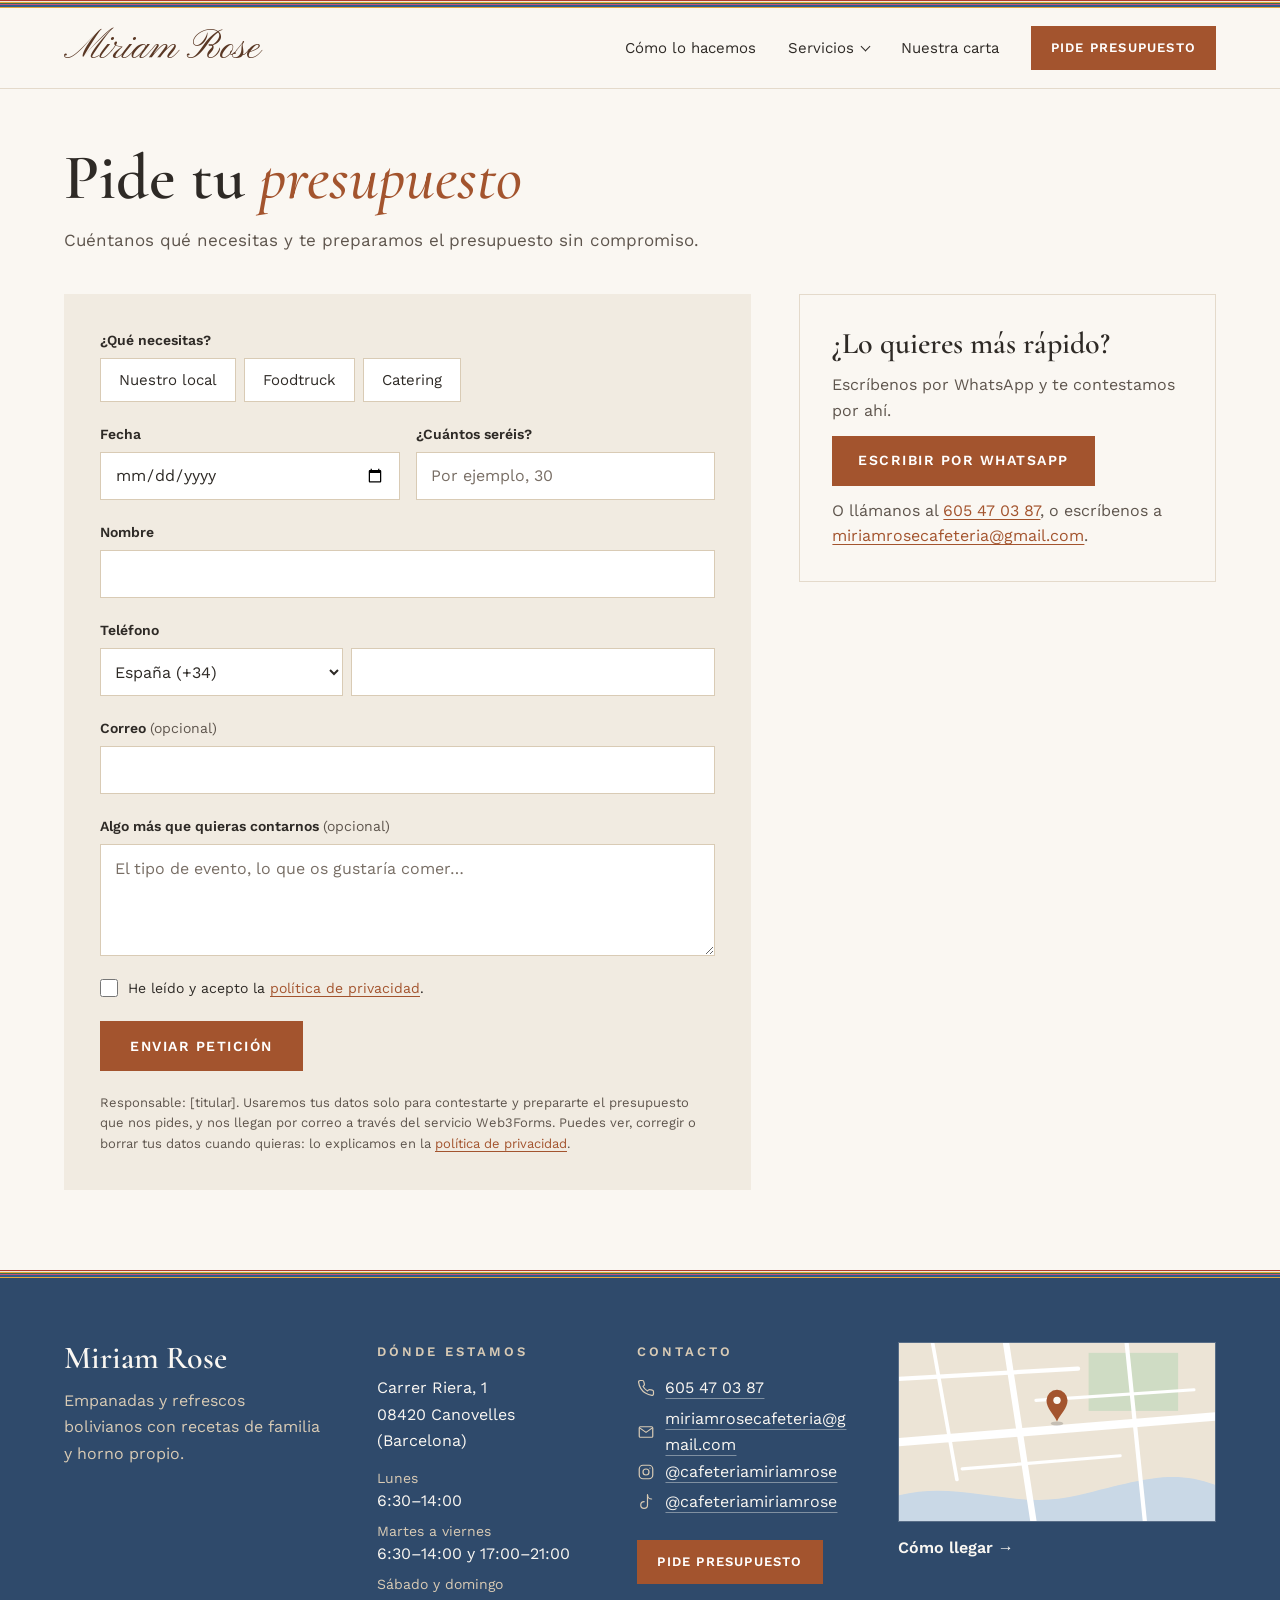
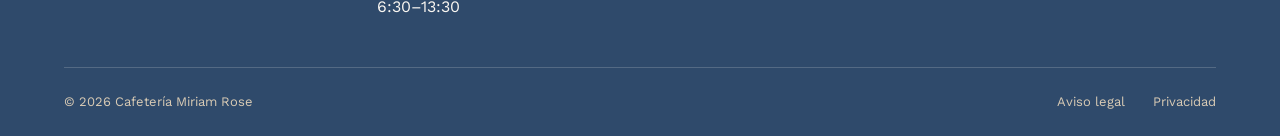
<file: presupuesto.html>
<!DOCTYPE html>
<html lang="es">
<head>
    <meta charset="UTF-8">
    <meta name="viewport" content="width=device-width, initial-scale=1.0">
    <meta name="robots" content="noindex">
    <meta name="theme-color" content="#FAF7F2">
    <meta name="color-scheme" content="only light">
    <title>Pide presupuesto · Miriam Rose, Canovelles</title>
    <meta name="description" content="Pide presupuesto para el local, el foodtruck o el catering boliviano de Miriam Rose, en Canovelles: por formulario, por WhatsApp o por teléfono.">
    <link rel="stylesheet" href="reset.css">
    <link rel="stylesheet" href="style.css">
    <link rel="stylesheet" href="presupuesto.css">
    <script src="main.js" defer></script>
    <script src="presupuesto.js" defer></script>
</head>
<body>
    <a class="saltar" href="#contenido">Saltar al contenido</a>
    <div class="aguayo" aria-hidden="true"></div>
    <header>
        <div id="header-wrapper">

            <a href="index.html" id="logo" translate="no">Miriam Rose</a>
            <!-- Hamburguesa: solo se ve en tablet y móvil (ver main.js) -->
            <button class="menu-toggle" aria-expanded="false" aria-controls="menu" aria-label="Abrir menú">
                <span></span><span></span><span></span>
            </button>
            <div id="header-nav-wrapper">
                <nav id="menu">
                    <ul role="list">
                        <li><a href="index.html#como-lo-hacemos">Cómo lo hacemos</a></li>
                        <li class="submenu">
                            <!-- Botón (no enlace): abre y cierra la lista de servicios (ver main.js) -->
                            <button class="submenu-toggle" aria-expanded="false" aria-controls="submenu-servicios">Servicios</button>
                            <ul id="submenu-servicios" role="list">
                                <li><a href="local.html">Nuestro local</a></li>
                                <li><a href="foodtruck.html">Foodtruck</a></li>
                                <li><a href="catering.html">Catering</a></li>
                            </ul>
                        </li>
                        <li><a href="carta.html">Nuestra carta</a></li>
                        <li class="presupuesto"><a href="presupuesto.html" aria-current="page">Pide presupuesto</a></li>
                    </ul>
                </nav>
            </div>
        </div>
    </header>
    <main id="contenido">
        <div id="presupuesto-wrapper">
            <div class="presupuesto-intro">
                <h1>Pide tu <em>presupuesto</em></h1>
                <p class="intro">Cuéntanos qué necesitas y te preparamos el presupuesto sin compromiso.</p>
            </div>
            <!-- Opción C (31/10): el formulario y, al lado, WhatsApp. Falta que la confirme el cliente -->
            <div class="presupuesto-cuerpo">
                <form class="formulario" method="post" action="https://api.web3forms.com/submit">
                    <!-- Web3Forms recibe el formulario y lo manda por correo. Clave de prueba (tu correo): cambiarla por la del cliente antes de publicar -->
                    <input type="hidden" name="access_key" value="9fc84d15-0339-4e19-8e3e-d4820aa764f5">
                    <input type="hidden" name="subject" value="Nueva petición de presupuesto desde la web">
                    <input type="hidden" name="from_name" value="Web Miriam Rose">
                    <!-- Campo trampa: los bots marcan todas las casillas y una persona no lo ve nunca; si llega marcado, Web3Forms descarta el envío -->
                    <input type="checkbox" name="botcheck" style="display: none;">
                    <fieldset class="campo">
                        <legend>¿Qué necesitas?</legend>
                        <div class="chips">
                            <label class="chip"><input type="radio" name="servicio" value="local" class="sr-only" required>Nuestro local</label>
                            <label class="chip"><input type="radio" name="servicio" value="foodtruck" class="sr-only" required>Foodtruck</label>
                            <label class="chip"><input type="radio" name="servicio" value="catering" class="sr-only" required>Catering</label>
                        </div>
                    </fieldset>
                    <!-- Lo que lleva .solo-catering solo sale si está marcado Catering (lo esconde presupuesto.css) -->
                    <fieldset class="campo solo-catering">
                        <legend>¿Cómo lo quieres?</legend>
                        <div class="chips">
                            <label class="chip"><input type="radio" name="entrega" value="bandejas" class="sr-only">En bandejas</label>
                            <label class="chip"><input type="radio" name="entrega" value="caja" class="sr-only">En caja</label>
                        </div>
                    </fieldset>
                    <div class="fila">
                        <div class="campo">
                            <label for="fecha">Fecha</label>
                            <input type="date" id="fecha" name="fecha" required>
                            <p class="ayuda solo-catering">El catering, con una semana de antelación como mínimo.</p>
                        </div>
                        <div class="campo">
                            <label for="personas">¿Cuántos seréis?</label>
                            <input type="number" id="personas" name="personas" min="1" inputmode="numeric" placeholder="Por ejemplo, 30">
                        </div>
                    </div>
                    <div class="campo">
                        <label for="nombre">Nombre</label>
                        <input type="text" id="nombre" name="nombre" autocomplete="name" required pattern=".*\S.*" title="Escribe tu nombre">
                    </div>
                    <!-- Teléfono: el prefijo del país (España por defecto) y el número sin prefijo; presupuesto.js cambia el formato según el país -->
                    <div class="campo">
                        <label for="telefono">Teléfono</label>
                        <div class="telefono-prefijo">
                            <label for="prefijo" class="sr-only">Prefijo del país</label>
                            <select id="prefijo" name="prefijo" autocomplete="tel-country-code">
                                <option value="+34" selected>España (+34)</option>
                                <optgroup label="Latinoamérica">
                                    <option value="+54">Argentina (+54)</option>
                                    <option value="+591">Bolivia (+591)</option>
                                    <option value="+55">Brasil (+55)</option>
                                    <option value="+56">Chile (+56)</option>
                                    <option value="+57">Colombia (+57)</option>
                                    <option value="+506">Costa Rica (+506)</option>
                                    <option value="+53">Cuba (+53)</option>
                                    <option value="+593">Ecuador (+593)</option>
                                    <option value="+503">El Salvador (+503)</option>
                                    <option value="+502">Guatemala (+502)</option>
                                    <option value="+504">Honduras (+504)</option>
                                    <option value="+52">México (+52)</option>
                                    <option value="+505">Nicaragua (+505)</option>
                                    <option value="+507">Panamá (+507)</option>
                                    <option value="+595">Paraguay (+595)</option>
                                    <option value="+51">Perú (+51)</option>
                                    <option value="+1">Puerto Rico (+1)</option>
                                    <option value="+1">República Dominicana (+1)</option>
                                    <option value="+598">Uruguay (+598)</option>
                                    <option value="+58">Venezuela (+58)</option>
                                </optgroup>
                                <optgroup label="Resto del mundo">
                                    <option value="+93">Afganistán (+93)</option>
                                    <option value="+355">Albania (+355)</option>
                                    <option value="+49">Alemania (+49)</option>
                                    <option value="+376">Andorra (+376)</option>
                                    <option value="+244">Angola (+244)</option>
                                    <option value="+1">Anguila (+1)</option>
                                    <option value="+1">Antigua y Barbuda (+1)</option>
                                    <option value="+966">Arabia Saudí (+966)</option>
                                    <option value="+213">Argelia (+213)</option>
                                    <option value="+374">Armenia (+374)</option>
                                    <option value="+297">Aruba (+297)</option>
                                    <option value="+61">Australia (+61)</option>
                                    <option value="+43">Austria (+43)</option>
                                    <option value="+994">Azerbaiyán (+994)</option>
                                    <option value="+1">Bahamas (+1)</option>
                                    <option value="+880">Bangladés (+880)</option>
                                    <option value="+1">Barbados (+1)</option>
                                    <option value="+973">Baréin (+973)</option>
                                    <option value="+32">Bélgica (+32)</option>
                                    <option value="+501">Belice (+501)</option>
                                    <option value="+229">Benín (+229)</option>
                                    <option value="+1">Bermudas (+1)</option>
                                    <option value="+375">Bielorrusia (+375)</option>
                                    <option value="+387">Bosnia y Herzegovina (+387)</option>
                                    <option value="+267">Botsuana (+267)</option>
                                    <option value="+673">Brunéi (+673)</option>
                                    <option value="+359">Bulgaria (+359)</option>
                                    <option value="+226">Burkina Faso (+226)</option>
                                    <option value="+257">Burundi (+257)</option>
                                    <option value="+975">Bután (+975)</option>
                                    <option value="+238">Cabo Verde (+238)</option>
                                    <option value="+855">Camboya (+855)</option>
                                    <option value="+237">Camerún (+237)</option>
                                    <option value="+1">Canadá (+1)</option>
                                    <option value="+599">Caribe neerlandés (+599)</option>
                                    <option value="+974">Catar (+974)</option>
                                    <option value="+235">Chad (+235)</option>
                                    <option value="+420">Chequia (+420)</option>
                                    <option value="+86">China (+86)</option>
                                    <option value="+357">Chipre (+357)</option>
                                    <option value="+39">Ciudad del Vaticano (+39)</option>
                                    <option value="+269">Comoras (+269)</option>
                                    <option value="+242">Congo (+242)</option>
                                    <option value="+850">Corea del Norte (+850)</option>
                                    <option value="+82">Corea del Sur (+82)</option>
                                    <option value="+225">Côte d’Ivoire (+225)</option>
                                    <option value="+385">Croacia (+385)</option>
                                    <option value="+599">Curazao (+599)</option>
                                    <option value="+45">Dinamarca (+45)</option>
                                    <option value="+1">Dominica (+1)</option>
                                    <option value="+20">Egipto (+20)</option>
                                    <option value="+971">Emiratos Árabes Unidos (+971)</option>
                                    <option value="+291">Eritrea (+291)</option>
                                    <option value="+421">Eslovaquia (+421)</option>
                                    <option value="+386">Eslovenia (+386)</option>
                                    <option value="+1">Estados Unidos (+1)</option>
                                    <option value="+372">Estonia (+372)</option>
                                    <option value="+268">Esuatini (+268)</option>
                                    <option value="+251">Etiopía (+251)</option>
                                    <option value="+63">Filipinas (+63)</option>
                                    <option value="+358">Finlandia (+358)</option>
                                    <option value="+679">Fiyi (+679)</option>
                                    <option value="+33">Francia (+33)</option>
                                    <option value="+241">Gabón (+241)</option>
                                    <option value="+220">Gambia (+220)</option>
                                    <option value="+995">Georgia (+995)</option>
                                    <option value="+233">Ghana (+233)</option>
                                    <option value="+350">Gibraltar (+350)</option>
                                    <option value="+1">Granada (+1)</option>
                                    <option value="+30">Grecia (+30)</option>
                                    <option value="+299">Groenlandia (+299)</option>
                                    <option value="+590">Guadalupe (+590)</option>
                                    <option value="+1">Guam (+1)</option>
                                    <option value="+594">Guayana Francesa (+594)</option>
                                    <option value="+44">Guernesey (+44)</option>
                                    <option value="+224">Guinea (+224)</option>
                                    <option value="+240">Guinea Ecuatorial (+240)</option>
                                    <option value="+245">Guinea-Bisáu (+245)</option>
                                    <option value="+592">Guyana (+592)</option>
                                    <option value="+509">Haití (+509)</option>
                                    <option value="+852">Hong Kong (+852)</option>
                                    <option value="+36">Hungría (+36)</option>
                                    <option value="+91">India (+91)</option>
                                    <option value="+62">Indonesia (+62)</option>
                                    <option value="+964">Irak (+964)</option>
                                    <option value="+98">Irán (+98)</option>
                                    <option value="+353">Irlanda (+353)</option>
                                    <option value="+44">Isla de Man (+44)</option>
                                    <option value="+61">Isla de Navidad (+61)</option>
                                    <option value="+672">Isla Norfolk (+672)</option>
                                    <option value="+354">Islandia (+354)</option>
                                    <option value="+358">Islas Aland (+358)</option>
                                    <option value="+1">Islas Caimán (+1)</option>
                                    <option value="+61">Islas Cocos (+61)</option>
                                    <option value="+682">Islas Cook (+682)</option>
                                    <option value="+298">Islas Feroe (+298)</option>
                                    <option value="+500">Islas Malvinas (+500)</option>
                                    <option value="+1">Islas Marianas del Norte (+1)</option>
                                    <option value="+692">Islas Marshall (+692)</option>
                                    <option value="+677">Islas Salomón (+677)</option>
                                    <option value="+1">Islas Turcas y Caicos (+1)</option>
                                    <option value="+1">Islas Vírgenes Británicas (+1)</option>
                                    <option value="+1">Islas Vírgenes de EE. UU. (+1)</option>
                                    <option value="+972">Israel (+972)</option>
                                    <option value="+39">Italia (+39)</option>
                                    <option value="+1">Jamaica (+1)</option>
                                    <option value="+81">Japón (+81)</option>
                                    <option value="+44">Jersey (+44)</option>
                                    <option value="+962">Jordania (+962)</option>
                                    <option value="+7">Kazajistán (+7)</option>
                                    <option value="+254">Kenia (+254)</option>
                                    <option value="+996">Kirguistán (+996)</option>
                                    <option value="+686">Kiribati (+686)</option>
                                    <option value="+383">Kosovo (+383)</option>
                                    <option value="+965">Kuwait (+965)</option>
                                    <option value="+856">Laos (+856)</option>
                                    <option value="+266">Lesoto (+266)</option>
                                    <option value="+371">Letonia (+371)</option>
                                    <option value="+961">Líbano (+961)</option>
                                    <option value="+231">Liberia (+231)</option>
                                    <option value="+218">Libia (+218)</option>
                                    <option value="+423">Liechtenstein (+423)</option>
                                    <option value="+370">Lituania (+370)</option>
                                    <option value="+352">Luxemburgo (+352)</option>
                                    <option value="+853">Macao (+853)</option>
                                    <option value="+389">Macedonia del Norte (+389)</option>
                                    <option value="+261">Madagascar (+261)</option>
                                    <option value="+60">Malasia (+60)</option>
                                    <option value="+265">Malaui (+265)</option>
                                    <option value="+960">Maldivas (+960)</option>
                                    <option value="+223">Mali (+223)</option>
                                    <option value="+356">Malta (+356)</option>
                                    <option value="+212">Marruecos (+212)</option>
                                    <option value="+596">Martinica (+596)</option>
                                    <option value="+230">Mauricio (+230)</option>
                                    <option value="+222">Mauritania (+222)</option>
                                    <option value="+262">Mayotte (+262)</option>
                                    <option value="+691">Micronesia (+691)</option>
                                    <option value="+373">Moldavia (+373)</option>
                                    <option value="+377">Mónaco (+377)</option>
                                    <option value="+976">Mongolia (+976)</option>
                                    <option value="+382">Montenegro (+382)</option>
                                    <option value="+1">Montserrat (+1)</option>
                                    <option value="+258">Mozambique (+258)</option>
                                    <option value="+95">Myanmar (+95)</option>
                                    <option value="+264">Namibia (+264)</option>
                                    <option value="+674">Nauru (+674)</option>
                                    <option value="+977">Nepal (+977)</option>
                                    <option value="+227">Níger (+227)</option>
                                    <option value="+234">Nigeria (+234)</option>
                                    <option value="+683">Niue (+683)</option>
                                    <option value="+47">Noruega (+47)</option>
                                    <option value="+687">Nueva Caledonia (+687)</option>
                                    <option value="+64">Nueva Zelanda (+64)</option>
                                    <option value="+968">Omán (+968)</option>
                                    <option value="+31">Países Bajos (+31)</option>
                                    <option value="+92">Pakistán (+92)</option>
                                    <option value="+680">Palaos (+680)</option>
                                    <option value="+675">Papúa Nueva Guinea (+675)</option>
                                    <option value="+689">Polinesia Francesa (+689)</option>
                                    <option value="+48">Polonia (+48)</option>
                                    <option value="+351">Portugal (+351)</option>
                                    <option value="+44">Reino Unido (+44)</option>
                                    <option value="+236">República Centroafricana (+236)</option>
                                    <option value="+243">República Democrática del Congo (+243)</option>
                                    <option value="+262">Reunión (+262)</option>
                                    <option value="+250">Ruanda (+250)</option>
                                    <option value="+40">Rumanía (+40)</option>
                                    <option value="+7">Rusia (+7)</option>
                                    <option value="+212">Sáhara Occidental (+212)</option>
                                    <option value="+685">Samoa (+685)</option>
                                    <option value="+1">Samoa Americana (+1)</option>
                                    <option value="+590">San Bartolomé (+590)</option>
                                    <option value="+1">San Cristóbal y Nieves (+1)</option>
                                    <option value="+378">San Marino (+378)</option>
                                    <option value="+590">San Martín (+590)</option>
                                    <option value="+508">San Pedro y Miquelón (+508)</option>
                                    <option value="+1">San Vicente y las Granadinas (+1)</option>
                                    <option value="+290">Santa Elena (+290)</option>
                                    <option value="+1">Santa Lucía (+1)</option>
                                    <option value="+239">Santo Tomé y Príncipe (+239)</option>
                                    <option value="+221">Senegal (+221)</option>
                                    <option value="+381">Serbia (+381)</option>
                                    <option value="+248">Seychelles (+248)</option>
                                    <option value="+232">Sierra Leona (+232)</option>
                                    <option value="+65">Singapur (+65)</option>
                                    <option value="+1">Sint Maarten (+1)</option>
                                    <option value="+963">Siria (+963)</option>
                                    <option value="+252">Somalia (+252)</option>
                                    <option value="+94">Sri Lanka (+94)</option>
                                    <option value="+27">Sudáfrica (+27)</option>
                                    <option value="+249">Sudán (+249)</option>
                                    <option value="+211">Sudán del Sur (+211)</option>
                                    <option value="+46">Suecia (+46)</option>
                                    <option value="+41">Suiza (+41)</option>
                                    <option value="+597">Surinam (+597)</option>
                                    <option value="+47">Svalbard y Jan Mayen (+47)</option>
                                    <option value="+66">Tailandia (+66)</option>
                                    <option value="+886">Taiwán (+886)</option>
                                    <option value="+255">Tanzania (+255)</option>
                                    <option value="+992">Tayikistán (+992)</option>
                                    <option value="+246">Territorio Británico del Océano Índico (+246)</option>
                                    <option value="+970">Territorios Palestinos (+970)</option>
                                    <option value="+670">Timor-Leste (+670)</option>
                                    <option value="+228">Togo (+228)</option>
                                    <option value="+690">Tokelau (+690)</option>
                                    <option value="+676">Tonga (+676)</option>
                                    <option value="+1">Trinidad y Tobago (+1)</option>
                                    <option value="+216">Túnez (+216)</option>
                                    <option value="+993">Turkmenistán (+993)</option>
                                    <option value="+90">Turquía (+90)</option>
                                    <option value="+688">Tuvalu (+688)</option>
                                    <option value="+380">Ucrania (+380)</option>
                                    <option value="+256">Uganda (+256)</option>
                                    <option value="+998">Uzbekistán (+998)</option>
                                    <option value="+678">Vanuatu (+678)</option>
                                    <option value="+84">Vietnam (+84)</option>
                                    <option value="+681">Wallis y Futuna (+681)</option>
                                    <option value="+967">Yemen (+967)</option>
                                    <option value="+253">Yibuti (+253)</option>
                                    <option value="+260">Zambia (+260)</option>
                                    <option value="+263">Zimbabue (+263)</option>
                                </optgroup>
                            </select>
                            <input type="tel" id="telefono" name="telefono" autocomplete="tel-national" required pattern="([ .\-]?[0-9]){4,14}" title="El número, sin el prefijo">
                        </div>
                    </div>
                    <div class="campo">
                        <label for="correo">Correo <span class="opcional">(opcional)</span></label>
                        <!-- name="email" (no "correo"): Web3Forms lo usa como «Responder a» -->
                        <input type="email" id="correo" name="email" autocomplete="email">
                    </div>
                    <div class="campo">
                        <label for="mensaje">Algo más que quieras contarnos <span class="opcional">(opcional)</span></label>
                        <textarea id="mensaje" name="mensaje" placeholder="El tipo de evento, lo que os gustaría comer…"></textarea>
                    </div>
                    <label class="casilla">
                        <input type="checkbox" name="privacidad" value="acepta" required>
                        <span>He leído y acepto la <a href="politica-privacidad.html" target="_blank" rel="noopener">política de privacidad<span class="sr-only"> (se abre en otra pestaña)</span></a>.</span>
                    </label>
                    <button type="submit" class="boton-enviar">Enviar petición</button>
                    <!-- Aviso del envío: lo rellena presupuesto.js. role="status": el lector de pantalla lo lee al cambiar. hidden: escondido hasta el primer aviso, para no dejar hueco -->
                    <p class="formulario-estado" role="status" hidden></p>
                    <p class="capa">Responsable: [titular]. Usaremos tus datos solo para contestarte y prepararte el presupuesto que nos pides, y nos llegan por correo a través del servicio Web3Forms. Puedes ver, corregir o borrar tus datos cuando quieras: lo explicamos en la <a href="politica-privacidad.html" target="_blank" rel="noopener">política de privacidad<span class="sr-only"> (se abre en otra pestaña)</span></a>.</p>
                </form>
                <aside class="contacto-directo" aria-labelledby="titulo-whatsapp">
                    <h2 id="titulo-whatsapp">¿Lo quieres más rápido?</h2>
                    <p>Escríbenos por WhatsApp y te contestamos por ahí.</p>
                    <p class="presupuesto"><a href="#">Escribir por WhatsApp</a></p>
                    <p>O llámanos al <a href="tel:+34605470387">605 47 03 87</a>, o escríbenos a <a href="mailto:miriamrosecafeteria@gmail.com">miriamrosecafeteria@gmail.com</a>.</p>
                </aside>
            </div>
        </div>
    </main>
    <div class="aguayo" aria-hidden="true"></div>
    <footer>
        <div id="footer-wrapper">
            <div id="footer-container-0">
                <div id="sobre-nosotros">
                    <p class="footer-marca" translate="no">Miriam Rose</p>
                    <p>Empanadas y refrescos bolivianos con recetas de familia y horno propio.</p>
                </div>
                <div id="donde-estamos">
                    <h2>Dónde estamos</h2>
                    <address>Carrer Riera, 1<br>08420 Canovelles (Barcelona)</address>
                    <dl class="horario">
                        <dt>Lunes</dt>
                        <dd><span>6:30–14:00</span></dd>
                        <dt>Martes a viernes</dt>
                        <dd><span>6:30–14:00</span> y <span>17:00–21:00</span></dd>
                        <dt>Sábado y domingo</dt>
                        <dd><span>6:30–13:30</span></dd>
                    </dl>
                </div>
                <div id="contacto">
                    <h2>Contacto</h2>
                    <p>
                        <a href="tel:+34605470387" class="con-icono"><img src="img/iconos/telefono.svg" alt="" width="18" height="18" loading="lazy">605 47 03 87</a><br>
                        <a href="mailto:miriamrosecafeteria@gmail.com" class="con-icono"><img src="img/iconos/correo.svg" alt="" width="18" height="18" loading="lazy">miriamrosecafeteria@gmail.com</a><br>
                        <a href="https://www.instagram.com/cafeteriamiriamrose/" target="_blank" rel="noopener" class="con-icono"><img src="img/iconos/instagram.svg" alt="Instagram:" width="18" height="18" loading="lazy">@cafeteriamiriamrose<span class="sr-only"> (se abre en otra pestaña)</span></a><br>
                        <a href="https://www.tiktok.com/@cafeteriamiriamrose" target="_blank" rel="noopener" class="con-icono"><img src="img/iconos/tiktok.svg" alt="TikTok:" width="18" height="18" loading="lazy">@cafeteriamiriamrose<span class="sr-only"> (se abre en otra pestaña)</span></a>
                    </p>
                    <p class="presupuesto"><a href="presupuesto.html">Pide presupuesto</a></p>
                </div>
                <div id="mapa">
                    <!-- Toda la columna es un solo enlace: la imagen y el texto llevan a Google Maps -->
                    <a href="https://www.google.com/maps/search/?api=1&query=Cafeteria%20Miriam%20Rose%2C%20Carrer%20Riera%201%2C%20Canovelles" target="_blank" rel="noopener">
                        <img src="img/mapa-provisional.svg" alt="Mapa de la zona de la cafetería" width="600" height="360" loading="lazy">
                        <span>Cómo llegar <span aria-hidden="true">→</span><span class="sr-only"> (se abre en otra pestaña)</span></span>
                    </a>
                </div>
            </div>
            <div id="copyright-container">
                <small>&copy; 2026 Cafetería <span translate="no">Miriam Rose</span></small>
                <ul role="list">
                    <li><a href="aviso-legal.html">Aviso legal</a></li>
                    <li><a href="politica-privacidad.html">Privacidad</a></li>
                </ul>
            </div>
        </div>
    </footer>
</body>
</html>
</file>
<file: style.css>
/* ===== FUENTES: servidas desde la propia web (carpeta fuentes/), no desde Google =====
   Así cada visita no envía su IP a Google (RGPD) y la página no tiene que conectarse a otro servidor.
   Son los mismos archivos que daba Google Fonts: fuentes variables (un archivo vale para varios grosores)
   y solo con los caracteres latinos (unicode-range), que incluyen todo el español.
   Licencia SIL Open Font License: se pueden alojar en la web. */
@font-face{
    font-family: 'Cormorant Garamond';
    font-style: normal;
    font-weight: 500 600;              /* un solo archivo para el 500 y el 600 */
    font-display: swap;                /* mientras carga, el texto sale con la fuente de reserva en vez de quedarse en blanco */
    src: url("fuentes/cormorant-garamond.woff2") format("woff2");
    unicode-range: U+0000-00FF, U+0131, U+0152-0153, U+02BB-02BC, U+02C6, U+02DA, U+02DC, U+0304, U+0308, U+0329, U+2000-206F, U+20AC, U+2122, U+2191, U+2193, U+2212, U+2215, U+FEFF, U+FFFD;
}
@font-face{
    font-family: 'Cormorant Garamond';
    font-style: italic;                /* la palabra en cursiva de los títulos */
    font-weight: 500 600;
    font-display: swap;
    src: url("fuentes/cormorant-garamond-cursiva.woff2") format("woff2");
    unicode-range: U+0000-00FF, U+0131, U+0152-0153, U+02BB-02BC, U+02C6, U+02DA, U+02DC, U+0304, U+0308, U+0329, U+2000-206F, U+20AC, U+2122, U+2191, U+2193, U+2212, U+2215, U+FEFF, U+FFFD;
}
@font-face{
    font-family: 'Pinyon Script';     /* solo el nombre: logo y cabecera de la carta */
    font-style: normal;
    font-weight: 400;
    font-display: swap;
    src: url("fuentes/pinyon-script.woff2") format("woff2");
    unicode-range: U+0000-00FF, U+0131, U+0152-0153, U+02BB-02BC, U+02C6, U+02DA, U+02DC, U+0304, U+0308, U+0329, U+2000-206F, U+20AC, U+2122, U+2191, U+2193, U+2212, U+2215, U+FEFF, U+FFFD;
}
@font-face{
    font-family: 'Work Sans';
    font-style: normal;
    font-weight: 400 600;              /* un solo archivo para el 400, el 500 y el 600 */
    font-display: swap;
    src: url("fuentes/work-sans.woff2") format("woff2");
    unicode-range: U+0000-00FF, U+0131, U+0152-0153, U+02BB-02BC, U+02C6, U+02DA, U+02DC, U+0304, U+0308, U+0329, U+2000-206F, U+20AC, U+2122, U+2191, U+2193, U+2212, U+2215, U+FEFF, U+FFFD;
}

/* Curva de las animaciones: arranca rápido y frena suave (las de CSS por defecto son flojas) */
:root{
    --ease-out: cubic-bezier(0.23, 1, 0.32, 1);
}
body{
    font-family: 'Work Sans', sans-serif;
    font-size: 16px;
    color: #2E2A26;
    background-color: #FAF7F2;
}
/* Sin el destello gris/azul que pinta el móvil al tocar: cada botón y enlace tiene su propio :active */
html{
    -webkit-tap-highlight-color: transparent;
}
/* Lo que pinta el navegador por su cuenta, también en los colores de la marca: el texto seleccionado y la barra de desplazamiento */
::selection{
    background-color: #F2B48F;         /* melocotón, con el texto en tinta (en vez del azul del navegador) */
    color: #2E2A26;
}
html{
    scrollbar-color: #D9CBB5 #FAF7F2;  /* barra arena sobre fondo lino */
}
/* Sin la espera del doble toque (zoom) al pulsar enlaces y botones en el móvil */
a,
button{
    touch-action: manipulation;
}
/* Mantener pulsado un botón no selecciona su texto (el resto sí se puede copiar: dirección, teléfono, precios) */
button,
.presupuesto>a,
.llamar>a{
    -webkit-user-select: none;
    user-select: none;
}
/* Enlaces de texto: al tocarlos se aclaran un momento (los botones ya se hunden con su propio :active) */
a:active,
.submenu-toggle:active{
    opacity: 0.6;
}
.presupuesto>a:active,
.llamar>a:active{
    opacity: 1;
}
a[href^="tel:"]{
    white-space: nowrap;               /* el teléfono nunca se parte en dos líneas */
}

/* ===== ACCESIBILIDAD ===== */
/* Texto solo para lectores de pantalla: no se ve, pero se lee */
.sr-only{
    position: absolute;
    width: 1px;
    height: 1px;
    overflow: hidden;
    clip-path: inset(50%);
    white-space: nowrap;
}
/* "Saltar al contenido": fuera de la pantalla hasta que se llega a él con Tab */
.saltar{
    position: absolute;
    top: 12px;
    left: 12px;
    z-index: 100;
    padding: 12px 18px;
    background-color: #2F4A6B;
    color: #FAF7F2;
    font-weight: 600;
    text-decoration: none;
    transform: translateY(-200%);
}
.saltar:focus{
    transform: none;
}
/* Contorno al navegar con el teclado (con el ratón no sale: por eso :focus-visible y no :focus) */
:focus-visible{
    outline: 2px solid #2F4A6B;
    outline-offset: 3px;
}
footer :focus-visible{
    outline-color: #F2E8D5;            /* sobre el añil del footer, en crema */
}
li>a,ul{
    text-decoration: none;
    color: #2E2A26;
    list-style-type: none;
}

/* ===== FRANJA DE AGUAYO ===== */
.aguayo{
    height: 8px;
    background: linear-gradient(
        to bottom,
        #B23A2E 0% 16%,
        #F2E8D5 16% 20%,
        #E3A83A 20% 34%,
        #3F6E4E 34% 50%,
        #F2E8D5 50% 54%,
        #C8507A 54% 68%,
        #2F5D8C 68% 84%,
        #E3A83A 84% 100%
    );
}

/* ===== HEADER ===== */
header{
    border-bottom: 1px solid #E4DACB;
}
#header-wrapper{
    min-height: 80px;
    max-width: 1280px;
    margin-inline: auto;
    padding-inline: clamp(16px, 5vw, 64px);
    display: flex;
    justify-content: space-between;
    align-items: center;
}
#logo{
    display: flex;
    align-items: center;
    gap: 12px;
    color: #5A3825;                    /* marrón chocolate, elegido por el cliente */
    text-decoration: none;
    font-family: 'Pinyon Script', cursive;   /* letra de pluma, solo para el logo */
    font-size: 40px;                   /* las letras caligráficas se ven más pequeñas que una normal al mismo tamaño */
    font-weight: 400;
    transition: opacity 150ms ease;
}
#header-nav-wrapper>nav>ul{
    display: flex;
    flex-wrap: wrap;
    align-items: center;
    gap: 32px;
    padding: 0;
    font-size: 15px;
}
/* Página actual en el menú (la marca aria-current="page" en el HTML): en teja y subrayada */
#menu a[aria-current="page"]{
    color: #A3542E;
    text-decoration: underline;
    text-underline-offset: 6px;
}
/* Menos el botón «Pide presupuesto»: en su propia página se queda igual (el texto teja no se vería sobre su fondo teja) */
#menu .presupuesto>a[aria-current="page"]{
    color: #FFFFFF;
    text-decoration: none;
}

/* Enlaces del menú: al pasar el ratón el color cambia suave */
#menu li:not(.presupuesto)>a,
.submenu-toggle{
    transition: color 150ms ease;
}

/* Submenú de Servicios: desplegable que se abre al pulsar (main.js cambia aria-expanded) */
.submenu{
    position: relative;                /* referencia para colocar la lista debajo */
}
.submenu-toggle{
    display: inline-flex;
    align-items: center;
    gap: 8px;
    padding: 0;
    background: none;                  /* quita el aspecto de botón del navegador */
    border: 0;
    font: inherit;
    color: #2E2A26;
    cursor: pointer;
}
/* Flecha hecha con dos bordes de un cuadrado girado */
.submenu-toggle::after{
    content: "";
    width: 7px;
    height: 7px;
    border-right: 1.5px solid currentColor;
    border-bottom: 1.5px solid currentColor;
    transform: translateY(-2px) rotate(45deg);
    transition: transform 200ms var(--ease-out);
}
.submenu-toggle[aria-expanded="true"]::after{
    transform: translateY(2px) rotate(-135deg);
}
#submenu-servicios{
    display: none;
    position: absolute;
    top: calc(100% + 18px);
    left: -20px;
    z-index: 20;
    min-width: 200px;
    padding: 8px 0;
    background-color: #FAF7F2;
    border: 1px solid #E4DACB;
    box-shadow: 0 8px 24px rgba(46,42,38,.08);
    transform-origin: top left;        /* nace de su botón, no del centro */
    transition: opacity 150ms var(--ease-out), transform 150ms var(--ease-out);
}
.submenu-toggle[aria-expanded="true"] + #submenu-servicios{
    display: block;                    /* + = la lista que va justo después del botón */
}
/* Al abrirse entra con un fundido corto; al cerrarse desaparece al instante (la salida, más rápida que la entrada) */
@starting-style{
    .submenu-toggle[aria-expanded="true"] + #submenu-servicios{
        opacity: 0;
        transform: translateY(-4px) scale(0.98);
    }
}
#submenu-servicios a{
    display: block;
    padding: 10px 20px;
    white-space: nowrap;
}
@media (hover: hover) and (pointer: fine){
    #submenu-servicios a:hover{
        background-color: #F1EBE1;
    }
}
#submenu-servicios a[aria-current="page"]{
    color: #A3542E;
    font-weight: 600;
    text-decoration: none;
}
/* Si estás en una página de servicio, "Servicios" también se marca */
.submenu:has([aria-current="page"])>.submenu-toggle{
    color: #A3542E;
    text-decoration: underline;
    text-underline-offset: 6px;
}

/* Botón "Pide presupuesto" */
.presupuesto>a{
    display: inline-flex;
    align-items: center;
    min-height: 44px;
    padding-inline: 20px;
    background-color: #A3542E;
    color: #FFFFFF;
    font-size: 13px;
    font-weight: 600;
    letter-spacing: 1.2px;
    text-transform: uppercase;
    text-decoration: none;
    white-space: nowrap;
    transition: background-color 150ms ease, transform 160ms var(--ease-out);
}
/* Al pulsarlo se hunde un poco: confirma que se ha pulsado */
.presupuesto>a:active{
    transform: scale(0.97);
}

/* Botón hamburguesa: oculto en ordenador, se enseña en el @media de tablet */
.menu-toggle{
    display: none;
}

/* ===== MAIN ===== */
#main-wrapper{
    max-width: 1280px;
    margin-inline: auto;
    padding-inline: clamp(16px, 5vw, 64px);
}

/* Cabecera */
#main-container-0{
    display: flex;
    align-items: flex-end;
    gap: 64px;
    padding-block: 64px 40px;
}
#main-container-0>div{
    flex: 1;
    display: flex;
    flex-direction: column;
}
#main-container-0>div:first-child{
    gap: 18px;
}
#main-container-0>div:last-child{
    gap: 20px;
}
.etiqueta{
    font-size: 12px;
    font-weight: 600;
    letter-spacing: 3px;
    text-transform: uppercase;
    color: #2F4A6B;
}
#main-container-0 h1{
    font-family: 'Cormorant Garamond', serif;
    font-size: 72px;
    font-weight: 600;
    line-height: 1;
}
#main-container-0 h1 em{
    font-style: italic;
    font-weight: 500;
    color: #A3542E;
}
.intro{
    font-size: 17px;
    line-height: 1.65;
    color: #5E554D;
}
#main-container-0 ul{
    display: flex;
    align-items: center;
    gap: 28px;
    padding: 0;
}
#main-container-0 .presupuesto>a{
    min-height: 50px;
    padding-inline: 30px;
    font-size: 14px;
    letter-spacing: 1.5px;
}
.enlace-servicios>a{
    color: #2F4A6B;
    text-decoration: underline;
    text-underline-offset: 6px;
    font-size: 16px;
    font-weight: 500;
    white-space: nowrap;        /* la flecha no se separa del texto */
    transition: color 150ms ease;
}

/* Mosaico de fotos */
#mosaico{
    display: grid;
    grid-template-columns: repeat(4, 1fr);
    grid-template-rows: 240px 240px;
    gap: 16px;
}
#mosaico img{
    width: 100%;
    height: 100%;
    object-fit: cover;
}
.foto-grande{
    grid-column: span 2;
    grid-row: span 2;
}
.foto-alargada{
    grid-column: span 2;
}
/* Puntos del carrusel: ocultos en ordenador y tablet, se enseñan en el @media de móvil */
.puntos{
    display: none;
}

/* Los imprescindibles: en ordenador, un trocito de la hoja de papel de la carta (opción A que eligió el cliente).
   En móvil se convierten en tarjetas con foto (opción B): ver el @media de móvil.
   Todo va dentro de .imprescindibles-portada para no tocar los recomendados de carta.html, que usan las mismas clases */
.imprescindibles-portada{
    margin-top: 56px;
    padding-block: 56px 64px;
    background-color: #F1EBE1;
    /* La banda arena llega de lado a lado de la pantalla aunque la sección esté dentro de #main-wrapper:
       border-image pinta el fondo 100vw hacia cada lado sin crear scroll lateral (un margen con 100vw sí lo crearía) */
    border-image: linear-gradient(#F1EBE1 0 0) fill 0 / / 0 100vw;
}
/* Si el cliente quita todas las estrellas, la sección no sale */
.imprescindibles-portada:not(:has(.destacado)){
    display: none;
}
.tira{
    position: relative;                /* referencia para colocar el aguayo arriba */
    padding: 52px 56px 40px;
    background-color: #FFFFFF;
    border: 1px solid #E4DACB;
    box-shadow: 0 12px 40px rgba(46, 42, 38, 0.08);
    text-align: center;
}
.tira > .aguayo{
    position: absolute;
    top: 0;
    left: 0;
    right: 0;
}
.tira h2{
    margin-top: 12px;
    font-family: 'Cormorant Garamond', serif;
    font-size: 44px;
    font-weight: 600;
    line-height: 1.05;
}
.tira h2 em{
    font-style: italic;
    font-weight: 500;
    color: #A3542E;
}
/* Flex y no grid: con 1 o 2 productos quedan centrados en vez de dejar huecos */
.imprescindibles-lista{
    display: flex;
    flex-wrap: wrap;
    justify-content: center;
    gap: 24px 48px;
    margin-top: 36px;
    text-align: left;
}
.imprescindibles-portada .destacado{
    flex: 0 1 calc((100% - 96px) / 3);   /* un tercio del ancho, descontando los 2 huecos de 48px */
}
.imprescindibles-portada .destacado img{
    display: none;                     /* en ordenador es una línea de la carta: sin foto (con loading="lazy" ni se descarga) */
}
/* Nombre · · · · · precio, como en la carta */
.imprescindibles-portada .destacado-linea{
    display: flex;
    align-items: baseline;
    gap: 12px;
}
.imprescindibles-portada .destacado h3{
    min-width: 0;                      /* en flex, sin esto un nombre muy largo empuja el precio fuera */
    font-family: 'Cormorant Garamond', serif;
    font-size: 26px;
    font-weight: 500;
}
.imprescindibles-portada .linea-puntos{
    flex: 1;
    min-width: 24px;
    border-bottom: 1.5px dotted #D9CBB5;
    transform: translateY(-4px);
}
.imprescindibles-portada .precio{
    flex-shrink: 0;
    font-weight: 500;
    font-variant-numeric: tabular-nums;   /* cifras igual de anchas, como en la carta */
    color: #A3542E;
    white-space: nowrap;
}
.imprescindibles-portada .destacado-desc{
    margin-top: 4px;
    font-size: 14px;
    line-height: 1.5;
    color: #5E554D;
}
.enlace-carta{
    display: inline-block;
    margin-top: 36px;
    color: #2F4A6B;
    font-size: 16px;
    font-weight: 500;
    text-decoration: underline;
    text-underline-offset: 6px;
    transition: color 150ms ease;
}

/* Cómo lo hacemos (opción C, 02/11): la foto a un lado y, al otro, las tres claves separadas por líneas.
   El enlace «Cómo lo hacemos» del menú baja hasta aquí */
#como-lo-hacemos{
    display: grid;
    grid-template-columns: repeat(2, minmax(0, 1fr));
    gap: 64px;
    align-items: center;
    margin-top: 72px;
    scroll-margin-top: 24px;           /* al llegar desde el menú, un poco de aire arriba */
}
#como-lo-hacemos>img{
    width: 100%;
    aspect-ratio: 4 / 5;
    object-fit: cover;
}
#como-lo-hacemos h2{
    margin-top: 10px;
    font-family: 'Cormorant Garamond', serif;
    font-size: 44px;
    font-weight: 600;
    line-height: 1.05;
}
#como-lo-hacemos h2 em{
    font-style: italic;
    font-weight: 500;
    color: #A3542E;
}
#como-lo-hacemos .intro{
    max-width: 520px;
    margin-top: 16px;
}
.claves{
    margin-top: 24px;
    border-top: 1px solid #E4DACB;
}
.clave{
    padding-block: 16px;
    border-bottom: 1px solid #E4DACB;
}
.clave h3{
    font-family: 'Cormorant Garamond', serif;
    font-size: 26px;
    font-weight: 600;
    line-height: 1.15;
}
.clave p{
    margin-top: 4px;
    font-size: 15px;
    line-height: 1.6;
    color: #5E554D;
}
#como-lo-hacemos .enlace-carta{
    margin-top: 24px;
}

/* Servicios */
#main-container-01{
    display: flex;
    gap: 16px;
    padding-block: 56px 64px;
    scroll-margin-top: 24px;           /* al llegar desde "Ver servicios", un poco de aire arriba */
}
.tarjeta{
    flex: 1;
    display: flex;
    align-items: flex-start;
    gap: 16px;
    padding: 24px;
    background-color: #F1EBE1;
}
.tarjeta>img{
    width: 28px;
    height: 28px;
    flex-shrink: 0;             /* evita que el icono se aplaste */
}
.tarjeta-texto{
    display: flex;
    flex-direction: column;
    gap: 6px;
}
.tarjeta h2{
    font-size: 18px;
    font-weight: 600;
}
.tarjeta p{
    font-size: 14px;
    line-height: 1.5;
    color: #5E554D;
}
.tarjeta a{
    font-size: 14px;
    font-weight: 600;
    color: #2F4A6B;
    text-underline-offset: 4px;        /* el subrayado separado del texto, como en el resto de enlaces */
    transition: color 150ms ease;
}

/* ===== FOOTER ===== */
footer{
    background-color: #2F4A6B;
    color: #FAF7F2;
}
footer a{
    color: inherit;
}
#footer-wrapper{
    max-width: 1280px;
    margin-inline: auto;
    padding-inline: clamp(16px, 5vw, 64px);
}
#footer-container-0{
    display: flex;
    flex-wrap: wrap;
    flex-direction: row;
    justify-content: space-between;
    align-items: flex-start;
    gap: 48px;
    padding-block: 64px 48px;
}

/* Columnas: mismo reparto que el diseño (1.25 · 1 · 1 · 1.5) */
#footer-container-0>div{
    display: flex;
    flex-direction: column;
    gap: 14px;
}
#sobre-nosotros{ flex: 1.25; }
#donde-estamos,
#contacto{ flex: 1; }
#mapa{ flex: 1.5; }

/* Textos */
#footer-container-0 h2{
    font-size: 13px;
    font-weight: 600;
    letter-spacing: 3px;
    text-transform: uppercase;
    color: #D9CBB5;
}
#footer-container-0 p,
#footer-container-0 address{
    font-size: 16px;
    line-height: 1.65;
}
#footer-container-0 address{
    font-style: normal;
}
#sobre-nosotros>p,
#donde-estamos>p{
    color: #D9CBB5;
}
#sobre-nosotros>p{
    max-width: 260px;
}

/* Horario: el día en arena y las horas debajo; cada tramo de horas nunca se parte */
.horario dt{
    font-size: 14px;
    color: #D9CBB5;
}
.horario dd{
    font-size: 16px;
    margin-bottom: 8px;
}
.horario dd:last-child{
    margin-bottom: 0;
}
.horario span{
    white-space: nowrap;
}
#sobre-nosotros .footer-marca{
    font-family: 'Cormorant Garamond', serif;
    font-size: 32px;
    font-weight: 600;
    line-height: 1;
    color: #FAF7F2;
}

/* Teléfono, correo, Instagram y TikTok */
#contacto a[href^="tel:"],
#contacto a[href^="mailto:"],
#contacto a[href*="instagram.com"],
#contacto a[href*="tiktok.com"]{
    text-underline-offset: 5px;
    text-decoration-color: rgba(250, 247, 242, 0.4);
}
/* Icono a la izquierda del texto (el subrayado solo va debajo del texto) */
.con-icono{
    display: inline-flex;
    align-items: center;
    gap: 10px;
    max-width: 100%;
    overflow-wrap: anywhere;           /* un correo largo se parte en vez de ensanchar toda la página en el móvil */
    transition: text-decoration-color 150ms ease;
}
.con-icono img{
    width: 18px;
    height: 18px;
    flex-shrink: 0;
}
#contacto .presupuesto{
    margin-top: 6px;
}

/* Mapa */
#mapa img{
    width: 100%;
    height: 180px;
    object-fit: cover;
    border: 1px solid rgba(250, 247, 242, 0.2);
}
#mapa a{
    display: flex;
    flex-direction: column;
    gap: 14px;
    font-size: 16px;
    font-weight: 600;
    text-decoration: none;
}
/* "Cómo llegar": el subrayado ya está, pero transparente; al pasar el ratón aparece con un fundido */
#mapa a>span{
    text-decoration: underline;
    text-decoration-color: transparent;
    text-underline-offset: 5px;
    transition: text-decoration-color 150ms ease;
}

/* Fila legal */
#copyright-container{
    display: flex;
    justify-content: space-between;
    align-items: center;
    padding-block: 24px;
    border-top: 1px solid rgba(250, 247, 242, 0.18);
    font-size: 13px;
    color: #D9CBB5;
}
#copyright-container small{
    font-size: inherit;
}
#copyright-container ul{
    display: flex;
    gap: 28px;
    padding: 0;
    color: inherit;             /* anula el color tinta de la regla global "li>a,ul" */
}
#copyright-container a{
    text-decoration: underline;
    text-decoration-color: transparent;
    text-underline-offset: 4px;
    transition: color 150ms ease, text-decoration-color 150ms ease;
}
/* ===== HOVER: solo con ratón o trackpad (en pantallas táctiles, después de tocar, el hover se quedaría "pegado") ===== */
@media (hover: hover) and (pointer: fine){
    #logo:hover{
        opacity: 0.8;
    }
    #menu li:not(.presupuesto)>a:hover,
    .submenu-toggle:hover,
    .enlace-servicios>a:hover,
    .enlace-carta:hover,
    .tarjeta a:hover{
        color: #A3542E;
    }
    .presupuesto>a:hover{
        background-color: #8C4526;     /* teja más oscuro */
    }
    #contacto a:hover,
    #mapa a:hover>span,
    #copyright-container a:hover{
        text-decoration-color: currentColor;
    }
    #copyright-container a:hover{
        color: #FAF7F2;
    }
}

/* ===== PANTALLAS GRANDES (a partir de 1920 px) ===== */
@media (min-width: 1920px){

    #header-wrapper,
    #main-wrapper,
    #footer-wrapper{
        max-width: 1600px;
    }

    /* Header */
    #header-wrapper{
        min-height: 96px;
    }
    #logo{
        font-size: 48px;
    }
    #header-nav-wrapper>nav>ul{
        gap: 40px;
        font-size: 17px;
    }
    .presupuesto>a{
        min-height: 52px;
        padding-inline: 24px;
        font-size: 14px;
    }

    /* Cabecera */
    #main-container-0{
        gap: 80px;
        padding-block: 88px 48px;
    }
    .etiqueta{
        font-size: 14px;
    }
    #main-container-0 h1{
        font-size: 92px;
    }
    .intro{
        font-size: 20px;
    }
    #main-container-0 .presupuesto>a{
        min-height: 58px;
        padding-inline: 36px;
        font-size: 15px;
    }
    .enlace-servicios>a{
        font-size: 18px;
    }

    /* Mosaico */
    #mosaico{
        grid-template-rows: 300px 300px;
        gap: 20px;
    }

    /* Servicios */
    #main-container-01{
        gap: 20px;
        padding-block: 64px 80px;
    }
    .tarjeta{
        gap: 20px;
        padding: 32px;
    }
    .tarjeta>img{
        width: 34px;
        height: 34px;
    }
    .tarjeta h2{
        font-size: 21px;
    }
    .tarjeta p,
    .tarjeta a{
        font-size: 16px;
    }

    /* Footer */
    #footer-container-0{
        gap: 64px;
        padding-block: 80px 56px;
    }
    #footer-container-0>div{
        gap: 16px;
    }
    #footer-container-0 h2{
        font-size: 15px;
    }
    #footer-container-0 p,
    #footer-container-0 address,
    .horario dd,
    #mapa a{
        font-size: 18px;
    }
    .horario dt{
        font-size: 15px;
    }
    #sobre-nosotros>p{
        max-width: 300px;
    }
    #sobre-nosotros .footer-marca{
        font-size: 38px;
    }
    #mapa img{
        height: 220px;
    }
    #copyright-container{
        padding-block: 28px;
        font-size: 15px;
    }
}

/* ===== TABLET (1023 px o menos: por debajo del iPad Pro) ===== */
@media (max-width: 1023px){

    /* Header: el menú se esconde y aparece la hamburguesa */
    header{
        position: relative;         /* el menú desplegable se coloca respecto al header */
    }
    .menu-toggle{
        display: flex;
        flex-direction: column;
        justify-content: center;
        align-items: center;
        gap: 6px;
        width: 44px;                /* 44 × 44: tamaño mínimo cómodo para el dedo */
        height: 44px;
        padding: 0;
        background: none;
        border: none;
        transition: transform 160ms var(--ease-out);
    }
    .menu-toggle:active{
        transform: scale(0.95);
    }
    .menu-toggle span{
        display: block;
        width: 24px;
        height: 2px;
        background-color: #2E2A26;
        transition: transform 200ms var(--ease-out), opacity 200ms var(--ease-out);
    }
    /* Con el menú abierto, las 3 rayas se convierten en una X */
    .menu-toggle[aria-expanded="true"] span:nth-child(1){
        transform: translateY(8px) rotate(45deg);
    }
    .menu-toggle[aria-expanded="true"] span:nth-child(2){
        opacity: 0;
    }
    .menu-toggle[aria-expanded="true"] span:nth-child(3){
        transform: translateY(-8px) rotate(-45deg);
    }

    /* Menú desplegable: oculto hasta que main.js pone .menu-abierto en el header */
    #header-nav-wrapper{
        display: none;
        position: absolute;
        top: 100%;
        left: 0;
        right: 0;
        z-index: 10;
        background-color: #FAF7F2;
        border-bottom: 1px solid #E4DACB;
        box-shadow: 0 12px 24px rgba(46, 42, 38, 0.15);
        transition: opacity 200ms var(--ease-out), transform 200ms var(--ease-out);
    }
    header.menu-abierto #header-nav-wrapper{
        display: block;
    }
    /* Al abrirse baja un poco con un fundido; al cerrarse desaparece al instante */
    @starting-style{
        header.menu-abierto #header-nav-wrapper{
            opacity: 0;
            transform: translateY(-8px);
        }
    }
    #header-nav-wrapper>nav>ul{
        flex-direction: column;
        align-items: stretch;
        gap: 0;
        padding: 4px clamp(16px, 5vw, 64px) 22px;
        font-size: 17px;
    }
    #header-nav-wrapper li>a{
        display: flex;
        align-items: center;
        min-height: 56px;
        border-bottom: 1px solid #E4DACB;
    }
    /* En el menú desplegable cada enlace ya lleva su línea debajo: la página actual va en teja y negrita, sin subrayado */
    #menu a[aria-current="page"]{
        text-decoration: none;
        font-weight: 600;
    }
    /* Submenú dentro del menú desplegable: la lista se abre debajo, sangrada, sin caja flotante */
    .submenu-toggle{
        width: 100%;
        min-height: 56px;
        justify-content: space-between;
        border-bottom: 1px solid #E4DACB;
    }
    .submenu:has([aria-current="page"])>.submenu-toggle{
        text-decoration: none;
        font-weight: 600;
    }
    #submenu-servicios{
        position: static;
        min-width: 0;
        padding: 0 0 0 16px;
        background: none;
        border: 0;
        box-shadow: none;
    }
    #submenu-servicios a{
        padding: 0;
        min-height: 48px;
    }
    #submenu-servicios a:hover{
        background: none;
    }
    #header-nav-wrapper .presupuesto{
        margin-top: 18px;
    }
    #header-nav-wrapper .presupuesto>a{
        justify-content: center;
        min-height: 52px;
        border-bottom: none;
        font-size: 14px;
    }

    /* Cabecera: una sola columna (título arriba, párrafo y botones debajo) */
    #main-container-0{
        flex-direction: column;
        align-items: stretch;
        gap: 28px;
        padding-block: 48px 36px;
    }
    #main-container-0>div{
        flex: none;
    }
    .intro{
        max-width: 600px;
    }

    /* Mosaico: la foto grande arriba a todo el ancho y las otras 3 en fila debajo */
    #mosaico{
        grid-template-columns: repeat(3, 1fr);
        grid-template-rows: 300px 180px;
    }
    .foto-grande{
        grid-column: span 3;
        grid-row: auto;
    }
    .foto-alargada{
        grid-column: auto;
    }

    /* Imprescindibles: la hoja en una sola columna, como la carta en tablet (tres columnas no caben) */
    .tira{
        max-width: 760px;
        margin-inline: auto;
        padding: 48px 48px 36px;
    }
    .imprescindibles-lista{
        flex-direction: column;
        gap: 18px;
    }
    .imprescindibles-portada .destacado{
        flex-basis: auto;              /* en columna, el tercio se aplicaría al alto */
    }

    /* Servicios: 3 columnas con el icono encima del texto */
    /* Cómo lo hacemos: la foto encima, apaisada, y el texto debajo */
    #como-lo-hacemos{
        grid-template-columns: minmax(0, 1fr);
        gap: 32px;
        margin-top: 56px;
    }
    #como-lo-hacemos>img{
        aspect-ratio: 16 / 9;
    }
    #main-container-01{
        gap: 12px;
        padding-block: 48px 56px;
    }
    .tarjeta{
        flex-direction: column;
        gap: 14px;
        padding: 20px;
    }

    /* Footer: 2 × 2 (cada columna mide la mitad menos la mitad del gap de 48) */
    #footer-container-0>div{
        flex: 1 1 calc(50% - 24px);
    }
}

/* ===== MÓVIL (767 px o menos) · diseño M03 con carrusel de fotos ===== */
@media (max-width: 767px){

    /* Header */
    #header-wrapper{
        min-height: 64px;
    }
    #logo{
        font-size: 34px;
    }

    /* Cabecera */
    #main-container-0{
        gap: 18px;
        padding-block: 36px 40px;
    }
    #main-container-0>div:first-child,
    #main-container-0>div:last-child{
        gap: 18px;
    }
    .etiqueta{
        font-size: 11px;
        letter-spacing: 2.5px;
    }
    #main-container-0 h1{
        font-size: 44px;
        line-height: 1.02;
    }
    .intro{
        font-size: 16px;
        line-height: 1.6;
    }
    #main-container-0 ul{
        flex-direction: column;
        align-items: stretch;
        gap: 16px;
        margin-top: 10px;           /* + los 18 del gap = 28 entre el párrafo y el botón */
    }
    .enlace-servicios{
        text-align: center;         /* centrado bajo el botón, como su acción secundaria */
    }
    #main-container-0 .presupuesto>a{
        display: flex;
        justify-content: center;
        min-height: 52px;
    }

    /* Mosaico → carrusel horizontal */
    #mosaico{
        display: flex;
        gap: 10px;
        overflow-x: auto;
        scroll-snap-type: x mandatory;
        scrollbar-width: none;      /* sin barra de scroll: en su lugar van los puntos */
        overscroll-behavior-x: contain;   /* al llegar a la última foto, el gesto no se escapa a la página */
    }
    #mosaico::-webkit-scrollbar{
        display: none;              /* lo mismo para Safari y navegadores antiguos */
    }
    #mosaico img{
        flex: 0 0 100%;             /* una foto entera cada vez */
        height: 260px;
        scroll-snap-align: start;
    }

    /* Puntos: el botón mide 24 × 44 para que sea fácil de pulsar con el dedo; el punto se dibuja con ::before */
    .puntos{
        display: flex;
        justify-content: center;
        padding-top: 2px;           /* el punto queda donde estaba: 2 + 44 / 2 = 24 px por debajo de las fotos */
    }
    .puntos button{
        display: flex;
        align-items: center;
        justify-content: center;
        width: 24px;
        height: 44px;
        padding: 0;
        background: none;
        border: none;
    }
    .puntos button::before{
        content: '';
        width: 7px;
        height: 7px;
        border-radius: 50%;
        background-color: #D9CBB5;
        transition: background-color .2s;
    }
    .puntos button.activo::before{
        background-color: #2F4A6B;
    }

    /* Imprescindibles: tarjetas con foto (opción B que eligió el cliente), como los recomendados de la carta en móvil */
    .imprescindibles-portada{
        margin-top: 24px;
        padding-block: 40px 48px;
    }
    .tira{
        padding: 0;                    /* sin hoja de papel: cada producto es su propia tarjeta */
        background: none;
        border: 0;
        box-shadow: none;
    }
    .tira > .aguayo{
        display: none;                 /* sin hoja, sin su franja */
    }
    .tira h2{
        font-size: 32px;
    }
    .imprescindibles-lista{
        gap: 10px;
        margin-top: 22px;
    }
    .imprescindibles-portada .destacado{
        display: flex;
        background-color: #FFFFFF;
        border: 1px solid #E4DACB;
        box-shadow: 0 8px 24px rgba(46, 42, 38, 0.06);
    }
    .imprescindibles-portada .destacado img{
        display: block;
        width: 96px;
        height: auto;                  /* se estira al alto de la tarjeta */
        min-height: 96px;
        object-fit: cover;
        flex-shrink: 0;
    }
    .imprescindibles-portada .destacado-texto{
        flex: 1;
        min-width: 0;                  /* sin esto, un nombre o un precio largos sacan la tarjeta de la pantalla */
        display: flex;
        flex-direction: column;
        justify-content: center;
        padding: 12px 14px;
    }
    .imprescindibles-portada .destacado-linea{
        flex-wrap: wrap;               /* si el nombre y el precio no caben juntos, el precio baja debajo */
        justify-content: space-between;
        gap: 4px 12px;
    }
    .imprescindibles-portada .linea-puntos{
        display: none;                 /* en la tarjeta, el precio va a la derecha sin puntos */
    }
    .imprescindibles-portada .destacado h3{
        font-size: 22px;
        font-weight: 600;
        line-height: 1.1;
    }
    .imprescindibles-portada .destacado-desc{
        font-size: 13px;
    }
    .enlace-carta{
        margin-top: 28px;
    }

    /* Cómo lo hacemos */
    #como-lo-hacemos{
        gap: 24px;
        margin-top: 48px;
    }
    #como-lo-hacemos>img{
        aspect-ratio: 4 / 3;
    }
    #como-lo-hacemos h2{
        font-size: 32px;                /* como «Los imprescindibles» en móvil */
    }

    /* Servicios: tarjetas apiladas, con el icono a la izquierda */
    #main-container-01{
        flex-direction: column;
        gap: 16px;
        padding-block: 48px 64px;
    }
    .tarjeta{
        flex: none;
        flex-direction: row;
        gap: 16px;
        padding: 24px;
    }

    /* Footer: una sola columna */
    #footer-container-0{
        gap: 36px;
        padding-block: 48px 40px;
    }
    /* Teléfono, correo, Instagram y TikTok: cada uno en una fila de 44 px de alto, para no pulsar el de al lado con el dedo */
    #contacto .con-icono{
        padding-block: 9px;
    }
    #footer-container-0>div{
        flex-basis: 100%;
    }
    #sobre-nosotros .footer-marca{
        font-size: 30px;
    }
    #mapa img{
        height: auto;
        aspect-ratio: 4 / 3;        /* más cuadrado: el alto sale del ancho */
    }
    #copyright-container{
        flex-direction: column;
        gap: 10px;
        text-align: center;
    }
}
</file>
<file: legal.css>
/* ===== PÁGINAS LEGALES (aviso legal y privacidad) =====
   El header y el footer vienen de style.css. Aquí solo va el texto: una columna estrecha para que se lea bien */

/* ===== TEXTO ===== */
.legal{
    max-width: 760px;                  /* unas 75 letras por línea: con renglones más largos cuesta no perderse */
    margin-inline: auto;
    padding: 56px clamp(16px, 5vw, 64px) 80px;
}
.legal h1{
    font-family: 'Cormorant Garamond', serif;
    font-size: 56px;
    font-weight: 600;
    line-height: 1.05;
}
.legal-fecha{
    margin-top: 12px;
    font-size: 14px;
    color: #5E554D;
}
.legal h2{
    margin-top: 40px;
    font-family: 'Cormorant Garamond', serif;
    font-size: 28px;
    font-weight: 600;
    line-height: 1.2;
}
.legal p,
.legal ul{
    margin-top: 12px;
    line-height: 1.7;
}
.legal ul{
    padding-left: 20px;                /* las viñetas dentro de la columna, no colgando fuera */
    list-style-type: disc;             /* style.css se las quita a todas las listas (regla de ul): aquí vuelven */
}
.legal li+li{
    margin-top: 6px;
}
.legal a{
    color: #A3542E;
    text-underline-offset: 3px;
}

/* ===== DATOS DEL TITULAR: el nombre del dato a la izquierda y el dato a la derecha ===== */
.legal-datos{
    display: grid;
    grid-template-columns: max-content 1fr;
    gap: 8px 24px;
    margin-top: 16px;
    padding: 20px 24px;
    background-color: #F1EBE1;         /* el arena de las tarjetas */
}
.legal-datos dt{
    font-weight: 600;
}
.legal-datos dd{
    min-width: 0;
    overflow-wrap: anywhere;           /* el correo es una sola palabra muy larga: sin esto, en el móvil se sale */
}

/* ===== HOVER: solo con ratón o trackpad ===== */
@media (hover: hover) and (pointer: fine){
    .legal a:hover{
        color: #2E2A26;
    }
}

/* ===== MÓVIL (hasta 767px) ===== */
@media (max-width: 767px){
    .legal{
        padding-block: 36px 56px;
    }
    .legal h1{
        font-size: 40px;
    }
    .legal h2{
        margin-top: 32px;
        font-size: 24px;
    }
    /* Los datos, uno debajo de otro: el nombre del dato encima de su valor */
    .legal-datos{
        grid-template-columns: 1fr;
        gap: 2px;
        padding: 16px;
    }
    .legal-datos dd+dt{
        margin-top: 10px;
    }
}
</file>
<file: servicio.css>
/* ===== HERO: foto a todo el ancho con el texto encima ===== */
#hero-container{
    min-height: max(540px, 50svh);     /* nunca menos de 540px; svh: no cambia de alto al esconderse la barra del móvil */
    background:
        linear-gradient(to top, rgba(46,42,38,.82), rgba(46,42,38,.1) 65%),
        url("img/placeholder.svg") center / cover no-repeat;
    display: flex;
    flex-direction: column;
    justify-content: flex-end;
    padding-block: 56px;
    /* El fondo va a todo el ancho, pero el texto se alinea con el logo del header (máx. 1280px) */
    padding-inline: max(clamp(16px, 5vw, 64px), calc((100% - 1280px) / 2 + 64px));
    color: #FAF7F2;
}
#hero-container>*{
    max-width: 820px;
}

/* Separaciones: poco espacio dentro de un grupo, más entre grupos
   (etiqueta + título juntos · texto · botón aparte) */
#hero-container h1{ margin-top: 14px; }
#hero-container .intro{ margin-top: 20px; }
#hero-container .presupuesto{ margin-top: 32px; }

#hero-container .etiqueta{
    color: #F2E8D5;
}
#hero-container h1{
    font-family: 'Cormorant Garamond', serif;
    font-size: 68px;
    font-weight: 600;
    line-height: 1;
}
#hero-container h1 em{
    font-style: italic;
    font-weight: 500;
    color: #F2B48F;                    /* el teja de la portada no se lee sobre oscuro: versión melocotón */
}
#hero-container .intro{
    color: #F2E8D5;
}
#hero-container .presupuesto>a{
    min-height: 50px;
    padding-inline: 30px;
    font-size: 14px;
    letter-spacing: 1.5px;
}
/* ===== OPCIONES: las dos formas de alquilar el local ===== */
#opciones-wrapper{
    max-width: 1280px;                 /* a diferencia del hero, no va a todo el ancho */
    margin-inline: auto;
    padding-inline: clamp(16px, 5vw, 64px);
    padding-block: 64px;
}
#opciones-wrapper h2{
    margin-top: 12px;
    font-family: 'Cormorant Garamond', serif;
    font-size: 44px;
    font-weight: 600;
    line-height: 1.05;
}
#opciones-wrapper h2 em{
    font-style: italic;
    font-weight: 500;
    color: #A3542E;
}
#opciones-lista{
    display: flex;
    gap: 24px;
    margin-top: 32px;
}
.opcion{
    position: relative;                /* referencia para colocar la insignia sobre el borde */
    flex: 1;
    display: flex;
    flex-direction: column;
    align-items: flex-start;
    gap: 14px;
    padding: 36px;
    background-color: #F1EBE1;
}
.opcion h3{
    font-family: 'Cormorant Garamond', serif;
    font-size: 36px;
    font-weight: 600;
    line-height: 1.05;
}
.opcion>p{
    font-size: 15px;
    line-height: 1.55;
    color: #5E554D;
}
.opcion ul{
    padding: 0;                        /* el navegador pone sangría a las listas por defecto */
    display: flex;
    flex-direction: column;
    gap: 10px;
    font-size: 15px;
}
.opcion li{
    display: flex;
    gap: 8px;                          /* si el texto ocupa dos líneas, la segunda empieza alineada con la primera, no debajo del ✓ */
}
.opcion li::before{
    content: "✓" / "";                /* lo de después de / es lo que lee el lector de pantalla: nada */
    color: #2F4A6B;
    font-weight: 600;
}
.opcion .precio{
    margin-top: auto;                  /* empuja precio y botón al fondo: quedan alineados en las dos tarjetas */
    font-size: 14px;
}
.opcion .presupuesto{
    padding-top: 6px;
}
.opcion .insignia{                     /* con .opcion delante gana a .opcion>p, que la pintaba de gris */
    position: absolute;                /* sobre el borde de arriba: no ocupa línea y los títulos de las dos tarjetas quedan a la misma altura */
    top: 0;                            /* sin left: se queda donde empieza el texto de la tarjeta, con el relleno de cada tamaño de pantalla */
    transform: translateY(-50%);       /* mitad dentro y mitad fuera de la tarjeta */
    background-color: #A3542E;
    color: #FFFFFF;
    font-size: 11px;
    font-weight: 600;
    letter-spacing: 1.5px;
    text-transform: uppercase;
    padding: 4px 8px;
}
/* ===== GALERÍA: tres fotos en fila ===== */
#galeria{
    max-width: 1280px;
    margin-inline: auto;
    padding-inline: clamp(16px, 5vw, 64px);
    padding-bottom: 64px;
    display: flex;
    gap: 16px;
}
.imagen-con-texto{
    flex: 1;
    display: flex;
    flex-direction: column;
    gap: 10px;
}
.imagen-con-texto>img{
    display: block;
    width: 100%;
    height: 260px;
    object-fit: cover;
}
.texto-imagen{
    font-size: 14px;
    color: #5E554D;
}
.texto-imagen:empty{
    display: none;
}

/* ===== FRANJA FINAL: "¿Hablamos de tu evento?" ===== */
#cta{
    background-color: #F1EBE1;
    padding-block: 56px;
    /* Fondo a todo el ancho y contenido alineado con el logo, como en el hero */
    padding-inline: max(clamp(16px, 5vw, 64px), calc((100% - 1280px) / 2 + 64px));
    display: flex;
    justify-content: space-between;
    align-items: center;
    gap: 40px;
}
#cta h2{
    font-family: 'Cormorant Garamond', serif;
    font-size: 40px;
    font-weight: 600;
    line-height: 1.05;
}
#cta h2 em{
    font-style: italic;
    font-weight: 500;
    color: #A3542E;
}
#cta p{
    margin-top: 8px;
    font-size: 16px;
    line-height: 1.55;
    color: #5E554D;
}
#cta-botones{
    display: flex;
    gap: 16px;
    padding: 0;
}
/* Los dos botones del mismo tamaño; el de presupuesto coge el color de .presupuesto (style.css) */
#cta-botones a{
    min-height: 50px;
    padding-inline: 30px;
    font-size: 14px;
    letter-spacing: 1.5px;
}
/* "Llamar": botón secundario, solo con el borde */
.llamar>a{
    display: inline-flex;
    align-items: center;
    border: 1.5px solid #2F4A6B;
    color: #2F4A6B;
    font-weight: 600;
    text-transform: uppercase;
    text-decoration: none;
    white-space: nowrap;
    transition: background-color 150ms ease, color 150ms ease, transform 160ms var(--ease-out);
}
.llamar>a:active{
    transform: scale(0.97);
}

@media (hover: hover) and (pointer: fine){
    .llamar>a:hover{
        background-color: #2F4A6B;
        color: #FAF7F2;
    }
}
/* Sobre la foto oscura del hero, el contorno del teclado va en claro */
#hero-container :focus-visible{
    outline-color: #FAF7F2;
}

/* ===== PANTALLAS GRANDES (1920) ===== */
@media (min-width: 1920px){
    /* En style.css el header pasa a 1600px de ancho: el texto del hero lo sigue */
    #hero-container{
        padding-inline: calc((100% - 1600px) / 2 + 64px);
    }
    #hero-container h1{
        font-size: 88px;
    }
    #hero-container .presupuesto>a{
        min-height: 58px;
        padding-inline: 36px;
        font-size: 15px;
    }
    #opciones-wrapper,
    #galeria{
        max-width: 1600px;
    }
    .imagen-con-texto>img{
        height: 340px;
    }
    #cta{
        padding-inline: calc((100% - 1600px) / 2 + 64px);
    }
    #cta h2{
        font-size: 48px;
    }
}

/* ===== TABLET ===== */
@media (max-width: 1023px){
    #opciones-wrapper{
        padding-block: 48px;
    }
    #opciones-wrapper h2{
        font-size: 38px;
    }
    #opciones-lista{
        gap: 16px;
    }
    .opcion{
        padding: 28px;
    }
    .opcion h3{
        font-size: 30px;
    }
    /* Galería en mini mosaico (tablet y móvil): la primera foto a todo el ancho
       y las otras dos debajo, lado a lado. Se ven las tres sin deslizar */
    #galeria{
        display: grid;
        grid-template-columns: 1fr 1fr;
        gap: 12px;
        padding-bottom: 48px;
    }
    .imagen-con-texto:first-child{
        grid-column: span 2;
    }
    .imagen-con-texto>img{
        height: 220px;
    }
    .imagen-con-texto:first-child>img{
        height: 320px;
    }
    #cta{
        padding-block: 48px;
    }
    #cta h2{
        font-size: 34px;
    }
}

/* ===== MÓVIL ===== */
@media (max-width: 767px){
    #hero-container{
        min-height: 460px;
        padding-block: 40px;
        /* En móvil el texto ocupa casi todo el alto: el degradado oscurece más y llega más arriba */
        background-image:
            linear-gradient(to top, rgba(46,42,38,.88), rgba(46,42,38,.45)),
            url("img/placeholder.svg");
    }
    #hero-container h1{
        font-size: 44px;
        line-height: 1.02;
    }
    #hero-container .intro{
        font-size: 16px;
    }
    #opciones-wrapper{
        padding-block: 48px 56px;
    }
    #opciones-wrapper h2{
        font-size: 32px;
    }
    #opciones-lista{
        flex-direction: column;
        margin-top: 24px;
    }
    .opcion{
        padding: 24px;
    }
    .opcion h3{
        font-size: 28px;
    }
    /* Las tarjetas van una debajo de otra: no hace falta alinear títulos, así que la insignia vuelve dentro de su tarjeta
       (sobre el borde se quedaba a 3 px de la tarjeta de arriba y no se sabía de cuál era) */
    .opcion .insignia{
        position: static;
        transform: none;
    }
    /* Botón a todo el ancho de la tarjeta: más fácil de pulsar con el dedo */
    .opcion .presupuesto{
        align-self: stretch;
    }
    .opcion .presupuesto>a{
        display: flex;
        justify-content: center;
        min-height: 52px;
    }

    /* Mini mosaico (viene de tablet): solo cambian el hueco y las alturas */
    #galeria{
        gap: 10px;
        padding-bottom: 56px;
    }
    .imagen-con-texto>img{
        height: 140px;
    }
    .imagen-con-texto:first-child>img{
        height: 200px;
    }

    /* Franja final: el texto arriba y los botones debajo, a todo el ancho */
    #cta{
        flex-direction: column;
        align-items: stretch;
        gap: 24px;
        padding-block: 40px 48px;
    }
    #cta h2{
        font-size: 32px;
    }
    #cta-botones{
        flex-direction: column;
        gap: 12px;
    }
    #cta-botones a{
        display: flex;
        justify-content: center;
        min-height: 52px;
    }
}
</file>
<file: carta.css>
/* ===== CARTA (diseño 11): imprescindibles con foto + la carta como una hoja de papel ===== */

#carta-fondo{
    background-color: #F1EBE1;
}
#carta-wrapper{
    max-width: 1280px;
    margin-inline: auto;
    padding-inline: clamp(16px, 5vw, 64px);
    padding-block: 56px 80px;
}

/* ===== CABECERA ===== */
#carta-cabecera{
    display: flex;
    flex-direction: column;
    align-items: center;
    gap: 16px;
    text-align: center;
}
#carta-cabecera h1{
    font-family: 'Cormorant Garamond', serif;
    font-size: 56px;
    font-weight: 600;
    line-height: 1.05;
}
#carta-cabecera .intro{
    max-width: 640px;
}

#imprescindibles h2,
#toda-la-carta h2{
    font-family: 'Cormorant Garamond', serif;
    font-size: 44px;
    font-weight: 600;
    line-height: 1.05;
    text-align: center;
}
#carta-cabecera h1 em,
#imprescindibles h2 em,
#toda-la-carta h2 em{
    font-style: italic;
    font-weight: 500;
    color: #A3542E;
}

/* ===== IMPRESCINDIBLES ===== */
#imprescindibles{
    margin-top: 48px;
}
#imprescindibles .etiqueta{
    margin-bottom: 12px;
    text-align: center;
}
/* Flex y no grid: si un grupo tiene solo 2 tarjetas, quedan centradas en vez de dejar un hueco a la derecha */
.imprescindibles-lista{
    display: flex;
    flex-wrap: wrap;                   /* con 4 o más, la cuarta baja a otra fila, centrada, en vez de estrecharse todas */
    justify-content: center;
    gap: 24px;
    margin-top: 28px;
}
.destacado{
    flex: 0 1 calc((100% - 48px) / 3);    /* un tercio del ancho, descontando los 2 huecos de 24px */
    background-color: #FFFFFF;
    border: 1px solid #E4DACB;
    box-shadow: 0 8px 24px rgba(46, 42, 38, 0.06);
}
.destacado img{
    display: block;
    width: 100%;
    height: 260px;
    object-fit: cover;
}
.destacado-texto{
    padding: 18px 22px 22px;
}
.destacado-linea{
    display: flex;
    flex-wrap: wrap;                   /* si el nombre y el precio no caben juntos, el precio baja debajo */
    justify-content: space-between;
    align-items: baseline;
    gap: 4px 12px;
}
.destacado h3{
    min-width: 0;                      /* en flex, sin esto un nombre muy largo empuja el precio fuera */
    font-family: 'Cormorant Garamond', serif;
    font-size: 30px;
    font-weight: 600;
    line-height: 1.1;
}
.destacado-desc{
    margin-top: 4px;
    font-size: 15px;
    line-height: 1.5;
    color: #5E554D;
}

/* ===== TODA LA CARTA ===== */
#toda-la-carta{
    margin-top: 72px;
}

.filtros{
    display: flex;
    flex-wrap: wrap;
    justify-content: center;
    gap: 10px;
    margin-top: 24px;
}
.filtros[hidden]{
    display: none;                     /* sin esto, el display:flex de arriba ganaría al atributo hidden */
}
.filtros button{
    min-height: 44px;
    padding-inline: 20px;
    background-color: #FAF7F2;
    border: 1.5px solid #D9CBB5;
    border-radius: 999px;              /* número muy grande = extremos totalmente redondos */
    font: inherit;
    font-size: 15px;
    font-weight: 500;
    color: #2E2A26;
    cursor: pointer;
    transition: background-color 150ms ease, border-color 150ms ease, color 150ms ease, transform 160ms var(--ease-out);
}
.filtros button:active{
    transform: scale(0.97);
}
@media (hover: hover) and (pointer: fine){
    .filtros button:hover{
        border-color: #A3542E;
        color: #A3542E;
    }
}
.filtros button[aria-pressed="true"]{
    background-color: #A3542E;
    border-color: #A3542E;
    color: #FFFFFF;
}
/* Al filtrar, lo que aparece entra con un fundido corto y lo que se va desaparece al instante.
   carta.js pone .filtrando en el primer clic: así la página no se anima al abrirla */
.filtrando .carta-seccion,
.filtrando .recomendados-grupo{
    transition: opacity 200ms var(--ease-out), transform 200ms var(--ease-out);
}
@starting-style{
    .filtrando .carta-seccion,
    .filtrando .recomendados-grupo{
        opacity: 0;
        transform: translateY(6px);
    }
}

/* La hoja de papel */
.papel{
    position: relative;                /* referencia para colocar el aguayo arriba */
    max-width: 1120px;                 /* en ordenador, ancha para dos columnas (en tablet y móvil vuelve a 760px y a una sola) */
    margin: 32px auto 0;
    padding: 64px 72px;
    background-color: #FFFFFF;
    border: 1px solid #E4DACB;
    box-shadow: 0 12px 40px rgba(46, 42, 38, 0.08);
    columns: 2;                        /* como una carta impresa: se lee bajando por la izquierda y sigue arriba a la derecha */
    column-gap: 64px;
}
.papel-cabecera,
.carta-aviso{
    column-span: all;                  /* la cabecera y el aviso van de lado a lado, por encima y por debajo de las columnas */
}
.papel > .aguayo{
    position: absolute;
    top: 0;
    left: 0;
    right: 0;
}
.papel-cabecera{
    margin-bottom: 36px;
    text-align: center;
}
.papel-marca{                          /* la misma letra de pluma que el logo del header */
    font-family: 'Pinyon Script', cursive;
    font-size: 52px;
    font-weight: 400;                  /* Pinyon Script solo tiene un grosor: con 600 el navegador la engorda a la fuerza */
    line-height: 1.1;
    color: #5A3825;
}
.papel-sub{
    margin-top: 8px;
    font-size: 12px;
    letter-spacing: 3px;
    text-transform: uppercase;
    color: #5E554D;
}

/* Secciones de la carta */
.carta-seccion + .carta-seccion{
    margin-top: 40px;
}
.carta-seccion h3{
    font-family: 'Cormorant Garamond', serif;
    font-size: 30px;
    font-style: italic;
    font-weight: 500;
    color: #A3542E;
    text-align: center;
}
.carta-sub{
    margin-top: 2px;
    font-size: 13px;
    color: #5E554D;
    text-align: center;
}
/* Subgrupos dentro de una sección (en Bebidas: refrescos, cafés, cervezas…) */
.carta-seccion h4{
    margin-top: 24px;
    font-size: 12px;
    font-weight: 600;
    letter-spacing: 2.5px;
    text-transform: uppercase;
    color: #2F4A6B;
}
.productos{
    margin-top: 12px;
    padding: 0;
}
/* Lo que se queda sin productos no se enseña: ni la lista vacía, ni su título, ni la sección, ni su grupo de recomendados */
.productos:not(:has(.producto)),
.carta-seccion h4:not(:has(+ .productos .producto)),       /* :has() no se puede meter dentro de otro :has(): si no, se anula toda la regla */
.carta-seccion:not(:has(.producto)),
.recomendados-grupo:not(:has(.destacado)){
    display: none;
}
/* Si el filtro elegido no tiene recomendados (Bocadillos, Dulces), la zona desaparece y no deja un hueco */
#imprescindibles:not(:has(.recomendados-grupo:not([hidden]))){
    display: none;
}
.producto{
    padding-block: 10px;
    break-inside: avoid;               /* un producto nunca se parte entre dos columnas */
}
/* Un título nunca se queda solo al pie de una columna: baja con lo que encabeza */
.carta-seccion h3,
.carta-sub,
.carta-seccion h4{
    break-after: avoid;
}
/* En la carta completa, una sección corta (sin subgrupos, como el pan) no se parte entre las dos columnas.
   Con un filtro puesto sí se parte: así la única sección que se ve se reparte entre las dos */
.papel:not(:has(.carta-seccion[hidden])) .carta-seccion:not(:has(h4)){
    break-inside: avoid;
}
/* Nombre · · · · · precio */
.producto-linea{
    display: flex;
    align-items: baseline;
    gap: 12px;
}
.producto-nombre{
    min-width: 0;                      /* lo mismo que en .destacado h3 */
    font-family: 'Cormorant Garamond', serif;
    font-size: 23px;
    font-weight: 500;
}
.linea-puntos{                          /* no se llama .puntos: ese nombre ya lo usa el carrusel en style.css */
    flex: 1;
    min-width: 24px;
    border-bottom: 1.5px dotted #D9CBB5;
    transform: translateY(-4px);
}
/* Sin precio, sin puntos: si el precio se queda vacío, no queda una línea que no lleva a ninguna parte */
.producto-linea:has(.precio:empty) .linea-puntos{
    visibility: hidden;
}
.precio{
    font-weight: 500;
    font-variant-numeric: tabular-nums;   /* todas las cifras igual de anchas: los precios quedan alineados */
    color: #A3542E;
    white-space: nowrap;
}
/* En la lista, un precio largo ("1,70 € · leche de avena +0,30 €") ocupa como mucho media línea y se parte:
   así el nombre nunca se queda en una palabra por línea */
.producto-linea .precio{
    flex-shrink: 0;                    /* el precio no cede sitio: si no, "2,85 €" se partía en dos al lado de un nombre largo */
    max-width: 50%;
    white-space: normal;
    text-align: right;
}
.producto-desc{
    margin-top: 2px;
    font-size: 14px;                   /* como el texto de las tarjetas: a 13px costaba leerla */
    line-height: 1.5;
    color: #5E554D;
}
/* Nota debajo de un subgrupo (en los cafés: descafeinado y tipos de leche) */
.carta-nota{
    margin-top: 6px;
    font-size: 13px;
    font-style: italic;
    color: #5E554D;
}
/* Batidos (diseño 2, lo eligió el cliente el 27/10): un recuadro dentro de la hoja, como en una carta impresa,
   con la foto arriba, los sabores en rejilla de 3 × 3 y la elección leche o agua */
.producto.batidos{
    margin-block: 6px;
    padding: 18px 20px 16px;
    border: 1.5px dashed #D9CBB5;
}
.batidos-foto{
    display: block;
    width: calc(100% + 40px);          /* de borde a borde del recuadro, sin el relleno */
    max-width: none;                   /* reset.css limita las imágenes a max-width: 100% y no llegaría al borde derecho */
    height: 170px;
    margin: -18px -20px 16px;
    object-fit: cover;
}
.sabores{
    display: grid;
    grid-template-columns: repeat(3, 1fr);
    gap: 4px 16px;
    margin-top: 12px;
    padding: 0;
    font-family: 'Cormorant Garamond', serif;
    font-size: 19px;
    font-weight: 500;
    line-height: 1.3;
}
.batidos-eleccion{
    margin-top: 12px;
    padding-top: 10px;
    border-top: 1px solid #E4DACB;
    font-size: 14px;
    color: #5E554D;
}
.batidos-eleccion strong{
    font-weight: 600;
    color: #2E2A26;
    white-space: nowrap;               /* «con agua» no se parte en dos líneas */
}
.carta-aviso{
    margin-top: 40px;
    font-size: 13px;
    color: #5E554D;
    text-align: center;
}

/* La franja final (servicio.css) es del mismo arena que el fondo: una línea los separa */
#cta{
    border-top: 1px solid #D9CBB5;
}

/* ===== PANTALLAS GRANDES (1920) ===== */
@media (min-width: 1920px){
    #carta-wrapper{
        max-width: 1600px;
    }
    #carta-cabecera h1{
        font-size: 72px;
    }
    .destacado img{
        height: 320px;
    }
}

/* ===== TABLET ===== */
@media (max-width: 1023px){
    #carta-wrapper{
        padding-block: 48px 64px;
    }
    .imprescindibles-lista{
        gap: 16px;
    }
    .destacado{
        flex-basis: calc((100% - 32px) / 3);
    }
    .destacado img{
        height: 200px;
    }
    .destacado-texto{
        padding: 16px 18px 18px;
    }
    .destacado h3{
        font-size: 26px;
    }
    /* Tarjetas más estrechas: el precio pasa debajo del nombre */
    .destacado-linea{
        flex-direction: column;
        gap: 2px;
    }
    .papel{
        max-width: 760px;              /* en tablet y móvil, la hoja de siempre: una sola columna */
        columns: auto;
        padding: 56px 48px;
    }
}

/* ===== MÓVIL ===== */
@media (max-width: 767px){
    /* Nuevo orden en móvil: cabecera → filtros → recomendados → "Toda la carta" → papel.
       Así, al pulsar un filtro se ve cambiar lo que hay debajo. */
    #carta-wrapper{
        display: flex;
        flex-direction: column;
        padding-block: 40px 56px;
    }
    #toda-la-carta{
        display: contents;             /* la caja desaparece y sus hijos (título, filtros, papel) se ordenan como hijos del wrapper */
    }
    #carta-cabecera{ order: 1; }
    .filtros{ order: 2; }
    #imprescindibles{ order: 3; }
    #toda-la-carta h2{ order: 4; }
    .papel{ order: 5; }

    #carta-cabecera h1{
        font-size: 40px;
    }
    #imprescindibles h2,
    #toda-la-carta h2{
        font-size: 32px;
    }
    #imprescindibles{
        margin-top: 28px;
    }
    #toda-la-carta h2{
        margin-top: 48px;
    }

    /* Filtros: una fila que se desliza en horizontal y se queda pegada arriba al bajar */
    .filtros{
        position: sticky;
        top: 0;
        z-index: 5;
        flex-wrap: nowrap;
        justify-content: flex-start;
        gap: 8px;
        overflow-x: auto;
        overscroll-behavior-x: contain;    /* al llegar al último filtro, el gesto no se escapa a la página */
        scrollbar-width: none;
        margin: 28px calc(-1 * clamp(16px, 5vw, 64px)) 0;   /* de borde a borde de la pantalla */
        padding: 12px clamp(16px, 5vw, 64px);
        background-color: #F1EBE1;
        border-block: 1px solid #E4DACB;
    }
    .filtros::-webkit-scrollbar{
        display: none;
    }
    /* Al moverse con Tab, el navegador deja este hueco arriba: los filtros fijos no tapan lo que tiene el foco */
    html{
        scroll-padding-top: 86px;
    }
    .filtros button{
        flex-shrink: 0;
        padding-inline: 16px;
        font-size: 14px;
    }

    /* Recomendados en lista compacta (diseño B): foto pequeña a la izquierda y el texto al lado */
    .imprescindibles-lista{
        flex-direction: column;
        gap: 10px;
        margin-top: 22px;
    }
    .destacado{
        display: flex;
        flex-basis: auto;
    }
    .destacado img{
        width: 96px;
        height: auto;                  /* se estira al alto de la tarjeta */
        min-height: 96px;
        flex-shrink: 0;
    }
    .destacado-texto{
        flex: 1;
        min-width: 0;                  /* sin esto, un nombre o un precio largos sacan la tarjeta de la pantalla */
        display: flex;
        flex-direction: column;
        justify-content: center;
        padding: 12px 14px;
    }
    .destacado-linea{
        flex-direction: row;
    }
    .destacado h3{
        font-size: 22px;
    }
    .destacado-desc{
        font-size: 13px;
    }
    .papel{
        padding: 44px 20px 36px;
    }
    .papel-marca{
        font-size: 42px;
    }
    .papel-sub{
        font-size: 11px;
        letter-spacing: 2px;           /* con 3px no cabe en una línea y el punto se queda colgando */
    }
    .producto-nombre{
        font-size: 20px;
    }
    /* Batidos: menos relleno, la foto más baja y los sabores en 2 columnas */
    .producto.batidos{
        padding: 16px 16px 14px;
    }
    .batidos-foto{
        width: calc(100% + 32px);
        height: 150px;
        margin: -16px -16px 14px;
    }
    .sabores{
        grid-template-columns: repeat(2, 1fr);
        font-size: 18px;
    }
}
</file>
<file: catering.css>
/* ===== PÁGINA DE CATERING (opción A, la eligió el cliente el 24/10, con la cabecera A1 del 27/10) =====
   El header, el footer, .etiqueta, .intro y los botones vienen de style.css; las tarjetas, la galería y la franja
   final (#opciones-wrapper, #galeria, #cta), de servicio.css. Aquí solo va lo propio de esta página */

/* ===== CABECERA: el texto a la izquierda y la foto al lado (el cliente no quería la foto detrás del título) ===== */
#catering-cabecera{
    display: flex;
    align-items: center;
    gap: 64px;
    max-width: 1280px;                 /* alineada con el logo del header, como las tarjetas */
    margin-inline: auto;
    padding: 56px clamp(16px, 5vw, 64px) 32px;
}
#catering-cabecera>div{
    flex: 1;
    min-width: 0;                      /* sin esto, una palabra muy larga empujaría la foto fuera */
}

/* Separaciones como en el hero del local: etiqueta + título juntos · texto · botón aparte */
#catering-cabecera h1{ margin-top: 14px; }
#catering-cabecera .intro{ margin-top: 20px; }
#catering-cabecera .presupuesto{ margin-top: 32px; }

#catering-cabecera h1{
    font-family: 'Cormorant Garamond', serif;
    font-size: clamp(56px, 5vw, 64px); /* de 1024 a 1280 px baja hasta 56: a 64 el título se partía en 3 líneas */
    font-weight: 600;
    line-height: 1.02;
}
#catering-cabecera h1 em{
    font-style: italic;
    font-weight: 500;
    color: #A3542E;
}
#catering-cabecera .presupuesto>a{
    min-height: 50px;
    padding-inline: 30px;
    font-size: 14px;
    letter-spacing: 1.5px;
}
#catering-cabecera img{
    flex: 1;
    min-width: 0;
    height: 420px;
    object-fit: cover;                 /* la foto se recorta para llenar el hueco, sin deformarse */
}

/* ===== CONDICIONES: la antelación y el precio, en una fila debajo de las dos tarjetas ===== */
.condiciones{
    display: flex;
    margin-top: 32px;
    border-block: 1px solid #E4DACB;
}
.condicion{
    flex: 1;
    padding: 22px 24px;
    text-align: center;
}
.condicion+.condicion{
    border-left: 1px solid #E4DACB;    /* la raya entre las dos */
}
.condicion h3{
    font-family: 'Cormorant Garamond', serif;
    font-size: 26px;
    font-weight: 600;
    line-height: 1.1;
}
.condicion p{
    margin-top: 6px;
    font-size: 15px;
    line-height: 1.5;
    color: #5E554D;
}

/* ===== PANTALLAS GRANDES (desde 1920px): como en servicio.css, todo pasa a 1600px de ancho ===== */
@media (min-width: 1920px){
    #catering-cabecera{
        max-width: 1600px;
    }
    #catering-cabecera h1{
        font-size: 80px;
    }
    #catering-cabecera .presupuesto>a{
        min-height: 58px;
        padding-inline: 36px;
        font-size: 15px;
    }
    #catering-cabecera img{
        height: 520px;
    }
}

/* ===== TABLET (hasta 1023px): la foto baja debajo del texto ===== */
@media (max-width: 1023px){
    #catering-cabecera{
        flex-direction: column;
        align-items: stretch;
        gap: 36px;
        padding-top: 48px;
    }
    #catering-cabecera h1{
        font-size: 56px;
    }
    #catering-cabecera img{
        flex: none;
        width: 100%;
        height: 360px;
    }
}

/* ===== MÓVIL (hasta 767px) ===== */
@media (max-width: 767px){
    #catering-cabecera{
        gap: 28px;
        padding-block: 36px 8px;
    }
    #catering-cabecera h1{
        font-size: 40px;
    }
    #catering-cabecera .intro{
        font-size: 16px;
    }
    /* Botón a todo el ancho: más fácil de pulsar con el dedo */
    #catering-cabecera .presupuesto>a{
        display: flex;
        justify-content: center;
        min-height: 52px;
    }
    #catering-cabecera img{
        height: 240px;
    }
    /* Las condiciones, una debajo de otra */
    .condiciones{
        flex-direction: column;
        margin-top: 24px;
    }
    .condicion{
        padding: 18px 8px;
    }
    .condicion+.condicion{
        border-left: 0;
        border-top: 1px solid #E4DACB;
    }
    .condicion h3{
        font-size: 24px;
    }
}
</file>
<file: foodtruck.css>
/* ===== PÁGINA DEL FOODTRUCK (diseño F02, ficha técnica) =====
   El header, el footer, #main-wrapper, .etiqueta, .intro, .sr-only y los botones vienen de style.css; aquí solo va lo propio de esta página */

/* ===== MIGAS DE PAN: Inicio · Servicios · Foodtruck ===== */
#content-01{
    padding-top: 28px;
}
.migas ol{
    display: flex;
    flex-wrap: wrap;
    padding: 0;
    font-size: 13px;
    color: #5E554D;
}
.migas li + li::before{                 /* el punto va entre elemento y elemento, nunca delante del primero */
    content: "·";
    margin-inline: 6px;
}
.migas a{
    color: inherit;
    text-decoration: none;
}
@media (hover: hover) and (pointer: fine){
    .migas a:hover{
        text-decoration: underline;
    }
}
.migas [aria-current="page"]{
    color: #2E2A26;
    font-weight: 500;
}

/* ===== GALERÍA ===== */
#mosaico-foodtruck{
    display: grid;
    grid-template-columns: 2fr 1fr 1fr;
    grid-template-rows: 200px 200px;
    gap: 16px;
    margin-top: 24px;
}
#mosaico-foodtruck img{
    display: block;
    width: 100%;
    height: 100%;
    object-fit: cover;
}
.img-grande{
    grid-row: span 2;
}
.img-larga{
    grid-column: span 2;
}

/* ===== TEXTO + FICHA ===== */
#content-02{
    display: flex;
    align-items: flex-start;               /* sin esto la ficha se estira hasta el alto del texto y sticky no funciona */
    gap: 64px;
    padding-block: 40px 72px;
}
#foodtruck-texto{
    flex: 1.6;
    min-width: 0;                          /* sin esto, un texto largo ensancha la columna y aplasta la ficha de al lado */
    display: flex;
    flex-direction: column;
}
#foodtruck-texto h1{
    margin-top: 14px;
    font-family: 'Cormorant Garamond', serif;
    font-size: 56px;
    font-weight: 600;
    line-height: 1.02;
}
#foodtruck-texto h1 em,
#foodtruck-texto h2 em{
    font-style: italic;
    font-weight: 500;
    color: #A3542E;
}
#foodtruck-texto .intro{
    margin-top: 20px;
}
#foodtruck-texto h2{
    margin-top: 40px;
    font-family: 'Cormorant Garamond', serif;
    font-size: 32px;
    font-weight: 600;
    line-height: 1.1;
}

/* ===== OPCIONES ===== */
.opciones{
    display: flex;
    gap: 20px;
    margin-top: 20px;
}
.opcion-tarjeta{
    flex: 1;
    min-width: 0;                          /* las dos tarjetas igual de anchas aunque un botón tenga más texto */
    display: flex;
    flex-direction: column;
    gap: 12px;
    padding: 26px;
    background-color: #F1EBE1;
}
.opcion-tarjeta h3{
    font-family: 'Cormorant Garamond', serif;
    font-size: 26px;
    font-weight: 600;
    line-height: 1.1;
}
.opcion-desc,
.opcion-precio{
    font-size: 15px;
    line-height: 1.5;
    color: #5E554D;
}
.opcion-precio{
    margin-top: auto;                      /* empuja precio y botón al fondo: quedan alineados en las dos tarjetas */
    font-size: 13px;
}
.ticks{
    display: flex;
    flex-direction: column;
    gap: 9px;
    padding: 0;
    font-size: 15px;
}
.ticks li{
    display: flex;
    align-items: baseline;
    gap: 10px;
    overflow-wrap: anywhere;           /* una palabra muy larga se parte en vez de salirse de la tarjeta */
}
.ticks li::before{
    width: 14px;
    flex-shrink: 0;
    text-align: center;
}
.ticks .si::before{
    content: "✓" / "";                /* lo de después de / es lo que lee el lector de pantalla: nada */
    color: #3F6E4E;
    font-weight: 600;
}
.ticks .no{
    color: #5E554D;                    /* texto suave: lo que no incluye ya se distingue por el guion, pero tiene que leerse (con #A39A90 era 2,34:1) */
}
.ticks .no::before{
    content: "—" / "";
    color: #CFC6BA;
}
.opcion-tarjeta .presupuesto>a{
    display: flex;
    justify-content: center;
    min-height: 50px;
    padding-block: 12px;
    font-size: 14px;
    letter-spacing: 1.5px;
    white-space: normal;                   /* un texto largo se parte en dos líneas en vez de salirse */
    text-align: center;
}

/* ===== FICHA ===== */
#ficha{
    flex: 1;
    position: sticky;
    top: 24px;
    display: flex;
    flex-direction: column;
    gap: 16px;
    padding: 32px;
    background-color: #F1EBE1;
}
#ficha h2{
    font-family: 'Cormorant Garamond', serif;
    font-size: 30px;
    font-weight: 600;
    line-height: 1.1;
}
#ficha dl>div{
    display: flex;
    flex-wrap: wrap;                       /* si el valor es largo, baja debajo de su etiqueta en vez de partir las dos en trocitos */
    justify-content: space-between;
    align-items: baseline;
    gap: 2px 16px;
    padding-block: 10px;
    border-bottom: 1px solid #E4DACB;
    font-size: 15px;
}
#ficha dt{
    color: #5E554D;
}
#ficha dd{
    margin-left: auto;                     /* también cuando baja a su propia línea, se queda a la derecha */
    font-weight: 600;
    text-align: right;
}
.ficha-llamar{
    text-align: center;
    font-size: 15px;
    color: #5E554D;
}
.ficha-llamar a{
    color: #2F4A6B;
    font-weight: 500;
    text-underline-offset: 4px;
    transition: color 150ms ease;
}
@media (hover: hover) and (pointer: fine){
    .ficha-llamar a:hover{
        color: #A3542E;
    }
}

/* ===== PANTALLAS GRANDES (1920) ===== */
@media (min-width: 1920px){
    #mosaico-foodtruck{
        grid-template-rows: 260px 260px;
    }
    #foodtruck-texto h1{
        font-size: 68px;
    }
}

/* ===== TABLET ===== */
@media (max-width: 1023px){
    #mosaico-foodtruck{
        grid-template-rows: 170px 170px;
        gap: 12px;
    }
    #content-02{
        flex-direction: column;
        align-items: stretch;
        gap: 40px;
        padding-block: 32px 56px;
    }
    #ficha{
        position: static;                  /* en una sola columna ya no tiene sentido que se quede fija */
    }
    #foodtruck-texto h1{
        font-size: 46px;
    }
}

/* ===== MÓVIL ===== */
@media (max-width: 767px){
    /* Mini mosaico, como la galería del local */
    #mosaico-foodtruck{
        grid-template-columns: 1fr 1fr;
        grid-template-rows: 200px 130px 130px;
        gap: 10px;
        margin-top: 16px;
    }
    .img-grande{
        grid-column: span 2;
        grid-row: auto;
    }
    #foodtruck-texto h1{
        font-size: 38px;
    }
    #foodtruck-texto h2{
        margin-top: 32px;
        font-size: 28px;
    }
    .opciones{
        flex-direction: column;
        gap: 14px;
        margin-top: 16px;
    }
    .opcion-tarjeta{
        padding: 22px;
    }
    .opcion-tarjeta h3{
        font-size: 24px;
    }
    .opcion-desc,
    .ticks{
        font-size: 14px;
    }

    #ficha{
        padding: 24px;
    }
    #ficha dl>div{
        font-size: 14px;
    }
}
</file>
<file: presupuesto.css>
/* ===== PÁGINA «PIDE PRESUPUESTO» (opción C, 31/10: el formulario y, al lado, WhatsApp; falta que la confirme el cliente) =====
   El header, el footer, .intro, .sr-only y el botón .presupuesto vienen de style.css. Aquí solo va lo propio de esta página */

/* ===== CABECERA DE LA PÁGINA ===== */
#presupuesto-wrapper{
    max-width: 1280px;                 /* alineado con el logo del header */
    margin-inline: auto;
    padding: 56px clamp(16px, 5vw, 64px) 80px;
}
.presupuesto-intro h1{
    font-family: 'Cormorant Garamond', serif;
    font-size: 64px;
    font-weight: 600;
    line-height: 1.02;
}
.presupuesto-intro h1 em{
    font-style: italic;
    font-weight: 500;
    color: #A3542E;
}
.presupuesto-intro .intro{
    max-width: 640px;
    margin-top: 16px;
}
/* El formulario y, al lado, el recuadro de WhatsApp */
.presupuesto-cuerpo{
    display: grid;
    grid-template-columns: minmax(0, 1.65fr) minmax(0, 1fr);
    gap: 48px;
    align-items: start;
    margin-top: 40px;
}

/* ===== FORMULARIO ===== */
.formulario{
    display: flex;
    flex-direction: column;
    gap: 22px;
    padding: 36px;
    background-color: #F1EBE1;         /* el arena de las tarjetas */
}
.formulario fieldset{
    min-width: 0;                      /* por defecto un fieldset no encoge y en el móvil podría salirse */
    margin: 0;
    padding: 0;
    border: 0;
}
.campo{
    display: flex;
    flex-direction: column;
    gap: 7px;
}
.campo>label,
.campo legend{
    padding: 0;
    font-size: 14px;
    font-weight: 600;
}
.campo legend{
    margin-bottom: 7px;                /* el legend no respeta el gap del flex */
}
.opcional{
    font-weight: 400;
    color: #5E554D;
}
/* Cajas de texto: altas para el dedo y con letra de 16 px (con menos, el iPhone hace zoom al escribir) */
.formulario input:not([type="radio"]):not([type="checkbox"]),
.formulario textarea{
    width: 100%;
    min-height: 48px;
    padding: 0 14px;
    font: inherit;
    font-size: 16px;
    color: #2E2A26;
    background-color: #FFFFFF;
    border: 1px solid #D9CBB5;
    border-radius: 0;
}
.formulario textarea{
    min-height: 112px;
    padding-block: 12px;
    resize: vertical;
}
.formulario ::placeholder{
    color: #786E65;                    /* gris claro, pero con contraste suficiente para leerse */
}
/* Campo mal rellenado: borde teja, pero solo después de que la persona lo haya tocado o haya intentado enviar
   (:user-invalid; con :invalid saldría marcado nada más abrir la página, porque los obligatorios empiezan vacíos) */
.formulario input:not([type="radio"]):not([type="checkbox"]):user-invalid,   /* mismo selector que el borde normal: si no, pesa menos y no se aplica */
.formulario textarea:user-invalid{
    border-color: #A3542E;
}
.chips:has(input:user-invalid) .chip{
    border-color: #A3542E;
}
/* Dos campos en la misma fila */
.fila{
    display: grid;
    grid-template-columns: repeat(2, minmax(0, 1fr));   /* minmax(0, …): con 1fr, un campo con ancho mínimo propio (la fecha en el iPhone) ensanchaba la columna y se salía */
    gap: 16px;
}
/* Teléfono: el prefijo del país y el número, uno al lado del otro */
.telefono-prefijo{
    display: grid;
    grid-template-columns: minmax(0, 2fr) minmax(0, 3fr);
    gap: 8px;
}
.formulario select{
    width: 100%;
    min-height: 48px;
    padding: 0 10px;
    font: inherit;
    font-size: 16px;                   /* como las cajas de texto: con menos, el iPhone hace zoom */
    color: #2E2A26;
    background-color: #FFFFFF;
    border: 1px solid #D9CBB5;
    border-radius: 0;
}
/* La fecha en iPhone y iPad: Safari la dibuja a su manera (centrada, con fondo gris y, vacía, sin altura).
   @supports (-webkit-touch-callout: none) solo es cierto en el Safari de iOS: en los demás navegadores no cambia nada */
@supports (-webkit-touch-callout: none){
    /* Mismo selector que las cajas de texto, con [type="date"] al final: si no, pesa menos y no se aplica el relleno */
    .formulario input:not([type="radio"]):not([type="checkbox"])[type="date"]{
        -webkit-appearance: none;
        appearance: none;              /* sin su aspecto propio, toma el de los demás campos */
        min-width: 0;                  /* Safari le da un ancho mínimo que podía salirse de la columna */
        padding-right: 44px;           /* sitio para el icono */
        /* Safari en el iPhone no dibuja el calendario (Chrome y Android sí): este es como los iconos del footer */
        background: #FFFFFF url("img/iconos/calendario.svg") no-repeat right 14px center;
    }
    .formulario input[type="date"]::-webkit-date-and-time-value{
        min-height: 1.5em;             /* vacía, Safari la dejaba sin altura */
        text-align: left;              /* Safari la centra */
    }
}
/* Botones de elegir: el radio no se ve (sr-only) y su etiqueta hace de botón */
.chips{
    display: flex;
    flex-wrap: wrap;
    gap: 8px;
}
.chip{
    position: relative;                /* el radio escondido queda dentro: el aviso de «elige una opción» sale junto a los botones */
    display: inline-flex;
    align-items: center;
    min-height: 44px;
    padding-inline: 18px;
    font-size: 15px;
    background-color: #FFFFFF;
    border: 1px solid #D9CBB5;
    cursor: pointer;
    -webkit-user-select: none;
    user-select: none;
    touch-action: manipulation;
    transition: background-color 150ms ease, border-color 150ms ease, color 150ms ease;
}
.chip:has(input:checked){
    color: #FFFFFF;
    background-color: #2F4A6B;
    border-color: #2F4A6B;
}
/* El radio está escondido: el contorno del teclado lo lleva su etiqueta */
.chip:has(input:focus-visible){
    outline: 2px solid #2F4A6B;
    outline-offset: 3px;
}
/* Lo del catering (cómo lo quieren y la semana de antelación) solo sale si está marcado Catering */
.formulario:not(:has([name="servicio"][value="catering"]:checked)) .solo-catering{
    display: none;
}
.ayuda{
    font-size: 13px;
    color: #5E554D;
}
.casilla{
    display: flex;
    gap: 10px;
    align-items: flex-start;
    font-size: 14px;
    line-height: 1.5;
    cursor: pointer;
}
.casilla input{
    flex-shrink: 0;
    width: 18px;
    height: 18px;
    margin: 1px 0 0;
    accent-color: #2F4A6B;
}
.formulario a{
    color: #A3542E;
    text-underline-offset: 3px;
}
.boton-enviar{
    align-self: flex-start;
    min-height: 50px;
    padding-inline: 30px;
    font: inherit;
    font-size: 14px;
    font-weight: 600;
    letter-spacing: 1.5px;
    text-transform: uppercase;
    color: #FFFFFF;
    background-color: #A3542E;
    border: 0;
    transition: background-color 150ms ease, transform 160ms var(--ease-out);
}
/* Al pulsarlo se hunde un poco, como los otros botones */
.boton-enviar:active{
    transform: scale(0.97);
}
/* El aviso de después de pulsar Enviar (lo pone presupuesto.js): añil mientras se envía o si ha ido bien, teja si ha fallado */
.formulario-estado{
    font-size: 15px;
    font-weight: 600;
    color: #2F4A6B;
}
.formulario-estado.error{
    color: #A3542E;                    /* 4,6:1 sobre el arena: se lee bien */
}
/* El texto corto de privacidad que tiene que ir junto al formulario (RGPD) */
.capa{
    font-size: 13px;
    line-height: 1.55;
    color: #5E554D;
}

/* ===== AL LADO: WhatsApp, teléfono y correo ===== */
.contacto-directo{
    display: flex;
    flex-direction: column;
    align-items: flex-start;
    gap: 12px;
    padding: 32px;
    border: 1px solid #E4DACB;
}
.contacto-directo h2{
    font-family: 'Cormorant Garamond', serif;
    font-size: 30px;
    font-weight: 600;
    line-height: 1.1;
}
.contacto-directo p{
    line-height: 1.6;
    color: #5E554D;
}
.contacto-directo .presupuesto>a{
    min-height: 50px;
    padding-inline: 26px;
    font-size: 14px;
    letter-spacing: 1.5px;
}
.contacto-directo p:not(.presupuesto) a{
    color: #A3542E;
    text-underline-offset: 3px;
    overflow-wrap: anywhere;           /* el correo es una sola palabra muy larga: sin esto, en el móvil se sale */
}

/* ===== HOVER: solo con ratón o trackpad ===== */
@media (hover: hover) and (pointer: fine){
    .chip:hover{
        border-color: #2F4A6B;
    }
    .boton-enviar:hover{
        background-color: #8C4526;     /* teja más oscuro, como los otros botones */
    }
    .formulario a:hover,
    .contacto-directo p:not(.presupuesto) a:hover{
        color: #2E2A26;
    }
}

/* ===== PANTALLAS GRANDES (desde 1920px) ===== */
@media (min-width: 1920px){
    #presupuesto-wrapper{
        max-width: 1600px;
    }
    .presupuesto-intro h1{
        font-size: 80px;
    }
}

/* ===== TABLET (hasta 1023px): el recuadro de WhatsApp baja debajo del formulario ===== */
@media (max-width: 1023px){
    .presupuesto-cuerpo{
        grid-template-columns: 1fr;
    }
}

/* ===== MÓVIL (hasta 767px) ===== */
@media (max-width: 767px){
    #presupuesto-wrapper{
        padding-block: 36px 56px;
    }
    .presupuesto-intro h1{
        font-size: 40px;
    }
    .presupuesto-intro .intro{
        font-size: 16px;
    }
    .presupuesto-cuerpo{
        gap: 24px;
        margin-top: 28px;
    }
    .formulario{
        padding: 20px;
    }
    /* Un campo debajo de otro, y el prefijo encima del número */
    .fila,
    .telefono-prefijo{
        grid-template-columns: minmax(0, 1fr);
    }
    /* Botones a todo el ancho: más fáciles de pulsar con el dedo */
    .boton-enviar{
        align-self: stretch;
    }
    .contacto-directo{
        padding: 22px;
    }
    .contacto-directo .presupuesto{
        align-self: stretch;
    }
    .contacto-directo .presupuesto>a{
        display: flex;
        justify-content: center;
    }
}
</file>
